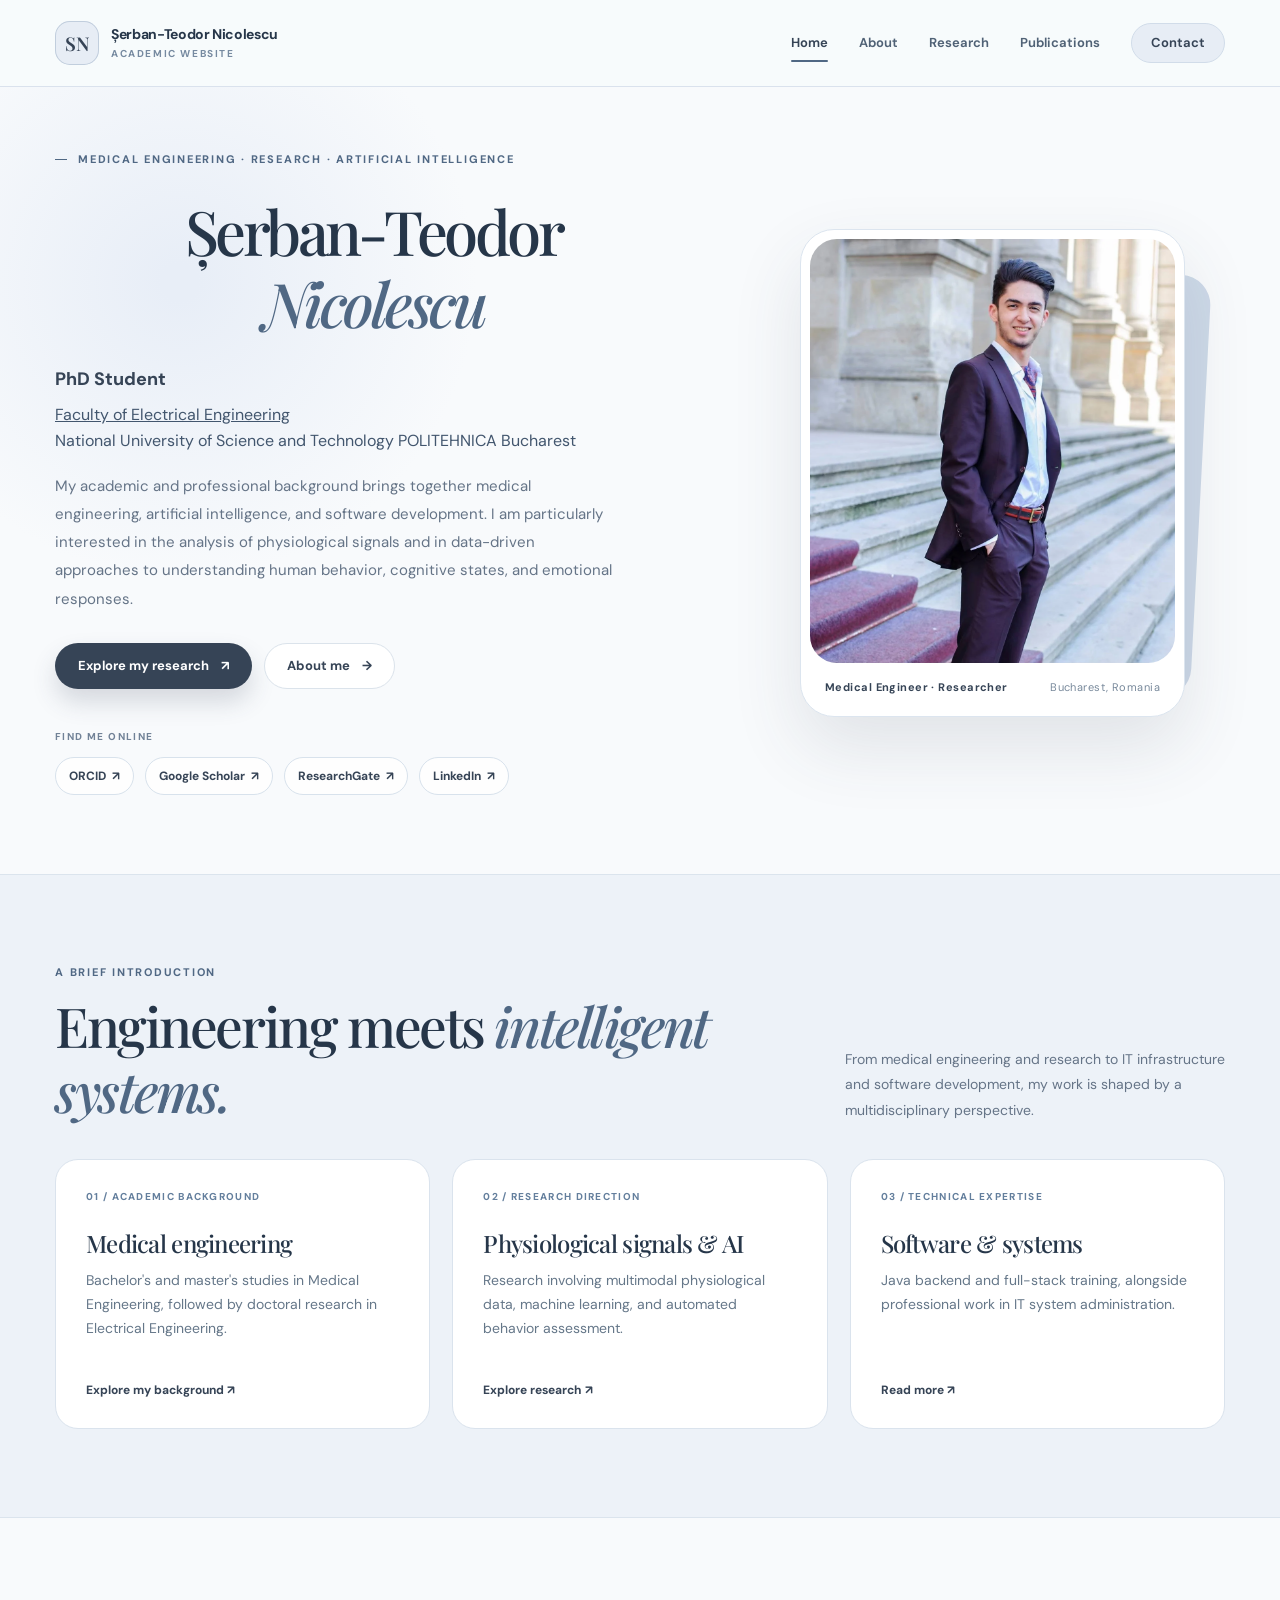
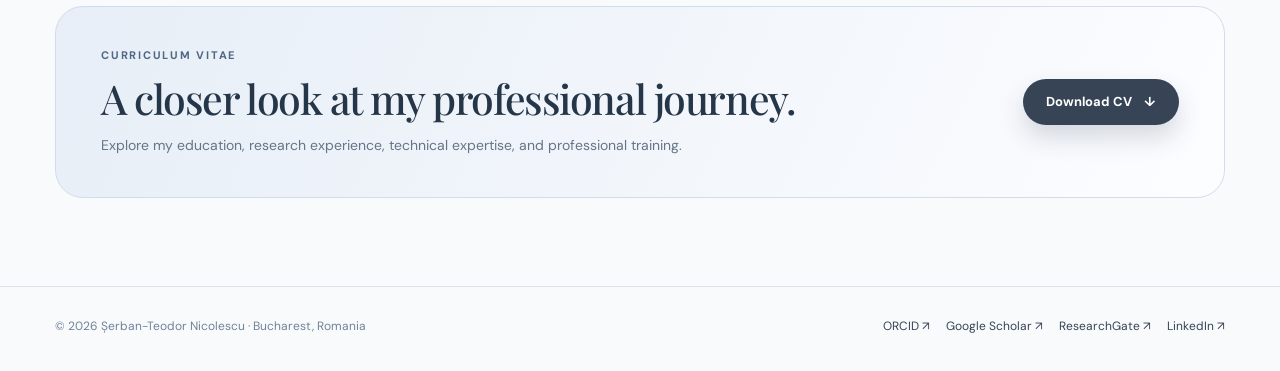
<file: index.html>
<!DOCTYPE html>
<html lang="en">
<head>
  <meta charset="utf-8">
  <meta name="viewport" content="width=device-width, initial-scale=1">
  <meta name="theme-color" content="#f8fafc">
  <meta name="description" content="Academic profile of Șerban-Teodor Nicolescu, medical engineer and PhD student at POLITEHNICA Bucharest.">
  <meta property="og:type" content="website">
  <meta property="og:title" content="Home | Șerban-Teodor Nicolescu">
  <meta property="og:description" content="Academic profile of Șerban-Teodor Nicolescu, medical engineer and PhD student at POLITEHNICA Bucharest.">
  <meta property="og:image" content="https://teodor-nicolescu.github.io/assets/serban-teodor-nicolescu-portrait.webp">
  <meta property="og:site_name" content="Șerban-Teodor Nicolescu | Academic Website">
  <title>Home | Șerban-Teodor Nicolescu</title>
  <link rel="icon" href="assets/favicon.svg" type="image/svg+xml">
  <link rel="preconnect" href="https://fonts.googleapis.com">
  <link rel="preconnect" href="https://fonts.gstatic.com" crossorigin>
  <link href="https://fonts.googleapis.com/css2?family=DM+Sans:wght@400;500;600;700;800&amp;family=Playfair+Display:ital,wght@0,400;0,500;0,600;1,400;1,500&amp;display=swap" rel="stylesheet">
  <link rel="stylesheet" href="styles.css">
  <script src="script.js" defer></script>
</head>
<body>
  <a href="#main" class="skip-link">Skip to content</a>
  <header class="topbar">
    <div class="container topbar-inner">
      <a class="brand" href="index.html" aria-label="Șerban-Teodor Nicolescu — Home">
        <span class="monogram" aria-hidden="true">SN</span>
        <span class="brand-name">Șerban-Teodor Nicolescu<span class="brand-sub">Academic website</span></span>
      </a>
      <button type="button" class="nav-toggle" aria-expanded="false" aria-controls="site-nav">Menu ☰</button>
      <nav class="nav-links" id="site-nav" aria-label="Main navigation"><a href="index.html" aria-current="page">Home</a><a href="about.html">About</a><a href="research.html">Research</a><a href="publications.html">Publications</a><a href="contact.html"  class="nav-contact">Contact</a></nav>
    </div>
  </header>
  <main id="main">

<section class="hero-home" aria-labelledby="home-title">
  <div class="container hero-grid">
    <div class="hero-copy">
      <div class="eyebrow">Medical engineering · Research · Artificial intelligence</div>
      <h1 class="hero-name" id="home-title"><span>Șerban-Teodor</span><span class="last-name">Nicolescu</span></h1>
      <p class="hero-role">PhD Student</p>
      <p class="hero-affiliation"><a href="https://upb.ro/en/faculties/the-faculty-of-electrical-engineering/" target="_blank" rel="noopener noreferrer">Faculty of Electrical Engineering</a><br>National University of Science and Technology POLITEHNICA Bucharest</p>
      <p class="hero-summary">My academic and professional background brings together medical engineering, artificial intelligence, and software development. I am particularly interested in the analysis of physiological signals and in data-driven approaches to understanding human behavior, cognitive states, and emotional responses.</p>
      <div class="hero-actions">
        <a class="btn btn-primary" href="research.html">Explore my research <span aria-hidden="true">↗</span></a>
        <a class="btn btn-soft" href="about.html">About me <span aria-hidden="true">→</span></a>
      </div>
      <div class="profile-line" aria-label="Academic and professional profiles"><span class="profile-label">Find me online</span><a class="profile-pill" href="https://orcid.org/0009-0004-1196-2069" target="_blank" rel="noopener noreferrer">ORCID <span aria-hidden="true">↗</span></a><a class="profile-pill" href="https://scholar.google.com/citations?user=M1yoOGwAAAAJ&amp;hl=en&amp;oi=ao" target="_blank" rel="noopener noreferrer">Google Scholar <span aria-hidden="true">↗</span></a><a class="profile-pill" href="https://www.researchgate.net/profile/Serban-Teodor-Nicolescu" target="_blank" rel="noopener noreferrer">ResearchGate <span aria-hidden="true">↗</span></a><a class="profile-pill" href="https://www.linkedin.com/in/serban-teodor-nicolescu/" target="_blank" rel="noopener noreferrer">LinkedIn <span aria-hidden="true">↗</span></a></div>
    </div>
    <figure class="portrait-wrap">
      <img src="assets/serban-teodor-nicolescu-portrait.webp" alt="Portrait of Șerban-Teodor Nicolescu outdoors, wearing a dark suit" width="1300" height="1300" fetchpriority="high" decoding="async">
      <figcaption class="portrait-caption"><strong>Medical Engineer · Researcher</strong><span>Bucharest, Romania</span></figcaption>
    </figure>
  </div>
</section>
<section class="section section-tinted">
  <div class="container">
    <div class="section-head"><div><div class="section-label">A brief introduction</div><h2>Engineering meets <span class="em">intelligent systems.</span></h2></div><p>From medical engineering and research to IT infrastructure and software development, my work is shaped by a multidisciplinary perspective.</p></div>
    <div class="feature-grid">
      <a class="feature-card" href="about.html#education"><span class="card-label">01 / Academic background</span><h3>Medical engineering</h3><p>Bachelor's and master's studies in Medical Engineering, followed by doctoral research in Electrical Engineering.</p><span class="card-cta">Explore my background ↗</span></a>
      <a class="feature-card" href="research.html"><span class="card-label">02 / Research direction</span><h3>Physiological signals &amp; AI</h3><p>Research involving multimodal physiological data, machine learning, and automated behavior assessment.</p><span class="card-cta">Explore research ↗</span></a>
      <a class="feature-card" href="about.html#software"><span class="card-label">03 / Technical expertise</span><h3>Software &amp; systems</h3><p>Java backend and full-stack training, alongside professional work in IT system administration.</p><span class="card-cta">Read more ↗</span></a>
    </div>
  </div>
</section>
<section class="section">
  <div class="container home-band">
    <div><div class="section-label">Curriculum vitae</div><h2>A closer look at my professional journey.</h2><p>Explore my education, research experience, technical expertise, and professional training.</p></div>
    <a class="btn btn-primary" href="assets/Serban-Teodor_Nicolescu_CV.pdf" download="Serban-Teodor_Nicolescu_CV.pdf">Download CV <span aria-hidden="true">↓</span></a>
  </div>
</section>


  </main>
  <footer class="footer">
    <div class="container footer-inner">
      <span>© <span data-year>2026</span> Șerban-Teodor Nicolescu · Bucharest, Romania</span>
      <div class="footer-links"><a class="footer-profile" href="https://orcid.org/0009-0004-1196-2069" target="_blank" rel="noopener noreferrer">ORCID <span aria-hidden="true">↗</span></a><a class="footer-profile" href="https://scholar.google.com/citations?user=M1yoOGwAAAAJ&amp;hl=en&amp;oi=ao" target="_blank" rel="noopener noreferrer">Google Scholar <span aria-hidden="true">↗</span></a><a class="footer-profile" href="https://www.researchgate.net/profile/Serban-Teodor-Nicolescu" target="_blank" rel="noopener noreferrer">ResearchGate <span aria-hidden="true">↗</span></a><a class="footer-profile" href="https://www.linkedin.com/in/serban-teodor-nicolescu/" target="_blank" rel="noopener noreferrer">LinkedIn <span aria-hidden="true">↗</span></a></div>
    </div>
  </footer>
</body>
</html>
</file>
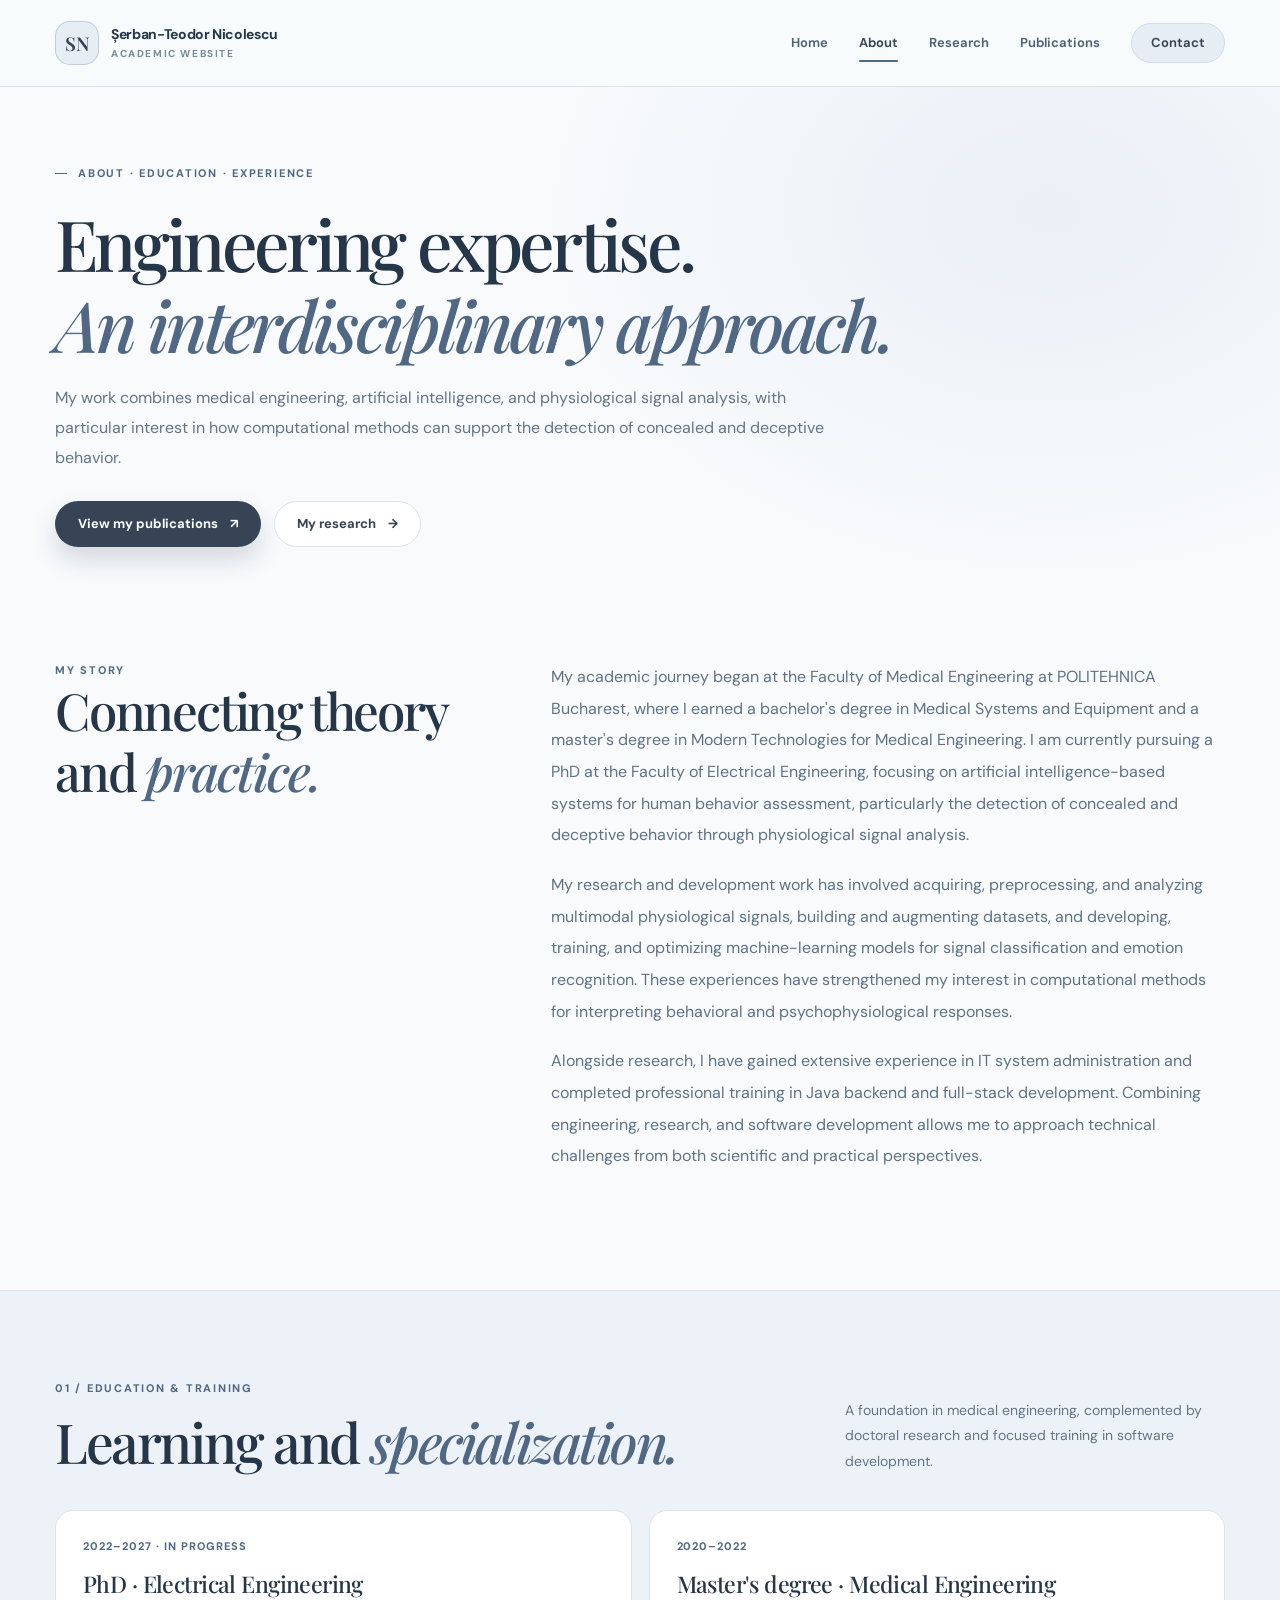
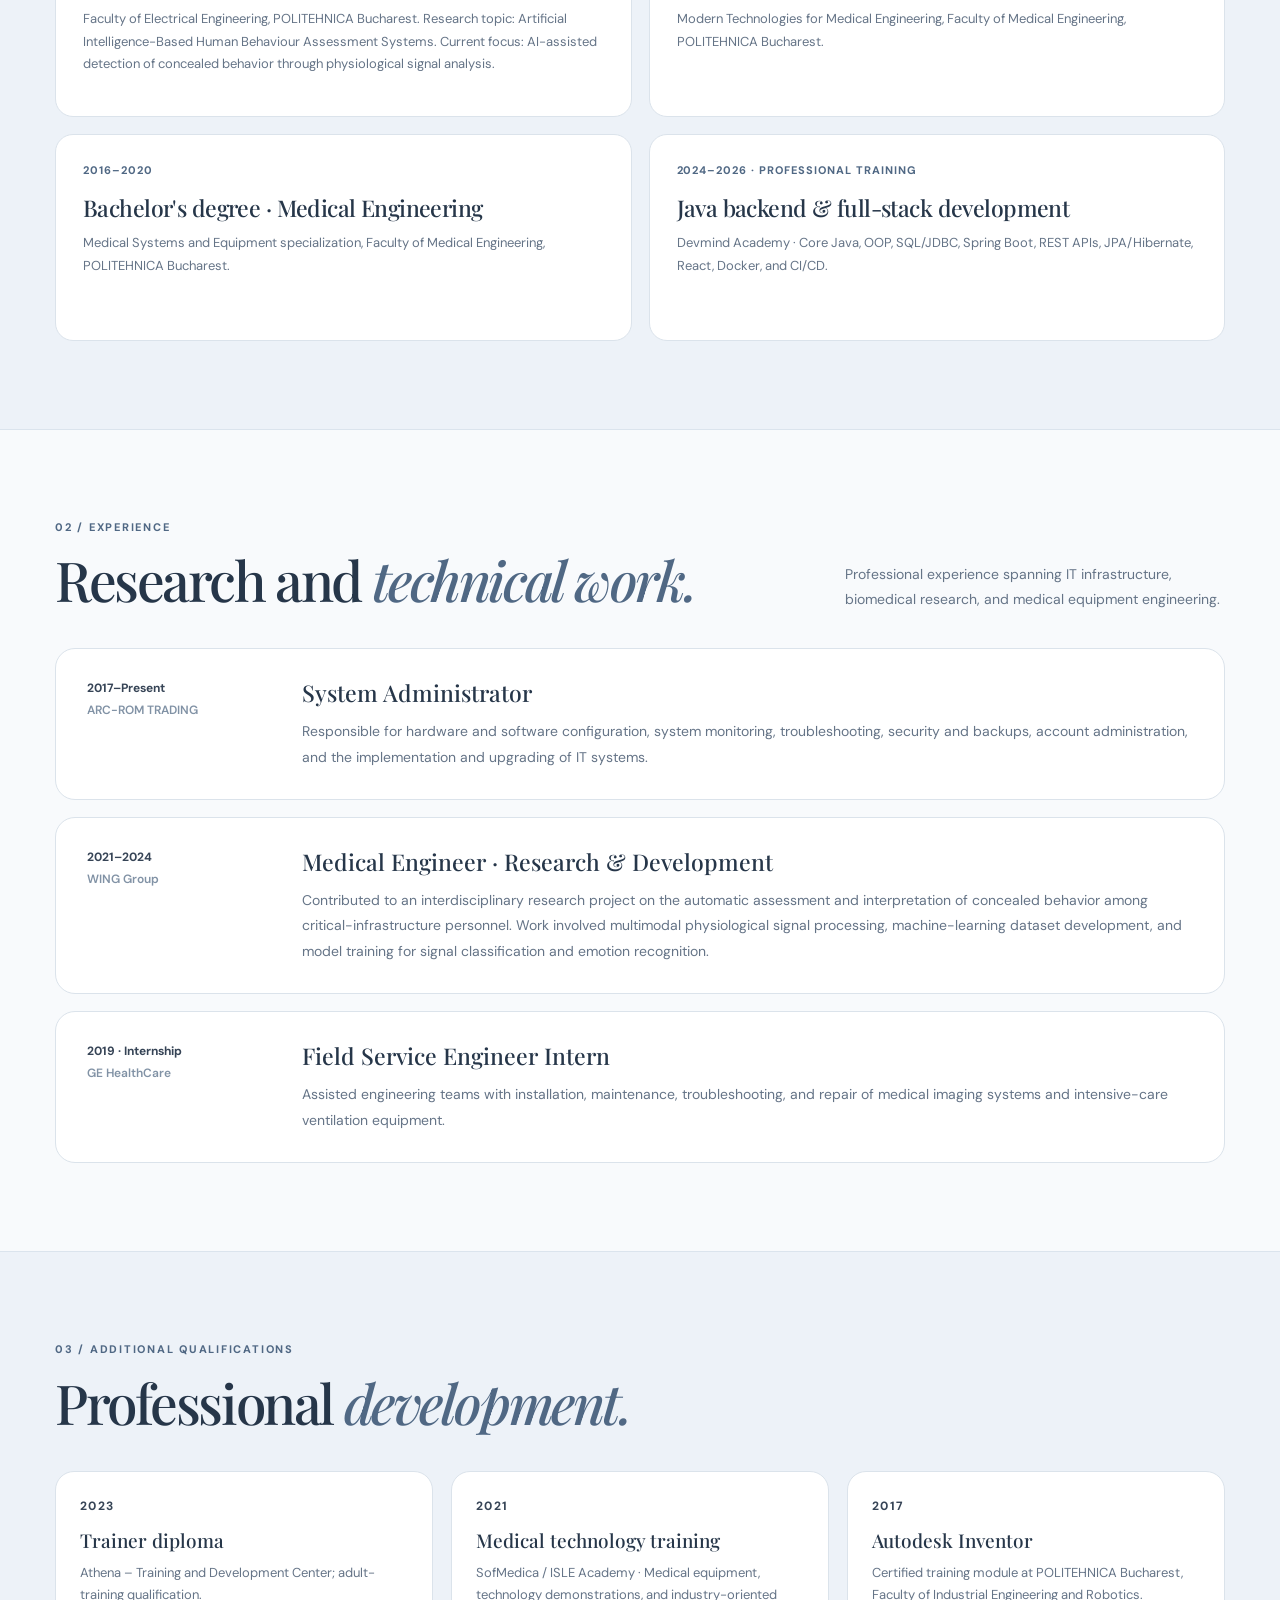
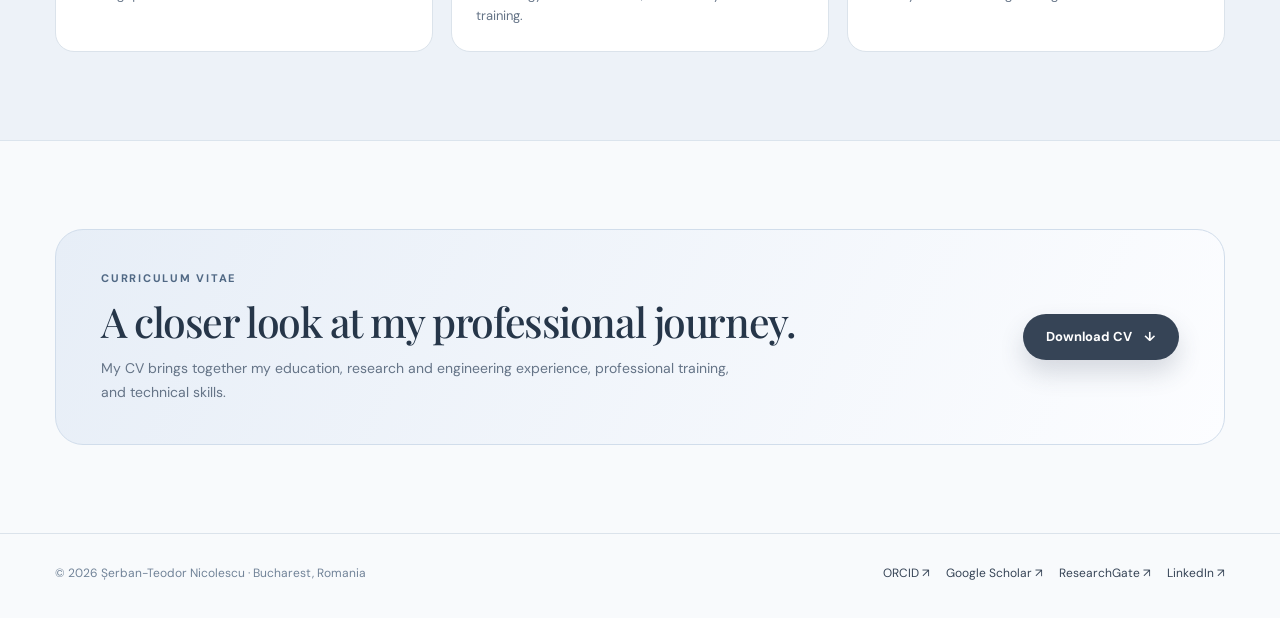
<file: about.html>
<!DOCTYPE html>
<html lang="en">
<head>
  <meta charset="utf-8">
  <meta name="viewport" content="width=device-width, initial-scale=1">
  <meta name="theme-color" content="#f8fafc">
  <meta name="description" content="Education and professional experience of Șerban-Teodor Nicolescu, medical engineer and PhD student.">
  <meta property="og:type" content="website">
  <meta property="og:title" content="About | Șerban-Teodor Nicolescu">
  <meta property="og:description" content="Education and professional experience of Șerban-Teodor Nicolescu, medical engineer and PhD student.">
  <meta property="og:image" content="https://teodor-nicolescu.github.io/assets/serban-teodor-nicolescu-portrait.webp">
  <meta property="og:site_name" content="Șerban-Teodor Nicolescu | Academic Website">
  <title>About | Șerban-Teodor Nicolescu</title>
  <link rel="icon" href="assets/favicon.svg" type="image/svg+xml">
  <link rel="preconnect" href="https://fonts.googleapis.com">
  <link rel="preconnect" href="https://fonts.gstatic.com" crossorigin>
  <link href="https://fonts.googleapis.com/css2?family=DM+Sans:wght@400;500;600;700;800&amp;family=Playfair+Display:ital,wght@0,400;0,500;0,600;1,400;1,500&amp;display=swap" rel="stylesheet">
  <link rel="stylesheet" href="styles.css">
  <script src="script.js" defer></script>
</head>
<body>
  <a href="#main" class="skip-link">Skip to content</a>
  <header class="topbar">
    <div class="container topbar-inner">
      <a class="brand" href="index.html" aria-label="Șerban-Teodor Nicolescu — Home">
        <span class="monogram" aria-hidden="true">SN</span>
        <span class="brand-name">Șerban-Teodor Nicolescu<span class="brand-sub">Academic website</span></span>
      </a>
      <button type="button" class="nav-toggle" aria-expanded="false" aria-controls="site-nav">Menu ☰</button>
      <nav class="nav-links" id="site-nav" aria-label="Main navigation"><a href="index.html">Home</a><a href="about.html" aria-current="page">About</a><a href="research.html">Research</a><a href="publications.html">Publications</a><a href="contact.html"  class="nav-contact">Contact</a></nav>
    </div>
  </header>
  <main id="main">

<section class="page-intro" aria-labelledby="page-title"><div class="container"><div class="eyebrow">About · Education · Experience</div><h1 id="page-title">Engineering expertise.<br><span class="em">An interdisciplinary approach.</span></h1><p>My work combines medical engineering, artificial intelligence, and physiological signal analysis, with particular interest in how computational methods can support the detection of concealed and deceptive behavior.</p><div class="intro-actions"><a class="btn btn-primary" href="publications.html">View my publications <span aria-hidden="true">↗</span></a><a class="btn btn-soft" href="research.html">My research <span aria-hidden="true">→</span></a></div></div></section>
<section class="section" style="padding-top:34px"><div class="container about-lead">
  <div><div class="section-label">My story</div><h2>Connecting theory and <span class="em">practice.</span></h2></div>
  <div><p>My academic journey began at the Faculty of Medical Engineering at POLITEHNICA Bucharest, where I earned a bachelor's degree in Medical Systems and Equipment and a master's degree in Modern Technologies for Medical Engineering. I am currently pursuing a PhD at the Faculty of Electrical Engineering, focusing on artificial intelligence-based systems for human behavior assessment, particularly the detection of concealed and deceptive behavior through physiological signal analysis.</p>
  <p>My research and development work has involved acquiring, preprocessing, and analyzing multimodal physiological signals, building and augmenting datasets, and developing, training, and optimizing machine-learning models for signal classification and emotion recognition. These experiences have strengthened my interest in computational methods for interpreting behavioral and psychophysiological responses.</p>
  <p>Alongside research, I have gained extensive experience in IT system administration and completed professional training in Java backend and full-stack development. Combining engineering, research, and software development allows me to approach technical challenges from both scientific and practical perspectives.</p></div>
</div></section>
<section class="section section-tinted" id="education"><div class="container">
  <div class="section-head"><div><div class="section-label">01 / Education &amp; training</div><h2>Learning and <span class="em">specialization.</span></h2></div><p>A foundation in medical engineering, complemented by doctoral research and focused training in software development.</p></div>
  <div class="timeline">
    <article class="timeline-card"><div class="card-dates">2022–2027 · In progress</div><h3>PhD · Electrical Engineering</h3><p>Faculty of Electrical Engineering, POLITEHNICA Bucharest. Research topic: Artificial Intelligence-Based Human Behaviour Assessment Systems. Current focus: AI-assisted detection of concealed behavior through physiological signal analysis.</p></article>
    <article class="timeline-card"><div class="card-dates">2020–2022</div><h3>Master's degree · Medical Engineering</h3><p>Modern Technologies for Medical Engineering, Faculty of Medical Engineering, POLITEHNICA Bucharest.</p></article>
    <article class="timeline-card"><div class="card-dates">2016–2020</div><h3>Bachelor's degree · Medical Engineering</h3><p>Medical Systems and Equipment specialization, Faculty of Medical Engineering, POLITEHNICA Bucharest.</p></article>
    <article class="timeline-card" id="software"><div class="card-dates">2024–2026 · Professional training</div><h3>Java backend &amp; full-stack development</h3><p>Devmind Academy · Core Java, OOP, SQL/JDBC, Spring Boot, REST APIs, JPA/Hibernate, React, Docker, and CI/CD.</p></article>
  </div>
</div></section>
<section class="section" id="experience"><div class="container">
  <div class="section-head"><div><div class="section-label">02 / Experience</div><h2>Research and <span class="em">technical work.</span></h2></div><p>Professional experience spanning IT infrastructure, biomedical research, and medical equipment engineering.</p></div>
  <div class="experience-list">
    <article class="experience-item"><div class="exp-meta">2017–Present<span>ARC-ROM TRADING</span></div><div><h3>System Administrator</h3><p>Responsible for hardware and software configuration, system monitoring, troubleshooting, security and backups, account administration, and the implementation and upgrading of IT systems.</p></div></article>
    <article class="experience-item"><div class="exp-meta">2021–2024<span>WING Group</span></div><div><h3>Medical Engineer · Research &amp; Development</h3><p>Contributed to an interdisciplinary research project on the automatic assessment and interpretation of concealed behavior among critical-infrastructure personnel. Work involved multimodal physiological signal processing, machine-learning dataset development, and model training for signal classification and emotion recognition.</p></div></article>
    <article class="experience-item"><div class="exp-meta">2019 · Internship<span>GE HealthCare</span></div><div><h3>Field Service Engineer Intern</h3><p>Assisted engineering teams with installation, maintenance, troubleshooting, and repair of medical imaging systems and intensive-care ventilation equipment.</p></div></article>
  </div>
</div></section>
<section class="section section-tinted"><div class="container">
  <div class="section-head"><div><div class="section-label">03 / Additional qualifications</div><h2>Professional <span class="em">development.</span></h2></div></div>
  <div class="honors-grid">
    <article class="honor"><div class="year">2023</div><h3>Trainer diploma</h3><p>Athena – Training and Development Center; adult-training qualification.</p></article>
    <article class="honor"><div class="year">2021</div><h3>Medical technology training</h3><p>SofMedica / ISLE Academy · Medical equipment, technology demonstrations, and industry-oriented training.</p></article>
    <article class="honor"><div class="year">2017</div><h3>Autodesk Inventor</h3><p>Certified training module at POLITEHNICA Bucharest, Faculty of Industrial Engineering and Robotics.</p></article>
  </div>
</div></section>
<section class="section"><div class="container home-band"><div><div class="section-label">Curriculum vitae</div><h2>A closer look at my professional journey.</h2><p>My CV brings together my education, research and engineering experience, professional training, and technical skills.</p></div><a class="btn btn-primary" href="assets/Serban-Teodor_Nicolescu_CV.pdf" download="Serban-Teodor_Nicolescu_CV.pdf">Download CV <span aria-hidden="true">↓</span></a></div></section>


  </main>
  <footer class="footer">
    <div class="container footer-inner">
      <span>© <span data-year>2026</span> Șerban-Teodor Nicolescu · Bucharest, Romania</span>
      <div class="footer-links"><a class="footer-profile" href="https://orcid.org/0009-0004-1196-2069" target="_blank" rel="noopener noreferrer">ORCID <span aria-hidden="true">↗</span></a><a class="footer-profile" href="https://scholar.google.com/citations?user=M1yoOGwAAAAJ&amp;hl=en&amp;oi=ao" target="_blank" rel="noopener noreferrer">Google Scholar <span aria-hidden="true">↗</span></a><a class="footer-profile" href="https://www.researchgate.net/profile/Serban-Teodor-Nicolescu" target="_blank" rel="noopener noreferrer">ResearchGate <span aria-hidden="true">↗</span></a><a class="footer-profile" href="https://www.linkedin.com/in/serban-teodor-nicolescu/" target="_blank" rel="noopener noreferrer">LinkedIn <span aria-hidden="true">↗</span></a></div>
    </div>
  </footer>
</body>
</html>
</file>
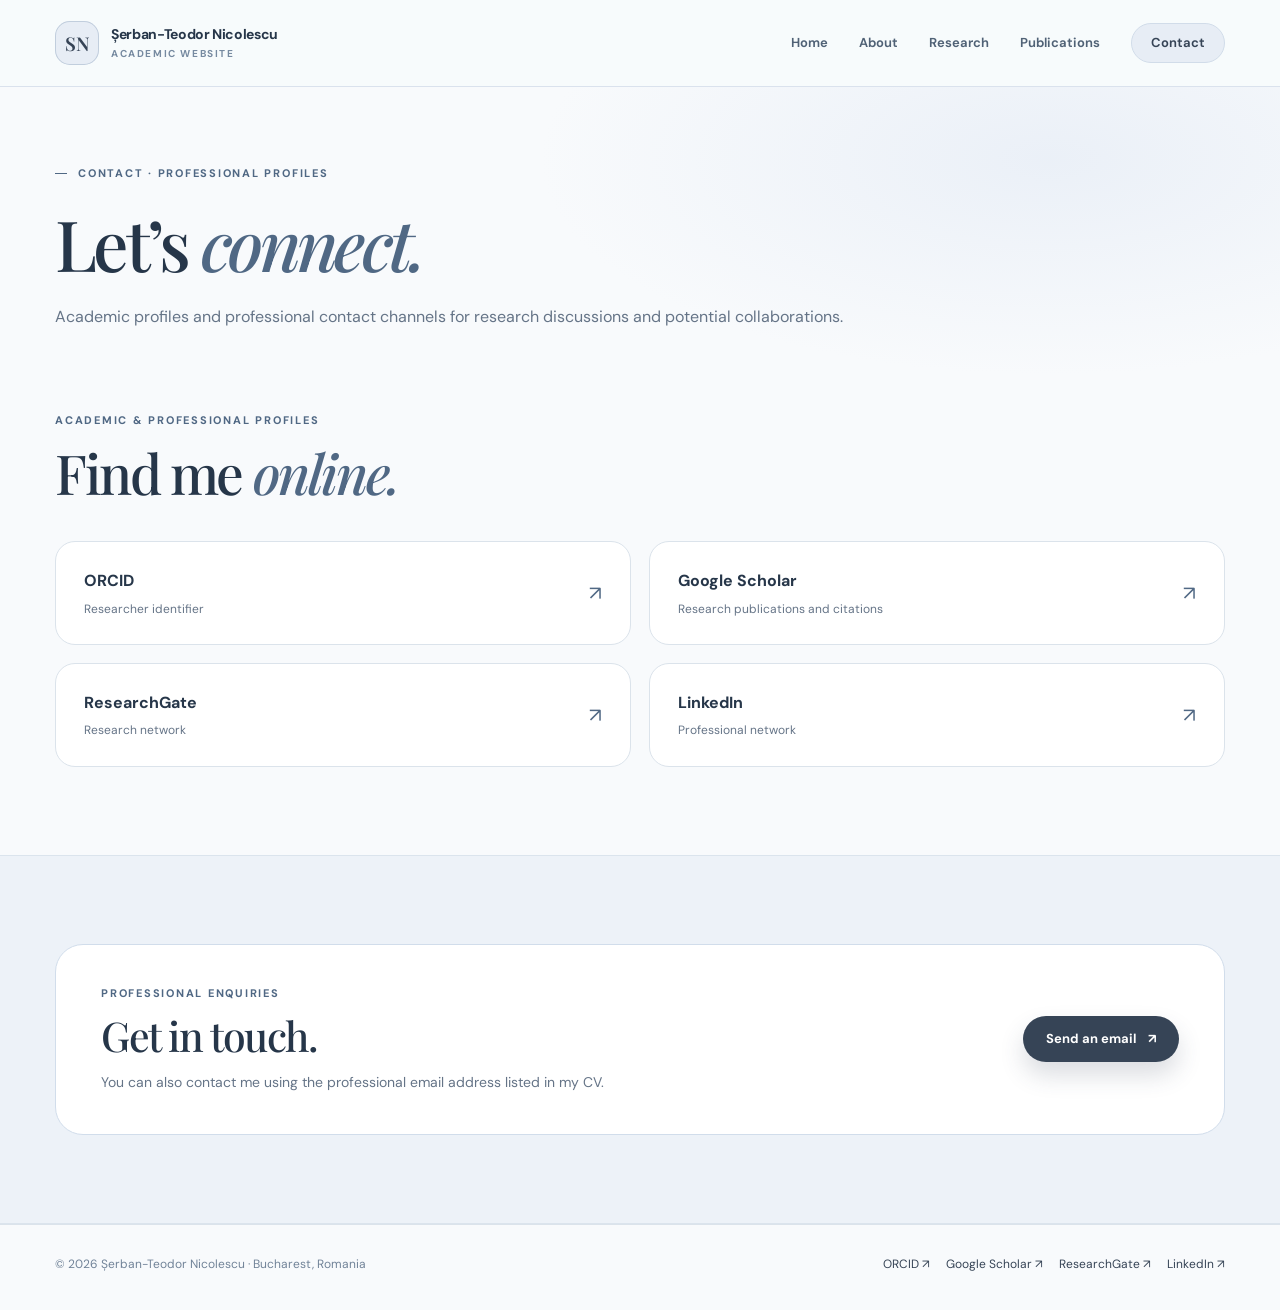
<file: contact.html>
<!DOCTYPE html>
<html lang="en">
<head>
  <meta charset="utf-8">
  <meta name="viewport" content="width=device-width, initial-scale=1">
  <meta name="theme-color" content="#f8fafc">
  <meta name="description" content="ORCID, Google Scholar, ResearchGate, LinkedIn, and email contact for Șerban-Teodor Nicolescu.">
  <meta property="og:type" content="website">
  <meta property="og:title" content="Contact | Șerban-Teodor Nicolescu">
  <meta property="og:description" content="ORCID, Google Scholar, ResearchGate, LinkedIn, and email contact for Șerban-Teodor Nicolescu.">
  <meta property="og:image" content="https://teodor-nicolescu.github.io/assets/serban-teodor-nicolescu-portrait.webp">
  <meta property="og:site_name" content="Șerban-Teodor Nicolescu | Academic Website">
  <title>Contact | Șerban-Teodor Nicolescu</title>
  <link rel="icon" href="assets/favicon.svg" type="image/svg+xml">
  <link rel="preconnect" href="https://fonts.googleapis.com">
  <link rel="preconnect" href="https://fonts.gstatic.com" crossorigin>
  <link href="https://fonts.googleapis.com/css2?family=DM+Sans:wght@400;500;600;700;800&amp;family=Playfair+Display:ital,wght@0,400;0,500;0,600;1,400;1,500&amp;display=swap" rel="stylesheet">
  <link rel="stylesheet" href="styles.css">
  <script src="script.js" defer></script>
</head>
<body>
  <a href="#main" class="skip-link">Skip to content</a>
  <header class="topbar">
    <div class="container topbar-inner">
      <a class="brand" href="index.html" aria-label="Șerban-Teodor Nicolescu — Home">
        <span class="monogram" aria-hidden="true">SN</span>
        <span class="brand-name">Șerban-Teodor Nicolescu<span class="brand-sub">Academic website</span></span>
      </a>
      <button type="button" class="nav-toggle" aria-expanded="false" aria-controls="site-nav">Menu ☰</button>
      <nav class="nav-links" id="site-nav" aria-label="Main navigation"><a href="index.html">Home</a><a href="about.html">About</a><a href="research.html">Research</a><a href="publications.html">Publications</a><a href="contact.html" aria-current="page" class="nav-contact">Contact</a></nav>
    </div>
  </header>
  <main id="main">

<section class="page-intro" aria-labelledby="page-title"><div class="container"><div class="eyebrow">Contact · Professional profiles</div><h1 id="page-title">Let’s <span class="em">connect.</span></h1><p>Academic profiles and professional contact channels for research discussions and potential collaborations.</p></div></section>
<section class="section" style="padding-top:24px"><div class="container"><div class="section-head"><div><div class="section-label">Academic &amp; professional profiles</div><h2>Find me <span class="em">online.</span></h2></div></div><div class="profile-grid"><a class="profile-card" href="https://orcid.org/0009-0004-1196-2069" target="_blank" rel="noopener noreferrer"><span><strong>ORCID</strong><small>Researcher identifier</small></span><span class="arrow" aria-hidden="true">↗</span></a><a class="profile-card" href="https://scholar.google.com/citations?user=M1yoOGwAAAAJ&amp;hl=en&amp;oi=ao" target="_blank" rel="noopener noreferrer"><span><strong>Google Scholar</strong><small>Research publications and citations</small></span><span class="arrow" aria-hidden="true">↗</span></a><a class="profile-card" href="https://www.researchgate.net/profile/Serban-Teodor-Nicolescu" target="_blank" rel="noopener noreferrer"><span><strong>ResearchGate</strong><small>Research network</small></span><span class="arrow" aria-hidden="true">↗</span></a><a class="profile-card" href="https://www.linkedin.com/in/serban-teodor-nicolescu/" target="_blank" rel="noopener noreferrer"><span><strong>LinkedIn</strong><small>Professional network</small></span><span class="arrow" aria-hidden="true">↗</span></a></div></div></section>
<section class="section section-tinted"><div class="container home-band" style="background:#fff"><div><div class="section-label">Professional enquiries</div><h2>Get in touch.</h2><p>You can also contact me using the professional email address listed in my CV.</p></div><a class="btn btn-primary" href="mailto:nicolescu.teodor7@yahoo.com">Send an email <span aria-hidden="true">↗</span></a></div></section>


  </main>
  <footer class="footer">
    <div class="container footer-inner">
      <span>© <span data-year>2026</span> Șerban-Teodor Nicolescu · Bucharest, Romania</span>
      <div class="footer-links"><a class="footer-profile" href="https://orcid.org/0009-0004-1196-2069" target="_blank" rel="noopener noreferrer">ORCID <span aria-hidden="true">↗</span></a><a class="footer-profile" href="https://scholar.google.com/citations?user=M1yoOGwAAAAJ&amp;hl=en&amp;oi=ao" target="_blank" rel="noopener noreferrer">Google Scholar <span aria-hidden="true">↗</span></a><a class="footer-profile" href="https://www.researchgate.net/profile/Serban-Teodor-Nicolescu" target="_blank" rel="noopener noreferrer">ResearchGate <span aria-hidden="true">↗</span></a><a class="footer-profile" href="https://www.linkedin.com/in/serban-teodor-nicolescu/" target="_blank" rel="noopener noreferrer">LinkedIn <span aria-hidden="true">↗</span></a></div>
    </div>
  </footer>
</body>
</html>
</file>
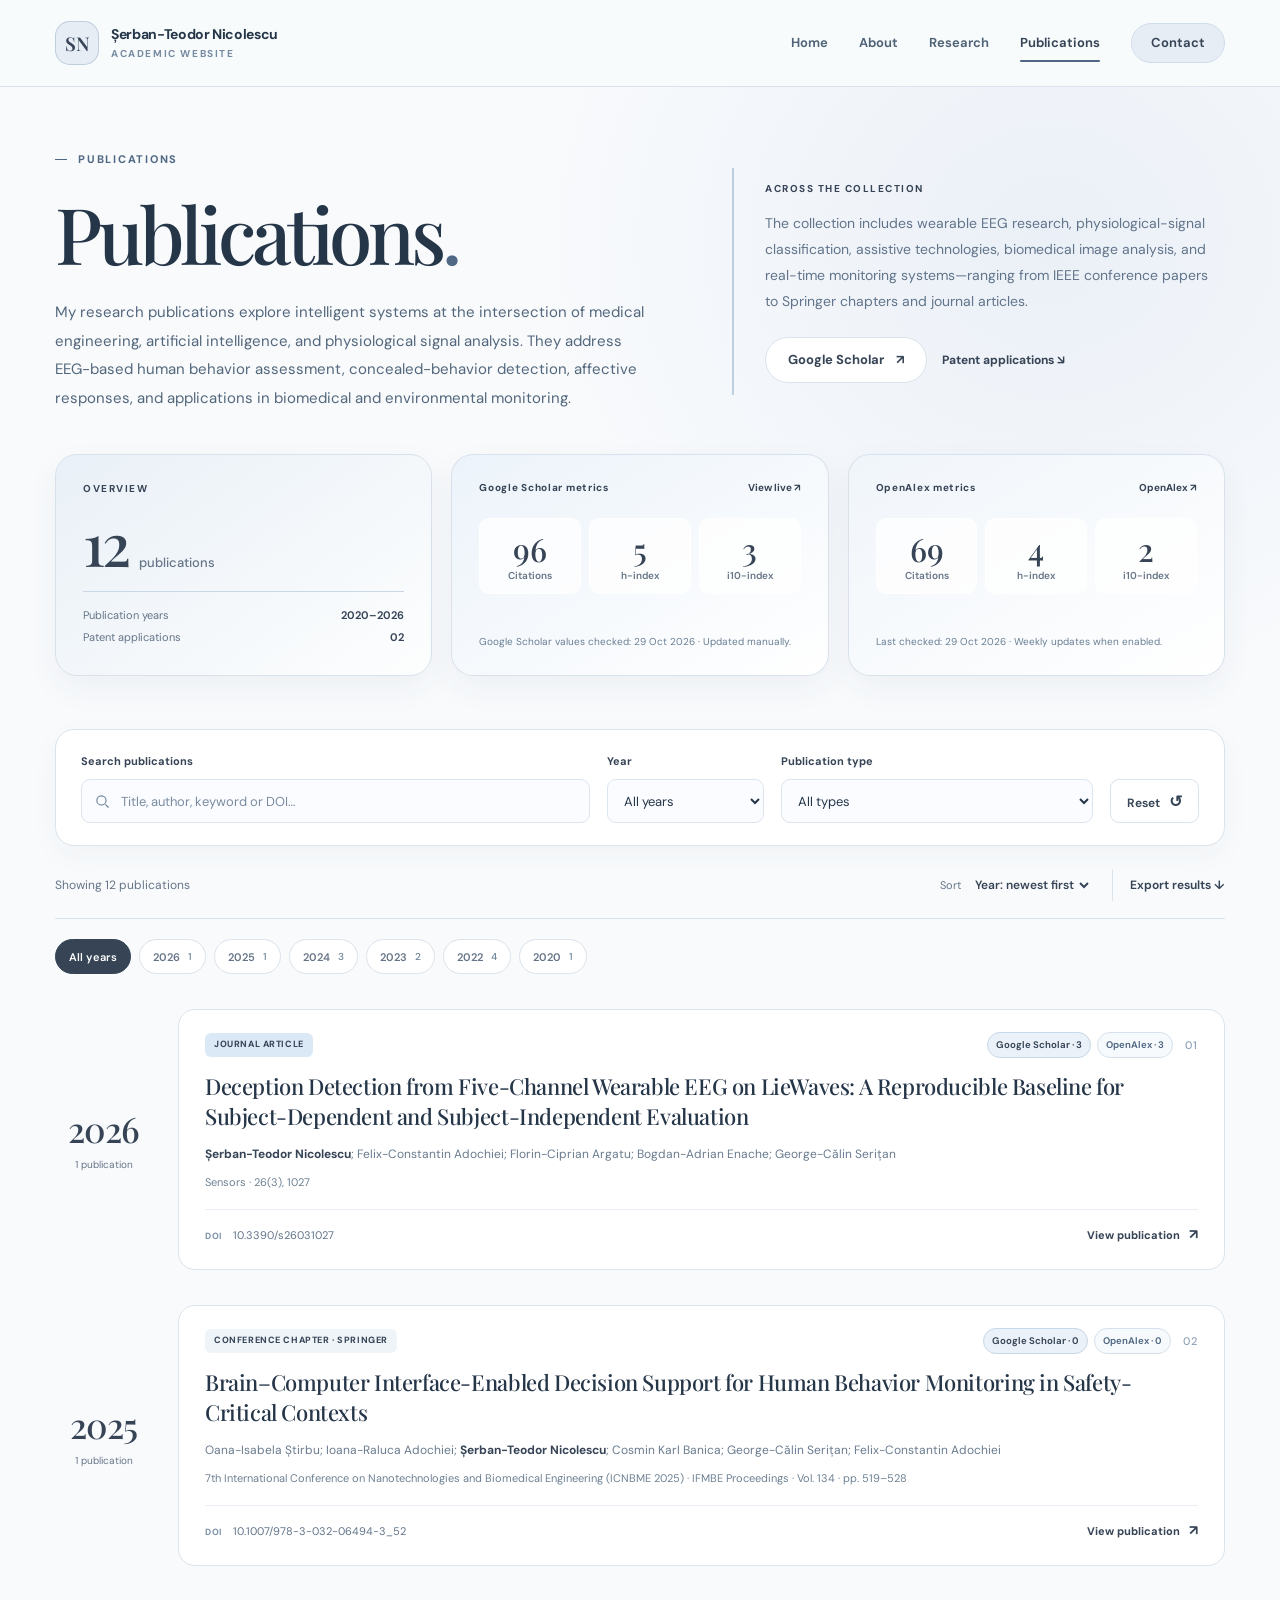
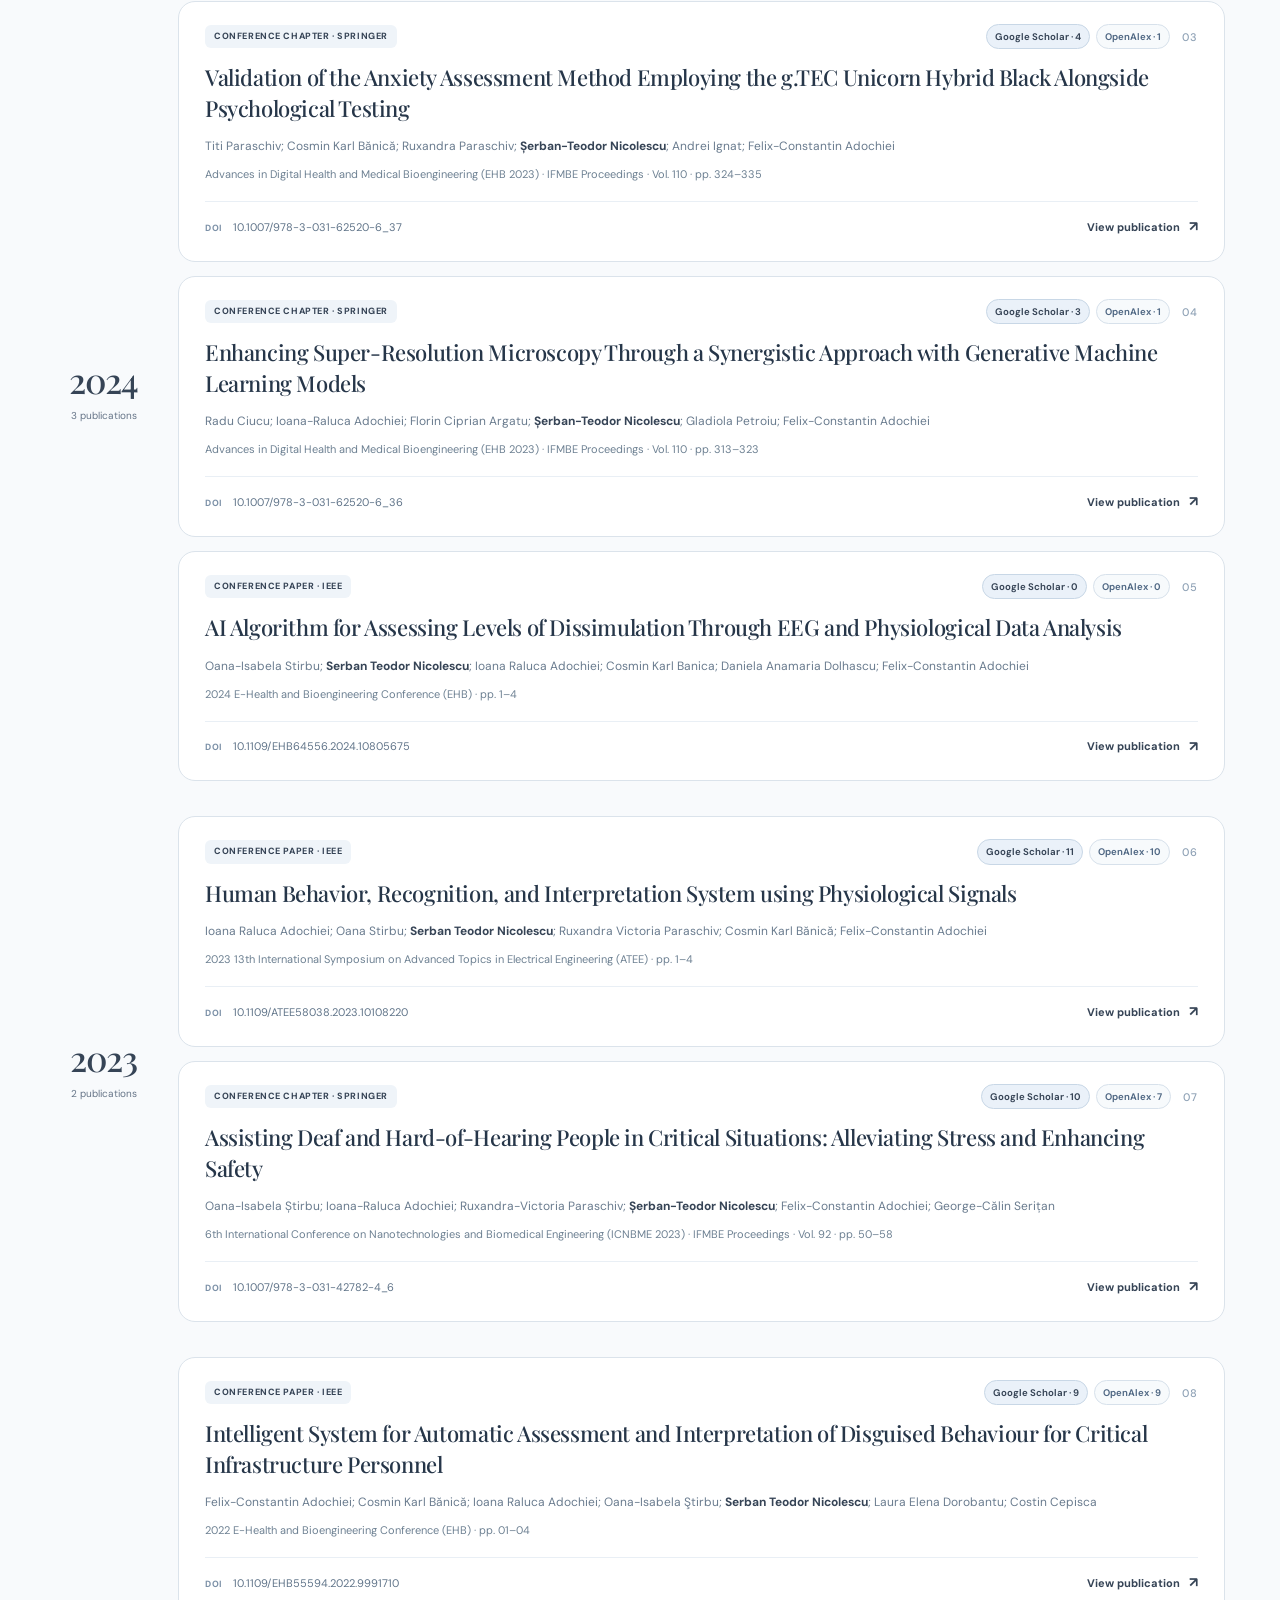
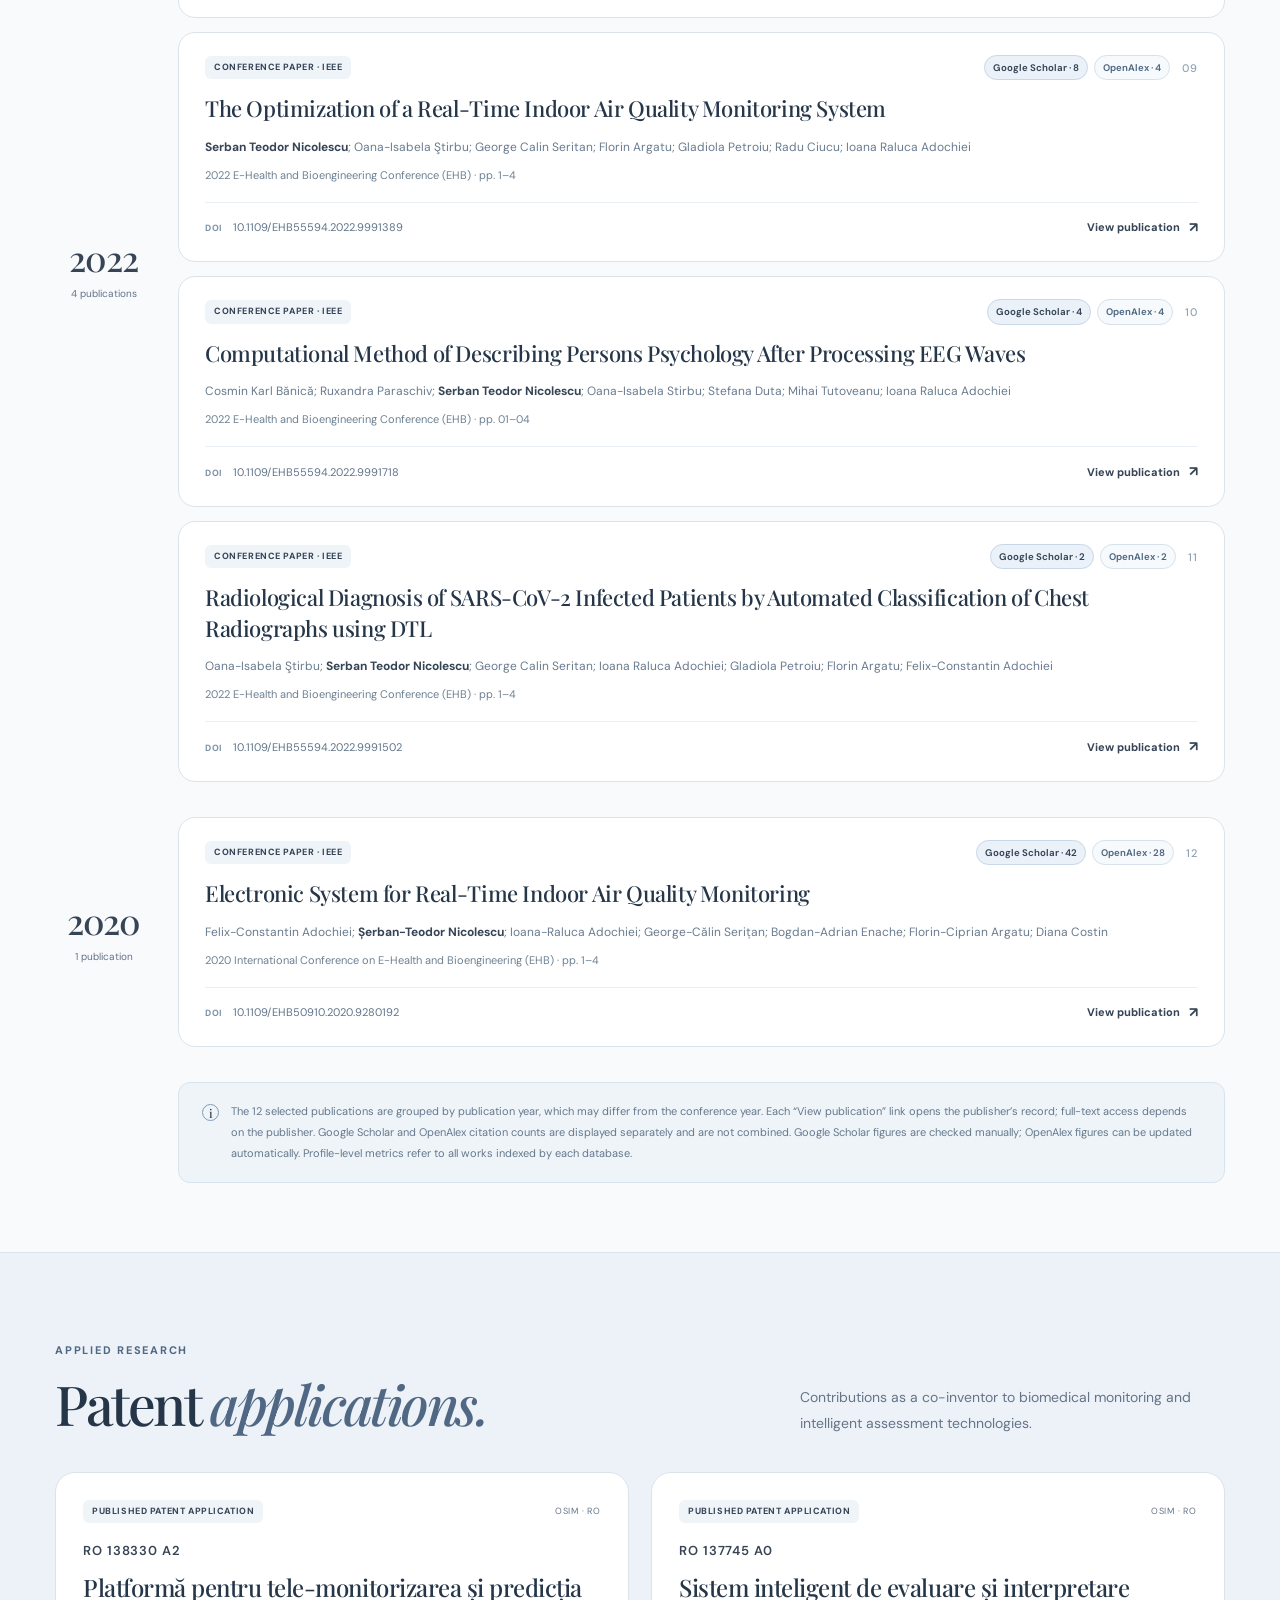
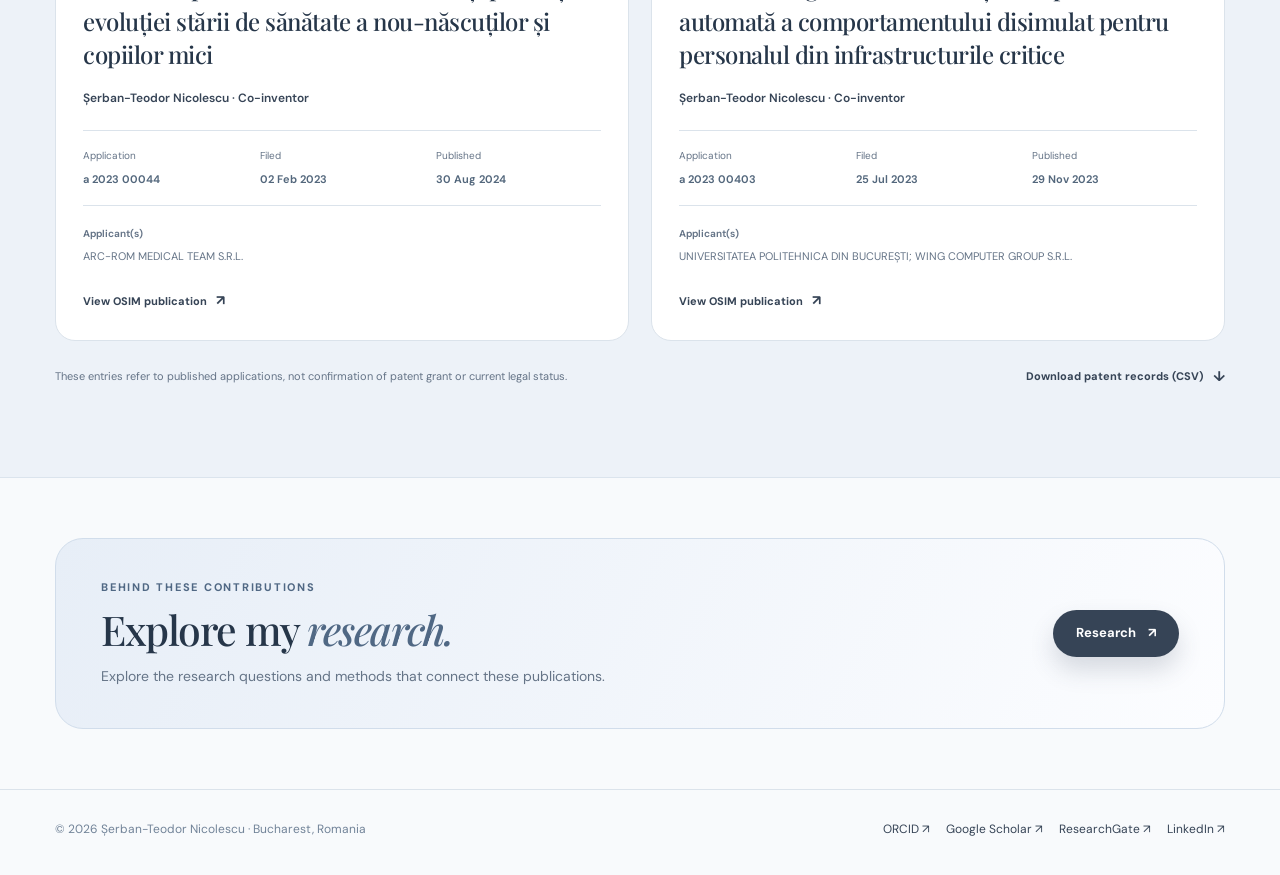
<file: publications.html>
<!DOCTYPE html>

<html lang="en">
<head>
<meta charset="utf-8"/>
<meta content="width=device-width, initial-scale=1" name="viewport"/>
<meta content="#f8fafc" name="theme-color"/>
<meta content="Research publications of Șerban-Teodor Nicolescu: browse by year and publication type, view publisher records, compare citation counts, and export CSV." name="description"/>
<meta content="website" property="og:type"/>
<meta content="Publications | Șerban-Teodor Nicolescu" property="og:title"/>
<meta content="Research publications of Șerban-Teodor Nicolescu: browse by year and publication type, view publisher records, compare citation counts, and export CSV." property="og:description"/>
<meta content="https://teodor-nicolescu.github.io/assets/serban-teodor-nicolescu-portrait.webp" property="og:image"/>
<meta content="Șerban-Teodor Nicolescu | Academic Website" property="og:site_name"/>
<title>Publications | Șerban-Teodor Nicolescu</title>
<link href="assets/favicon.svg" rel="icon" type="image/svg+xml"/>
<link href="https://fonts.googleapis.com" rel="preconnect"/>
<link crossorigin="" href="https://fonts.gstatic.com" rel="preconnect"/>
<link href="https://fonts.googleapis.com/css2?family=DM+Sans:wght@400;500;600;700;800&amp;family=Playfair+Display:ital,wght@0,400;0,500;0,600;1,400;1,500&amp;display=swap" rel="stylesheet"/>
<link href="styles.css" rel="stylesheet"/>
<script defer="" src="script.js"></script>
<link href="publications.css" rel="stylesheet"/><script defer="" src="publications.js"></script><script defer="" src="citations.js"></script><script defer="" src="google-scholar.js"></script></head>
<body class="publications-page">
<a class="skip-link" href="#main">Skip to content</a>
<header class="topbar">
<div class="container topbar-inner">
<a aria-label="Șerban-Teodor Nicolescu — Home" class="brand" href="index.html">
<span aria-hidden="true" class="monogram">SN</span>
<span class="brand-name">Șerban-Teodor Nicolescu<span class="brand-sub">Academic website</span></span>
</a>
<button aria-controls="site-nav" aria-expanded="false" class="nav-toggle" type="button">Menu ☰</button>
<nav aria-label="Main navigation" class="nav-links" id="site-nav"><a href="index.html">Home</a><a href="about.html">About</a><a href="research.html">Research</a><a aria-current="page" href="publications.html">Publications</a><a class="nav-contact" href="contact.html">Contact</a></nav>
</div>
</header>
<main id="main">
<section aria-labelledby="page-title" class="page-intro publications-intro">
<div class="container pub-intro-grid">
<div class="pub-intro-top">
<div class="pub-intro-primary">
<div class="eyebrow">Publications</div>
<h1 id="page-title">Publications<span class="pub-title-dot">.</span></h1>
<p>My research publications explore intelligent systems at the intersection of medical engineering, artificial intelligence, and physiological signal analysis. They address EEG-based human behavior assessment, concealed-behavior detection, affective responses, and applications in biomedical and environmental monitoring.</p>
</div>
<div class="pub-intro-focus">
<div class="pub-focus-label">Across the collection</div>
<p>The collection includes wearable EEG research, physiological-signal classification, assistive technologies, biomedical image analysis, and real-time monitoring systems—ranging from IEEE conference papers to Springer chapters and journal articles.</p>
<div class="intro-actions">
<a class="btn btn-soft" href="https://scholar.google.com/citations?user=M1yoOGwAAAAJ&amp;hl=en" rel="noopener noreferrer" target="_blank">Google Scholar <span aria-hidden="true">↗</span></a><a class="pub-jump" href="#patent-applications">Patent applications <span aria-hidden="true">↘</span></a></div>
</div>
</div>
<div aria-label="Publication and citation overview" class="pub-stats-grid">
<aside aria-label="Publication overview" class="pub-stats-card pub-overview">
<div class="pub-overview-label">Overview</div>
<div class="pub-overview-number">12 <span>publications</span></div>
<div class="pub-overview-rule"></div>
<div class="pub-overview-details">
<div class="pub-overview-detail"><span>Publication years</span><strong>2020–2026</strong></div><div class="pub-overview-detail"><span>Patent applications</span><strong>02</strong></div></div>
</aside>
<aside aria-label="Google Scholar citation metrics" class="pub-stats-card pub-citation-summary pub-scholar-summary">
<div class="pub-cite-heading"><span>Google Scholar metrics</span><a href="https://scholar.google.com/citations?user=M1yoOGwAAAAJ&amp;hl=en" rel="noopener noreferrer" target="_blank">View live ↗</a></div>
<div class="pub-scholar-unverified" hidden="" id="gs-pending">For current citations, h-index and i10-index, see the live Google Scholar profile.</div>
<div class="pub-metrics-grid" id="gs-metrics-grid">
<div class="pub-metric"><strong id="gs-profile-citations">96</strong><span>Citations</span></div>
<div class="pub-metric"><strong id="gs-h-index">5</strong><span>h-index</span></div>
<div class="pub-metric"><strong id="gs-i10-index">3</strong><span>i10-index</span></div>
</div>
<p class="pub-metrics-caption" id="gs-metrics-caption">Google Scholar values checked: <time datetime="2026-10-29" id="gs-updated">29 Oct 2026</time> · Updated manually.</p>
</aside>
<aside aria-label="OpenAlex citation metrics, updated periodically" class="pub-stats-card pub-citation-summary pub-openalex-summary">
<div class="pub-cite-heading"><span>OpenAlex metrics</span><a href="https://openalex.org/authors/A5020131961" rel="noopener noreferrer" target="_blank">OpenAlex ↗</a></div>
<div class="pub-metrics-grid">
<div class="pub-metric"><strong id="oa-profile-citations">69</strong><span>Citations</span></div>
<div class="pub-metric"><strong id="oa-h-index">4</strong><span>h-index</span></div>
<div class="pub-metric"><strong id="oa-i10-index">2</strong><span>i10-index</span></div>
</div>
<p class="pub-metrics-caption">Last checked: <time datetime="2026-10-29" id="oa-updated">29 Oct 2026</time> · Weekly updates when enabled.</p>
<span hidden="" id="oa-work-count">16</span></aside>
</div>
</div>
</section>
<section aria-label="Publication list" class="pub-catalogue">
<div class="container">
<form aria-label="Search publications" class="pub-filter-panel" hidden="" id="pub-filters" role="search">
<div class="pub-filter-grid"><div class="pub-field pub-search"><label for="pub-search">Search publications</label><div class="pub-search-box"><svg aria-hidden="true" viewbox="0 0 24 24"><circle cx="10.5" cy="10.5" r="6.5"></circle><path d="m16 16 4.5 4.5"></path></svg><input autocomplete="off" id="pub-search" placeholder="Title, author, keyword or DOI…" type="search"/></div></div>
<div class="pub-field"><label for="pub-year">Year</label><select id="pub-year"><option value="all">All years</option><option value="2026">2026</option><option value="2025">2025</option><option value="2024">2024</option><option value="2023">2023</option><option value="2022">2022</option><option value="2020">2020</option></select></div>
<div class="pub-field"><label for="pub-type">Publication type</label><select id="pub-type"><option value="all">All types</option><option value="journal">Journal articles</option><option value="ieee">IEEE conference papers</option><option value="springer">Springer conference chapters</option></select></div>
<button class="pub-reset" type="reset">Reset <span aria-hidden="true">↺</span></button></div>
</form>
<noscript><p class="pub-static-note">All publications are listed below. Search, filters, and sorting require JavaScript. Export results downloads the complete list when JavaScript is disabled.</p></noscript>
<div class="pub-results-bar"><p aria-atomic="true" aria-live="polite" id="pub-results-count" role="status">Showing 12 publications</p><div class="pub-sort-wrap" hidden="" id="pub-sort-wrap"><label for="pub-sort">Sort</label><select id="pub-sort"><option value="desc">Year: newest first</option><option value="asc">Year: oldest first</option></select></div><button class="pub-filtered-export" hidden="" id="pub-export-filtered" type="button">Export results <span aria-hidden="true">↓</span></button><noscript><a aria-label="Download all 12 publications as CSV" class="pub-filtered-export" download="Serban-Teodor_Nicolescu_Publications.csv" href="assets/Serban-Teodor_Nicolescu_Publications.csv">Export results <span aria-hidden="true">↓</span></a></noscript></div>
<div aria-label="Filter by publication year" class="pub-year-chips" hidden="" id="pub-year-chips"><button aria-pressed="true" data-year-filter="all" type="button">All years</button><button aria-pressed="false" data-year-filter="2026" type="button">2026<span>1</span></button><button aria-pressed="false" data-year-filter="2025" type="button">2025<span>1</span></button><button aria-pressed="false" data-year-filter="2024" type="button">2024<span>3</span></button><button aria-pressed="false" data-year-filter="2023" type="button">2023<span>2</span></button><button aria-pressed="false" data-year-filter="2022" type="button">2022<span>4</span></button><button aria-pressed="false" data-year-filter="2020" type="button">2020<span>1</span></button></div>
<div class="pub-no-results" hidden="" id="pub-no-results"><h2>No matching publications</h2><p>Try a different term or clear your filters.</p><button class="btn btn-soft" id="pub-clear-empty" type="button">Clear filters</button></div>
<div id="pub-groups"><section aria-labelledby="heading-2026" class="pub-year-group" data-year-group="2026" id="year-2026"><div class="pub-year-heading"><h2 id="heading-2026">2026</h2><span class="year-count">1 publication</span></div><div class="pub-year-items"><article aria-labelledby="title-pub-2026-deception" class="pub-card" data-id="pub-2026-deception" data-openalex-doi="10.3390/s26031027" id="pub-2026-deception"><div class="pub-card-top"><span class="pub-kind kind-journal">Journal article</span><div class="pub-card-badges"><a aria-label="3 Google Scholar citations for Deception Detection from Five-Channel Wearable EEG on LieWaves: A Reproducible Baseline for Subject-Dependent and Subject-Independent Evaluation; manually checked 29 Oct 2026." class="pub-citation-badge pub-citation-scholar" data-gs-checked="2026-10-29" data-gs-cites="3" data-gs-doi="10.3390/s26031027" href="https://scholar.google.com/citations?user=M1yoOGwAAAAJ&amp;hl=en" rel="noopener noreferrer" target="_blank" title="Google Scholar: snapshot provided by the researcher, checked 29 Oct 2026. Updated manually.">Google Scholar · 3</a><a aria-label="3 OpenAlex citations for Deception Detection from Five-Channel Wearable EEG on LieWaves: A Reproducible Baseline for Subject-Dependent and Subject-Independent Evaluation; checked 2026-10-29." class="pub-citation-badge pub-citation-openalex" data-cites="3" data-doi="10.3390/s26031027" href="https://openalex.org/works/W7127570473" rel="noopener noreferrer" target="_blank" title="OpenAlex: 3 citations, checked 29 Oct 2026. Updated periodically when the GitHub workflow is enabled.">OpenAlex · 3</a><span aria-hidden="true" class="pub-number">01</span></div></div><h3 id="title-pub-2026-deception"><a href="https://www.mdpi.com/1424-8220/26/3/1027" rel="noopener noreferrer" target="_blank">Deception Detection from Five-Channel Wearable EEG on LieWaves: A Reproducible Baseline for Subject-Dependent and Subject-Independent Evaluation</a></h3><p class="pub-authors"><strong>Șerban-Teodor Nicolescu</strong>; Felix-Constantin Adochiei; Florin-Ciprian Argatu; Bogdan-Adrian Enache; George-Călin Serițan</p><p class="pub-venue">Sensors · 26(3), 1027</p><div class="pub-bottom"><a class="pub-doi" href="https://doi.org/10.3390/s26031027" rel="noopener noreferrer" target="_blank"><span>DOI</span> 10.3390/s26031027</a><a aria-label="View publication: Deception Detection from Five-Channel Wearable EEG on LieWaves: A Reproducible Baseline for Subject-Dependent and Subject-Independent Evaluation" class="pub-open" href="https://www.mdpi.com/1424-8220/26/3/1027" rel="noopener noreferrer" target="_blank">View publication <span aria-hidden="true">↗</span></a></div></article></div></section><section aria-labelledby="heading-2025" class="pub-year-group" data-year-group="2025" id="year-2025"><div class="pub-year-heading"><h2 id="heading-2025">2025</h2><span class="year-count">1 publication</span></div><div class="pub-year-items"><article aria-labelledby="title-pub-2025-bci" class="pub-card" data-id="pub-2025-bci" data-openalex-doi="10.1007/978-3-032-06494-3_52" id="pub-2025-bci"><div class="pub-card-top"><span class="pub-kind kind-springer">Conference chapter · Springer</span><div class="pub-card-badges"><a aria-label="0 Google Scholar citations for Brain–Computer Interface-Enabled Decision Support for Human Behavior Monitoring in Safety-Critical Contexts; manually checked 29 Oct 2026." class="pub-citation-badge pub-citation-scholar" data-gs-checked="2026-10-29" data-gs-cites="0" data-gs-doi="10.1007/978-3-032-06494-3_52" href="https://scholar.google.com/citations?user=M1yoOGwAAAAJ&amp;hl=en" rel="noopener noreferrer" target="_blank" title="Google Scholar: snapshot provided by the researcher, checked 29 Oct 2026. Updated manually.">Google Scholar · 0</a><a aria-label="0 OpenAlex citations for Brain–Computer Interface-Enabled Decision Support for Human Behavior Monitoring in Safety-Critical Contexts; checked 2026-10-29." class="pub-citation-badge pub-citation-openalex" data-cites="0" data-doi="10.1007/978-3-032-06494-3_52" href="https://openalex.org/works/W4414673977" rel="noopener noreferrer" target="_blank" title="OpenAlex: 0 citations, checked 29 Oct 2026. Updated periodically when the GitHub workflow is enabled.">OpenAlex · 0</a><span aria-hidden="true" class="pub-number">02</span></div></div><h3 id="title-pub-2025-bci"><a href="https://link.springer.com/chapter/10.1007/978-3-032-06494-3_52" rel="noopener noreferrer" target="_blank">Brain–Computer Interface-Enabled Decision Support for Human Behavior Monitoring in Safety-Critical Contexts</a></h3><p class="pub-authors">Oana-Isabela Știrbu; Ioana-Raluca Adochiei; <strong>Șerban-Teodor Nicolescu</strong>; Cosmin Karl Banica; George-Călin Serițan; Felix-Constantin Adochiei</p><p class="pub-venue">7th International Conference on Nanotechnologies and Biomedical Engineering (ICNBME 2025) · IFMBE Proceedings · Vol. 134 · pp. 519–528</p><div class="pub-bottom"><a class="pub-doi" href="https://doi.org/10.1007/978-3-032-06494-3_52" rel="noopener noreferrer" target="_blank"><span>DOI</span> 10.1007/978-3-032-06494-3_52</a><a aria-label="View publication: Brain–Computer Interface-Enabled Decision Support for Human Behavior Monitoring in Safety-Critical Contexts" class="pub-open" href="https://link.springer.com/chapter/10.1007/978-3-032-06494-3_52" rel="noopener noreferrer" target="_blank">View publication <span aria-hidden="true">↗</span></a></div></article></div></section><section aria-labelledby="heading-2024" class="pub-year-group" data-year-group="2024" id="year-2024"><div class="pub-year-heading"><h2 id="heading-2024">2024</h2><span class="year-count">3 publications</span></div><div class="pub-year-items"><article aria-labelledby="title-pub-2024-anxiety" class="pub-card" data-id="pub-2024-anxiety" data-openalex-doi="10.1007/978-3-031-62520-6_37" id="pub-2024-anxiety"><div class="pub-card-top"><span class="pub-kind kind-springer">Conference chapter · Springer</span><div class="pub-card-badges"><a aria-label="4 Google Scholar citations for Validation of the Anxiety Assessment Method Employing the g.TEC Unicorn Hybrid Black Alongside Psychological Testing; manually checked 29 Oct 2026." class="pub-citation-badge pub-citation-scholar" data-gs-checked="2026-10-29" data-gs-cites="4" data-gs-doi="10.1007/978-3-031-62520-6_37" href="https://scholar.google.com/citations?user=M1yoOGwAAAAJ&amp;hl=en" rel="noopener noreferrer" target="_blank" title="Google Scholar: snapshot provided by the researcher, checked 29 Oct 2026. Updated manually.">Google Scholar · 4</a><a aria-label="1 OpenAlex citations for Validation of the Anxiety Assessment Method Employing the g.TEC Unicorn Hybrid Black Alongside Psychological Testing; checked 2026-10-29." class="pub-citation-badge pub-citation-openalex" data-cites="1" data-doi="10.1007/978-3-031-62520-6_37" href="https://openalex.org/authors/A5020131961" rel="noopener noreferrer" target="_blank" title="OpenAlex: 1 citations, checked 29 Oct 2026. Updated periodically when the GitHub workflow is enabled. Opens the author profile until the exact work link is resolved by the OpenAlex API.">OpenAlex · 1</a><span aria-hidden="true" class="pub-number">03</span></div></div><h3 id="title-pub-2024-anxiety"><a href="https://link.springer.com/chapter/10.1007/978-3-031-62520-6_37" rel="noopener noreferrer" target="_blank">Validation of the Anxiety Assessment Method Employing the g.TEC Unicorn Hybrid Black Alongside Psychological Testing</a></h3><p class="pub-authors">Titi Paraschiv; Cosmin Karl Bănică; Ruxandra Paraschiv; <strong>Șerban-Teodor Nicolescu</strong>; Andrei Ignat; Felix-Constantin Adochiei</p><p class="pub-venue">Advances in Digital Health and Medical Bioengineering (EHB 2023) · IFMBE Proceedings · Vol. 110 · pp. 324–335</p><div class="pub-bottom"><a class="pub-doi" href="https://doi.org/10.1007/978-3-031-62520-6_37" rel="noopener noreferrer" target="_blank"><span>DOI</span> 10.1007/978-3-031-62520-6_37</a><a aria-label="View publication: Validation of the Anxiety Assessment Method Employing the g.TEC Unicorn Hybrid Black Alongside Psychological Testing" class="pub-open" href="https://link.springer.com/chapter/10.1007/978-3-031-62520-6_37" rel="noopener noreferrer" target="_blank">View publication <span aria-hidden="true">↗</span></a></div></article><article aria-labelledby="title-pub-2024-microscopy" class="pub-card" data-id="pub-2024-microscopy" data-openalex-doi="10.1007/978-3-031-62520-6_36" id="pub-2024-microscopy"><div class="pub-card-top"><span class="pub-kind kind-springer">Conference chapter · Springer</span><div class="pub-card-badges"><a aria-label="3 Google Scholar citations for Enhancing Super-Resolution Microscopy Through a Synergistic Approach with Generative Machine Learning Models; manually checked 29 Oct 2026." class="pub-citation-badge pub-citation-scholar" data-gs-checked="2026-10-29" data-gs-cites="3" data-gs-doi="10.1007/978-3-031-62520-6_36" href="https://scholar.google.com/citations?user=M1yoOGwAAAAJ&amp;hl=en" rel="noopener noreferrer" target="_blank" title="Google Scholar: snapshot provided by the researcher, checked 29 Oct 2026. Updated manually.">Google Scholar · 3</a><a aria-label="1 OpenAlex citations for Enhancing Super-Resolution Microscopy Through a Synergistic Approach with Generative Machine Learning Models; checked 2026-10-29." class="pub-citation-badge pub-citation-openalex" data-cites="1" data-doi="10.1007/978-3-031-62520-6_36" href="https://openalex.org/authors/A5020131961" rel="noopener noreferrer" target="_blank" title="OpenAlex: 1 citations, checked 29 Oct 2026. Updated periodically when the GitHub workflow is enabled. Opens the author profile until the exact work link is resolved by the OpenAlex API.">OpenAlex · 1</a><span aria-hidden="true" class="pub-number">04</span></div></div><h3 id="title-pub-2024-microscopy"><a href="https://link.springer.com/chapter/10.1007/978-3-031-62520-6_36" rel="noopener noreferrer" target="_blank">Enhancing Super-Resolution Microscopy Through a Synergistic Approach with Generative Machine Learning Models</a></h3><p class="pub-authors">Radu Ciucu; Ioana-Raluca Adochiei; Florin Ciprian Argatu; <strong>Șerban-Teodor Nicolescu</strong>; Gladiola Petroiu; Felix-Constantin Adochiei</p><p class="pub-venue">Advances in Digital Health and Medical Bioengineering (EHB 2023) · IFMBE Proceedings · Vol. 110 · pp. 313–323</p><div class="pub-bottom"><a class="pub-doi" href="https://doi.org/10.1007/978-3-031-62520-6_36" rel="noopener noreferrer" target="_blank"><span>DOI</span> 10.1007/978-3-031-62520-6_36</a><a aria-label="View publication: Enhancing Super-Resolution Microscopy Through a Synergistic Approach with Generative Machine Learning Models" class="pub-open" href="https://link.springer.com/chapter/10.1007/978-3-031-62520-6_36" rel="noopener noreferrer" target="_blank">View publication <span aria-hidden="true">↗</span></a></div></article><article aria-labelledby="title-pub-2024-dissimulation" class="pub-card" data-id="pub-2024-dissimulation" data-openalex-doi="10.1109/ehb64556.2024.10805675" id="pub-2024-dissimulation"><div class="pub-card-top"><span class="pub-kind kind-ieee">Conference paper · IEEE</span><div class="pub-card-badges"><a aria-label="0 Google Scholar citations for AI Algorithm for Assessing Levels of Dissimulation Through EEG and Physiological Data Analysis; manually checked 29 Oct 2026." class="pub-citation-badge pub-citation-scholar" data-gs-checked="2026-10-29" data-gs-cites="0" data-gs-doi="10.1109/ehb64556.2024.10805675" href="https://scholar.google.com/citations?user=M1yoOGwAAAAJ&amp;hl=en" rel="noopener noreferrer" target="_blank" title="Google Scholar: snapshot provided by the researcher, checked 29 Oct 2026. Updated manually.">Google Scholar · 0</a><a aria-label="0 OpenAlex citations for AI Algorithm for Assessing Levels of Dissimulation Through EEG and Physiological Data Analysis; checked 2026-10-29." class="pub-citation-badge pub-citation-openalex" data-cites="0" data-doi="10.1109/ehb64556.2024.10805675" href="https://openalex.org/works/W4405804224" rel="noopener noreferrer" target="_blank" title="OpenAlex: 0 citations, checked 29 Oct 2026. Updated periodically when the GitHub workflow is enabled.">OpenAlex · 0</a><span aria-hidden="true" class="pub-number">05</span></div></div><h3 id="title-pub-2024-dissimulation"><a href="https://doi.org/10.1109/EHB64556.2024.10805675" rel="noopener noreferrer" target="_blank">AI Algorithm for Assessing Levels of Dissimulation Through EEG and Physiological Data Analysis</a></h3><p class="pub-authors">Oana-Isabela Stirbu; <strong>Serban Teodor Nicolescu</strong>; Ioana Raluca Adochiei; Cosmin Karl Banica; Daniela Anamaria Dolhascu; Felix-Constantin Adochiei</p><p class="pub-venue">2024 E-Health and Bioengineering Conference (EHB) · pp. 1–4</p><div class="pub-bottom"><a class="pub-doi" href="https://doi.org/10.1109/EHB64556.2024.10805675" rel="noopener noreferrer" target="_blank"><span>DOI</span> 10.1109/EHB64556.2024.10805675</a><a aria-label="View publication: AI Algorithm for Assessing Levels of Dissimulation Through EEG and Physiological Data Analysis" class="pub-open" href="https://doi.org/10.1109/EHB64556.2024.10805675" rel="noopener noreferrer" target="_blank">View publication <span aria-hidden="true">↗</span></a></div></article></div></section><section aria-labelledby="heading-2023" class="pub-year-group" data-year-group="2023" id="year-2023"><div class="pub-year-heading"><h2 id="heading-2023">2023</h2><span class="year-count">2 publications</span></div><div class="pub-year-items"><article aria-labelledby="title-pub-2023-behavior" class="pub-card" data-id="pub-2023-behavior" data-openalex-doi="10.1109/atee58038.2023.10108220" id="pub-2023-behavior"><div class="pub-card-top"><span class="pub-kind kind-ieee">Conference paper · IEEE</span><div class="pub-card-badges"><a aria-label="11 Google Scholar citations for Human Behavior, Recognition, and Interpretation System using Physiological Signals; manually checked 29 Oct 2026." class="pub-citation-badge pub-citation-scholar" data-gs-checked="2026-10-29" data-gs-cites="11" data-gs-doi="10.1109/atee58038.2023.10108220" href="https://scholar.google.com/citations?user=M1yoOGwAAAAJ&amp;hl=en" rel="noopener noreferrer" target="_blank" title="Google Scholar: snapshot provided by the researcher, checked 29 Oct 2026. Updated manually.">Google Scholar · 11</a><a aria-label="10 OpenAlex citations for Human Behavior, Recognition, and Interpretation System using Physiological Signals; checked 2026-10-29." class="pub-citation-badge pub-citation-openalex" data-cites="10" data-doi="10.1109/atee58038.2023.10108220" href="https://openalex.org/works/W4367308679" rel="noopener noreferrer" target="_blank" title="OpenAlex: 10 citations, checked 29 Oct 2026. Updated periodically when the GitHub workflow is enabled.">OpenAlex · 10</a><span aria-hidden="true" class="pub-number">06</span></div></div><h3 id="title-pub-2023-behavior"><a href="https://doi.org/10.1109/ATEE58038.2023.10108220" rel="noopener noreferrer" target="_blank">Human Behavior, Recognition, and Interpretation System using Physiological Signals</a></h3><p class="pub-authors">Ioana Raluca Adochiei; Oana Stirbu; <strong>Serban Teodor Nicolescu</strong>; Ruxandra Victoria Paraschiv; Cosmin Karl Bănică; Felix-Constantin Adochiei</p><p class="pub-venue">2023 13th International Symposium on Advanced Topics in Electrical Engineering (ATEE) · pp. 1–4</p><div class="pub-bottom"><a class="pub-doi" href="https://doi.org/10.1109/ATEE58038.2023.10108220" rel="noopener noreferrer" target="_blank"><span>DOI</span> 10.1109/ATEE58038.2023.10108220</a><a aria-label="View publication: Human Behavior, Recognition, and Interpretation System using Physiological Signals" class="pub-open" href="https://doi.org/10.1109/ATEE58038.2023.10108220" rel="noopener noreferrer" target="_blank">View publication <span aria-hidden="true">↗</span></a></div></article><article aria-labelledby="title-pub-2023-hearing" class="pub-card" data-id="pub-2023-hearing" data-openalex-doi="10.1007/978-3-031-42782-4_6" id="pub-2023-hearing"><div class="pub-card-top"><span class="pub-kind kind-springer">Conference chapter · Springer</span><div class="pub-card-badges"><a aria-label="10 Google Scholar citations for Assisting Deaf and Hard-of-Hearing People in Critical Situations: Alleviating Stress and Enhancing Safety; manually checked 29 Oct 2026." class="pub-citation-badge pub-citation-scholar" data-gs-checked="2026-10-29" data-gs-cites="10" data-gs-doi="10.1007/978-3-031-42782-4_6" href="https://scholar.google.com/citations?user=M1yoOGwAAAAJ&amp;hl=en" rel="noopener noreferrer" target="_blank" title="Google Scholar: snapshot provided by the researcher, checked 29 Oct 2026. Updated manually.">Google Scholar · 10</a><a aria-label="7 OpenAlex citations for Assisting Deaf and Hard-of-Hearing People in Critical Situations: Alleviating Stress and Enhancing Safety; checked 2026-10-29." class="pub-citation-badge pub-citation-openalex" data-cites="7" data-doi="10.1007/978-3-031-42782-4_6" href="https://openalex.org/works/W4386699649" rel="noopener noreferrer" target="_blank" title="OpenAlex: 7 citations, checked 29 Oct 2026. Updated periodically when the GitHub workflow is enabled.">OpenAlex · 7</a><span aria-hidden="true" class="pub-number">07</span></div></div><h3 id="title-pub-2023-hearing"><a href="https://link.springer.com/chapter/10.1007/978-3-031-42782-4_6" rel="noopener noreferrer" target="_blank">Assisting Deaf and Hard-of-Hearing People in Critical Situations: Alleviating Stress and Enhancing Safety</a></h3><p class="pub-authors">Oana-Isabela Știrbu; Ioana-Raluca Adochiei; Ruxandra-Victoria Paraschiv; <strong>Șerban-Teodor Nicolescu</strong>; Felix-Constantin Adochiei; George-Călin Serițan</p><p class="pub-venue">6th International Conference on Nanotechnologies and Biomedical Engineering (ICNBME 2023) · IFMBE Proceedings · Vol. 92 · pp. 50–58</p><div class="pub-bottom"><a class="pub-doi" href="https://doi.org/10.1007/978-3-031-42782-4_6" rel="noopener noreferrer" target="_blank"><span>DOI</span> 10.1007/978-3-031-42782-4_6</a><a aria-label="View publication: Assisting Deaf and Hard-of-Hearing People in Critical Situations: Alleviating Stress and Enhancing Safety" class="pub-open" href="https://link.springer.com/chapter/10.1007/978-3-031-42782-4_6" rel="noopener noreferrer" target="_blank">View publication <span aria-hidden="true">↗</span></a></div></article></div></section><section aria-labelledby="heading-2022" class="pub-year-group" data-year-group="2022" id="year-2022"><div class="pub-year-heading"><h2 id="heading-2022">2022</h2><span class="year-count">4 publications</span></div><div class="pub-year-items"><article aria-labelledby="title-pub-2022-disguised" class="pub-card" data-id="pub-2022-disguised" data-openalex-doi="10.1109/ehb55594.2022.9991710" id="pub-2022-disguised"><div class="pub-card-top"><span class="pub-kind kind-ieee">Conference paper · IEEE</span><div class="pub-card-badges"><a aria-label="9 Google Scholar citations for Intelligent System for Automatic Assessment and Interpretation of Disguised Behaviour for Critical Infrastructure Personnel; manually checked 29 Oct 2026." class="pub-citation-badge pub-citation-scholar" data-gs-checked="2026-10-29" data-gs-cites="9" data-gs-doi="10.1109/ehb55594.2022.9991710" href="https://scholar.google.com/citations?user=M1yoOGwAAAAJ&amp;hl=en" rel="noopener noreferrer" target="_blank" title="Google Scholar: snapshot provided by the researcher, checked 29 Oct 2026. Updated manually.">Google Scholar · 9</a><a aria-label="9 OpenAlex citations for Intelligent System for Automatic Assessment and Interpretation of Disguised Behaviour for Critical Infrastructure Personnel; checked 2026-10-29." class="pub-citation-badge pub-citation-openalex" data-cites="9" data-doi="10.1109/ehb55594.2022.9991710" href="https://openalex.org/works/W4313525360" rel="noopener noreferrer" target="_blank" title="OpenAlex: 9 citations, checked 29 Oct 2026. Updated periodically when the GitHub workflow is enabled.">OpenAlex · 9</a><span aria-hidden="true" class="pub-number">08</span></div></div><h3 id="title-pub-2022-disguised"><a href="https://ieeexplore.ieee.org/document/9991710/" rel="noopener noreferrer" target="_blank">Intelligent System for Automatic Assessment and Interpretation of Disguised Behaviour for Critical Infrastructure Personnel</a></h3><p class="pub-authors">Felix-Constantin Adochiei; Cosmin Karl Bănică; Ioana Raluca Adochiei; Oana-Isabela Ştirbu; <strong>Serban Teodor Nicolescu</strong>; Laura Elena Dorobantu; Costin Cepisca</p><p class="pub-venue">2022 E-Health and Bioengineering Conference (EHB) · pp. 01–04</p><div class="pub-bottom"><a class="pub-doi" href="https://doi.org/10.1109/EHB55594.2022.9991710" rel="noopener noreferrer" target="_blank"><span>DOI</span> 10.1109/EHB55594.2022.9991710</a><a aria-label="View publication: Intelligent System for Automatic Assessment and Interpretation of Disguised Behaviour for Critical Infrastructure Personnel" class="pub-open" href="https://ieeexplore.ieee.org/document/9991710/" rel="noopener noreferrer" target="_blank">View publication <span aria-hidden="true">↗</span></a></div></article><article aria-labelledby="title-pub-2022-air" class="pub-card" data-id="pub-2022-air" data-openalex-doi="10.1109/ehb55594.2022.9991389" id="pub-2022-air"><div class="pub-card-top"><span class="pub-kind kind-ieee">Conference paper · IEEE</span><div class="pub-card-badges"><a aria-label="8 Google Scholar citations for The Optimization of a Real-Time Indoor Air Quality Monitoring System; manually checked 29 Oct 2026." class="pub-citation-badge pub-citation-scholar" data-gs-checked="2026-10-29" data-gs-cites="8" data-gs-doi="10.1109/ehb55594.2022.9991389" href="https://scholar.google.com/citations?user=M1yoOGwAAAAJ&amp;hl=en" rel="noopener noreferrer" target="_blank" title="Google Scholar: snapshot provided by the researcher, checked 29 Oct 2026. Updated manually.">Google Scholar · 8</a><a aria-label="4 OpenAlex citations for The Optimization of a Real-Time Indoor Air Quality Monitoring System; checked 2026-10-29." class="pub-citation-badge pub-citation-openalex" data-cites="4" data-doi="10.1109/ehb55594.2022.9991389" href="https://openalex.org/works/W4313525425" rel="noopener noreferrer" target="_blank" title="OpenAlex: 4 citations, checked 29 Oct 2026. Updated periodically when the GitHub workflow is enabled.">OpenAlex · 4</a><span aria-hidden="true" class="pub-number">09</span></div></div><h3 id="title-pub-2022-air"><a href="https://doi.org/10.1109/EHB55594.2022.9991389" rel="noopener noreferrer" target="_blank">The Optimization of a Real-Time Indoor Air Quality Monitoring System</a></h3><p class="pub-authors"><strong>Serban Teodor Nicolescu</strong>; Oana-Isabela Ştirbu; George Calin Seritan; Florin Argatu; Gladiola Petroiu; Radu Ciucu; Ioana Raluca Adochiei</p><p class="pub-venue">2022 E-Health and Bioengineering Conference (EHB) · pp. 1–4</p><div class="pub-bottom"><a class="pub-doi" href="https://doi.org/10.1109/EHB55594.2022.9991389" rel="noopener noreferrer" target="_blank"><span>DOI</span> 10.1109/EHB55594.2022.9991389</a><a aria-label="View publication: The Optimization of a Real-Time Indoor Air Quality Monitoring System" class="pub-open" href="https://doi.org/10.1109/EHB55594.2022.9991389" rel="noopener noreferrer" target="_blank">View publication <span aria-hidden="true">↗</span></a></div></article><article aria-labelledby="title-pub-2022-psychology" class="pub-card" data-id="pub-2022-psychology" data-openalex-doi="10.1109/ehb55594.2022.9991718" id="pub-2022-psychology"><div class="pub-card-top"><span class="pub-kind kind-ieee">Conference paper · IEEE</span><div class="pub-card-badges"><a aria-label="4 Google Scholar citations for Computational Method of Describing Persons Psychology After Processing EEG Waves; manually checked 29 Oct 2026." class="pub-citation-badge pub-citation-scholar" data-gs-checked="2026-10-29" data-gs-cites="4" data-gs-doi="10.1109/ehb55594.2022.9991718" href="https://scholar.google.com/citations?user=M1yoOGwAAAAJ&amp;hl=en" rel="noopener noreferrer" target="_blank" title="Google Scholar: snapshot provided by the researcher, checked 29 Oct 2026. Updated manually.">Google Scholar · 4</a><a aria-label="4 OpenAlex citations for Computational Method of Describing Persons Psychology After Processing EEG Waves; checked 2026-10-29." class="pub-citation-badge pub-citation-openalex" data-cites="4" data-doi="10.1109/ehb55594.2022.9991718" href="https://openalex.org/works/W4313525277" rel="noopener noreferrer" target="_blank" title="OpenAlex: 4 citations, checked 29 Oct 2026. Updated periodically when the GitHub workflow is enabled.">OpenAlex · 4</a><span aria-hidden="true" class="pub-number">10</span></div></div><h3 id="title-pub-2022-psychology"><a href="https://ieeexplore.ieee.org/document/9991718/" rel="noopener noreferrer" target="_blank">Computational Method of Describing Persons Psychology After Processing EEG Waves</a></h3><p class="pub-authors">Cosmin Karl Bănică; Ruxandra Paraschiv; <strong>Serban Teodor Nicolescu</strong>; Oana-Isabela Stirbu; Stefana Duta; Mihai Tutoveanu; Ioana Raluca Adochiei</p><p class="pub-venue">2022 E-Health and Bioengineering Conference (EHB) · pp. 01–04</p><div class="pub-bottom"><a class="pub-doi" href="https://doi.org/10.1109/EHB55594.2022.9991718" rel="noopener noreferrer" target="_blank"><span>DOI</span> 10.1109/EHB55594.2022.9991718</a><a aria-label="View publication: Computational Method of Describing Persons Psychology After Processing EEG Waves" class="pub-open" href="https://ieeexplore.ieee.org/document/9991718/" rel="noopener noreferrer" target="_blank">View publication <span aria-hidden="true">↗</span></a></div></article><article aria-labelledby="title-pub-2022-radiographs" class="pub-card" data-id="pub-2022-radiographs" data-openalex-doi="10.1109/ehb55594.2022.9991502" id="pub-2022-radiographs"><div class="pub-card-top"><span class="pub-kind kind-ieee">Conference paper · IEEE</span><div class="pub-card-badges"><a aria-label="2 Google Scholar citations for Radiological Diagnosis of SARS-CoV-2 Infected Patients by Automated Classification of Chest Radiographs using DTL; manually checked 29 Oct 2026." class="pub-citation-badge pub-citation-scholar" data-gs-checked="2026-10-29" data-gs-cites="2" data-gs-doi="10.1109/ehb55594.2022.9991502" href="https://scholar.google.com/citations?user=M1yoOGwAAAAJ&amp;hl=en" rel="noopener noreferrer" target="_blank" title="Google Scholar: snapshot provided by the researcher, checked 29 Oct 2026. Updated manually.">Google Scholar · 2</a><a aria-label="2 OpenAlex citations for Radiological Diagnosis of SARS-CoV-2 Infected Patients by Automated Classification of Chest Radiographs using DTL; checked 2026-10-29." class="pub-citation-badge pub-citation-openalex" data-cites="2" data-doi="10.1109/ehb55594.2022.9991502" href="https://openalex.org/works/W4313526347" rel="noopener noreferrer" target="_blank" title="OpenAlex: 2 citations, checked 29 Oct 2026. Updated periodically when the GitHub workflow is enabled.">OpenAlex · 2</a><span aria-hidden="true" class="pub-number">11</span></div></div><h3 id="title-pub-2022-radiographs"><a href="https://doi.org/10.1109/EHB55594.2022.9991502" rel="noopener noreferrer" target="_blank">Radiological Diagnosis of SARS-CoV-2 Infected Patients by Automated Classification of Chest Radiographs using DTL</a></h3><p class="pub-authors">Oana-Isabela Ştirbu; <strong>Serban Teodor Nicolescu</strong>; George Calin Seritan; Ioana Raluca Adochiei; Gladiola Petroiu; Florin Argatu; Felix-Constantin Adochiei</p><p class="pub-venue">2022 E-Health and Bioengineering Conference (EHB) · pp. 1–4</p><div class="pub-bottom"><a class="pub-doi" href="https://doi.org/10.1109/EHB55594.2022.9991502" rel="noopener noreferrer" target="_blank"><span>DOI</span> 10.1109/EHB55594.2022.9991502</a><a aria-label="View publication: Radiological Diagnosis of SARS-CoV-2 Infected Patients by Automated Classification of Chest Radiographs using DTL" class="pub-open" href="https://doi.org/10.1109/EHB55594.2022.9991502" rel="noopener noreferrer" target="_blank">View publication <span aria-hidden="true">↗</span></a></div></article></div></section><section aria-labelledby="heading-2020" class="pub-year-group" data-year-group="2020" id="year-2020"><div class="pub-year-heading"><h2 id="heading-2020">2020</h2><span class="year-count">1 publication</span></div><div class="pub-year-items"><article aria-labelledby="title-pub-2020-air" class="pub-card" data-id="pub-2020-air" data-openalex-doi="10.1109/ehb50910.2020.9280192" id="pub-2020-air"><div class="pub-card-top"><span class="pub-kind kind-ieee">Conference paper · IEEE</span><div class="pub-card-badges"><a aria-label="42 Google Scholar citations for Electronic System for Real-Time Indoor Air Quality Monitoring; manually checked 29 Oct 2026." class="pub-citation-badge pub-citation-scholar" data-gs-checked="2026-10-29" data-gs-cites="42" data-gs-doi="10.1109/ehb50910.2020.9280192" href="https://scholar.google.com/citations?user=M1yoOGwAAAAJ&amp;hl=en" rel="noopener noreferrer" target="_blank" title="Google Scholar: snapshot provided by the researcher, checked 29 Oct 2026. Updated manually.">Google Scholar · 42</a><a aria-label="28 OpenAlex citations for Electronic System for Real-Time Indoor Air Quality Monitoring; checked 2026-10-29." class="pub-citation-badge pub-citation-openalex" data-cites="28" data-doi="10.1109/ehb50910.2020.9280192" href="https://openalex.org/authors/A5020131961" rel="noopener noreferrer" target="_blank" title="OpenAlex: 28 citations, checked 29 Oct 2026. Updated periodically when the GitHub workflow is enabled. Opens the author profile until the exact work link is resolved by the OpenAlex API.">OpenAlex · 28</a><span aria-hidden="true" class="pub-number">12</span></div></div><h3 id="title-pub-2020-air"><a href="https://doi.org/10.1109/EHB50910.2020.9280192" rel="noopener noreferrer" target="_blank">Electronic System for Real-Time Indoor Air Quality Monitoring</a></h3><p class="pub-authors">Felix-Constantin Adochiei; <strong>Șerban-Teodor Nicolescu</strong>; Ioana-Raluca Adochiei; George-Călin Serițan; Bogdan-Adrian Enache; Florin-Ciprian Argatu; Diana Costin</p><p class="pub-venue">2020 International Conference on E-Health and Bioengineering (EHB) · pp. 1–4</p><div class="pub-bottom"><a class="pub-doi" href="https://doi.org/10.1109/EHB50910.2020.9280192" rel="noopener noreferrer" target="_blank"><span>DOI</span> 10.1109/EHB50910.2020.9280192</a><a aria-label="View publication: Electronic System for Real-Time Indoor Air Quality Monitoring" class="pub-open" href="https://doi.org/10.1109/EHB50910.2020.9280192" rel="noopener noreferrer" target="_blank">View publication <span aria-hidden="true">↗</span></a></div></article></div></section></div>
<div class="pub-catalogue-note"><span aria-hidden="true" class="pub-note-mark">i</span><p>The 12 selected publications are grouped by publication year, which may differ from the conference year. Each “View publication” link opens the publisher’s record; full-text access depends on the publisher. Google Scholar and OpenAlex citation counts are displayed separately and are not combined. Google Scholar figures are checked manually; OpenAlex figures can be updated automatically. Profile-level metrics refer to all works indexed by each database.</p></div>
</div></section>
<section aria-labelledby="patents-title" class="section section-tinted patent-section" id="patent-applications"><div class="container">
<div class="section-head"><div><div class="section-label">Applied research</div><h2 id="patents-title">Patent <span class="em">applications.</span></h2></div><p>Contributions as a co-inventor to biomedical monitoring and intelligent assessment technologies.</p></div>
<div class="patent-grid"><article class="patent-card" id="pat-138330">
<div class="pub-card-top"><span class="pub-kind">Published patent application</span><span class="patent-office">OSIM · RO</span></div>
<p class="patent-id">RO 138330 A2</p>
<h3 lang="ro">Platformă pentru tele-monitorizarea și predicția evoluției stării de sănătate a nou-născuților și copiilor mici</h3>
<p class="patent-role">Șerban-Teodor Nicolescu · Co-inventor</p>
<dl class="patent-facts"><div><dt>Application</dt><dd>a 2023 00044</dd></div><div><dt>Filed</dt><dd><time datetime="2023-02-02">02 Feb 2023</time></dd></div><div><dt>Published</dt><dd><time datetime="2024-08-30">30 Aug 2024</time></dd></div></dl>
<p class="patent-applicant"><span>Applicant(s)</span>ARC-ROM MEDICAL TEAM S.R.L.</p>
<a class="pub-open" href="https://www.osim.ro/images/Publicatii/Inventii/2024/bopi_inv_08_2024.pdf#page=15" rel="noopener noreferrer" target="_blank">View OSIM publication <span aria-hidden="true">↗</span></a>
</article><article class="patent-card" id="pat-137745">
<div class="pub-card-top"><span class="pub-kind">Published patent application</span><span class="patent-office">OSIM · RO</span></div>
<p class="patent-id">RO 137745 A0</p>
<h3 lang="ro">Sistem inteligent de evaluare și interpretare automată a comportamentului disimulat pentru personalul din infrastructurile critice</h3>
<p class="patent-role">Șerban-Teodor Nicolescu · Co-inventor</p>
<dl class="patent-facts"><div><dt>Application</dt><dd>a 2023 00403</dd></div><div><dt>Filed</dt><dd><time datetime="2023-07-25">25 Jul 2023</time></dd></div><div><dt>Published</dt><dd><time datetime="2023-11-29">29 Nov 2023</time></dd></div></dl>
<p class="patent-applicant"><span>Applicant(s)</span>UNIVERSITATEA POLITEHNICA DIN BUCUREȘTI; WING COMPUTER GROUP S.R.L.</p>
<a class="pub-open" href="https://www.osim.ro/images/Publicatii/Inventii/2023/inv_11_2023.pdf#page=21" rel="noopener noreferrer" target="_blank">View OSIM publication <span aria-hidden="true">↗</span></a>
</article></div>
<div class="patent-section-bottom"><p>These entries refer to published applications, not confirmation of patent grant or current legal status.</p><a class="pub-open" download="Serban-Teodor_Nicolescu_Patent_Applications.csv" href="assets/Serban-Teodor_Nicolescu_Patent_Applications.csv">Download patent records (CSV) <span aria-hidden="true">↓</span></a></div>
</div></section>
<section class="section pub-closing"><div class="container home-band"><div><div class="section-label">Behind these contributions</div><h2>Explore my <span class="em">research.</span></h2><p>Explore the research questions and methods that connect these publications.</p></div><a class="btn btn-primary" href="research.html">Research <span aria-hidden="true">↗</span></a></div></section>
<script id="publication-data" type="application/json">[
  {
    "id": "pub-2026-deception",
    "year": 2026,
    "title": "Deception Detection from Five-Channel Wearable EEG on LieWaves: A Reproducible Baseline for Subject-Dependent and Subject-Independent Evaluation",
    "authors": [
      "Șerban-Teodor Nicolescu",
      "Felix-Constantin Adochiei",
      "Florin-Ciprian Argatu",
      "Bogdan-Adrian Enache",
      "George-Călin Serițan"
    ],
    "venue": "Sensors",
    "publisher": "MDPI",
    "type": "journal",
    "pages": "1027",
    "volume": "26",
    "issue": "3",
    "publication_date": "2026-02-04",
    "event_year": 2026,
    "url": "https://www.mdpi.com/1424-8220/26/3/1027",
    "doi": "10.3390/s26031027",
    "source": "MDPI Sensors original article / OpenAlex work W7127570473",
    "verification": "Publisher-verified DOI and author list",
    "note": "",
    "index": 1,
    "doi_url": "https://doi.org/10.3390/s26031027",
    "type_label": "Journal article"
  },
  {
    "id": "pub-2025-bci",
    "year": 2025,
    "title": "Brain–Computer Interface-Enabled Decision Support for Human Behavior Monitoring in Safety-Critical Contexts",
    "authors": [
      "Oana-Isabela Știrbu",
      "Ioana-Raluca Adochiei",
      "Șerban-Teodor Nicolescu",
      "Cosmin Karl Banica",
      "George-Călin Serițan",
      "Felix-Constantin Adochiei"
    ],
    "venue": "7th International Conference on Nanotechnologies and Biomedical Engineering (ICNBME 2025) · IFMBE Proceedings",
    "doi": "10.1007/978-3-032-06494-3_52",
    "type": "springer",
    "publisher": "Springer",
    "pages": "519–528",
    "volume": "134",
    "issue": "",
    "publication_date": "2025-10-01",
    "url": "https://link.springer.com/chapter/10.1007/978-3-032-06494-3_52",
    "source": "Springer Nature chapter record; author ResearchGate profile",
    "note": "",
    "event_year": 2025,
    "type_label": "Conference chapter · Springer",
    "doi_url": "https://doi.org/10.1007/978-3-032-06494-3_52",
    "verification": "Publisher metadata checked",
    "index": 2
  },
  {
    "id": "pub-2024-anxiety",
    "year": 2024,
    "title": "Validation of the Anxiety Assessment Method Employing the g.TEC Unicorn Hybrid Black Alongside Psychological Testing",
    "authors": [
      "Titi Paraschiv",
      "Cosmin Karl Bănică",
      "Ruxandra Paraschiv",
      "Șerban-Teodor Nicolescu",
      "Andrei Ignat",
      "Felix-Constantin Adochiei"
    ],
    "venue": "Advances in Digital Health and Medical Bioengineering (EHB 2023) · IFMBE Proceedings",
    "publisher": "Springer",
    "type": "springer",
    "pages": "324–335",
    "volume": "110",
    "issue": "",
    "publication_date": "2024-08-31",
    "event_year": 2023,
    "url": "https://link.springer.com/chapter/10.1007/978-3-031-62520-6_37",
    "doi": "10.1007/978-3-031-62520-6_37",
    "source": "Springer IFMBE Proceedings vol 110",
    "verification": "Publisher-verified DOI and authors",
    "note": "Presented at EHB 2023; chapter published in 2024. Google Scholar appears to show both an EHB 2023 listing (4 citations) and a Springer 2024 listing (0); represented once here under the publisher DOI, with 4 citations from the conference-version listing.",
    "index": 3,
    "doi_url": "https://doi.org/10.1007/978-3-031-62520-6_37",
    "type_label": "Conference chapter · Springer"
  },
  {
    "id": "pub-2024-microscopy",
    "year": 2024,
    "title": "Enhancing Super-Resolution Microscopy Through a Synergistic Approach with Generative Machine Learning Models",
    "authors": [
      "Radu Ciucu",
      "Ioana-Raluca Adochiei",
      "Florin Ciprian Argatu",
      "Șerban-Teodor Nicolescu",
      "Gladiola Petroiu",
      "Felix-Constantin Adochiei"
    ],
    "venue": "Advances in Digital Health and Medical Bioengineering (EHB 2023) · IFMBE Proceedings",
    "publisher": "Springer",
    "type": "springer",
    "pages": "313–323",
    "volume": "110",
    "issue": "",
    "publication_date": "2024-08-31",
    "event_year": 2023,
    "url": "https://link.springer.com/chapter/10.1007/978-3-031-62520-6_36",
    "doi": "10.1007/978-3-031-62520-6_36",
    "source": "Springer IFMBE Proceedings vol 110",
    "verification": "Publisher-verified DOI and author list",
    "note": "Presented at EHB 2023; publisher record dated 2024.",
    "index": 4,
    "doi_url": "https://doi.org/10.1007/978-3-031-62520-6_36",
    "type_label": "Conference chapter · Springer"
  },
  {
    "id": "pub-2024-dissimulation",
    "year": 2024,
    "title": "AI Algorithm for Assessing Levels of Dissimulation Through EEG and Physiological Data Analysis",
    "authors": [
      "Oana-Isabela Stirbu",
      "Serban Teodor Nicolescu",
      "Ioana Raluca Adochiei",
      "Cosmin Karl Banica",
      "Daniela Anamaria Dolhascu",
      "Felix-Constantin Adochiei"
    ],
    "venue": "2024 E-Health and Bioengineering Conference (EHB)",
    "doi": "10.1109/EHB64556.2024.10805675",
    "type": "ieee",
    "publisher": "IEEE",
    "pages": "1–4",
    "volume": "",
    "issue": "",
    "publication_date": "",
    "url": "https://doi.org/10.1109/EHB64556.2024.10805675",
    "source": "Author-supplied Europass CV, Annex 1 (PDF pages 7–9)",
    "note": "",
    "event_year": 2024,
    "cv_item": 13,
    "type_label": "Conference paper · IEEE",
    "doi_url": "https://doi.org/10.1109/EHB64556.2024.10805675",
    "verification": "Bibliographic details transcribed from the author-supplied CV; full IEEE metadata not independently retrieved",
    "index": 5
  },
  {
    "id": "pub-2023-behavior",
    "year": 2023,
    "title": "Human Behavior, Recognition, and Interpretation System using Physiological Signals",
    "authors": [
      "Ioana Raluca Adochiei",
      "Oana Stirbu",
      "Serban Teodor Nicolescu",
      "Ruxandra Victoria Paraschiv",
      "Cosmin Karl Bănică",
      "Felix-Constantin Adochiei"
    ],
    "venue": "2023 13th International Symposium on Advanced Topics in Electrical Engineering (ATEE)",
    "doi": "10.1109/ATEE58038.2023.10108220",
    "type": "ieee",
    "publisher": "IEEE",
    "pages": "1–4",
    "volume": "",
    "issue": "",
    "publication_date": "",
    "url": "https://doi.org/10.1109/ATEE58038.2023.10108220",
    "source": "Author-supplied Europass CV, Annex 1 (PDF pages 7–9)",
    "note": "",
    "event_year": 2023,
    "cv_item": 7,
    "type_label": "Conference paper · IEEE",
    "doi_url": "https://doi.org/10.1109/ATEE58038.2023.10108220",
    "verification": "Bibliographic details transcribed from the author-supplied CV; full IEEE metadata not independently retrieved",
    "index": 6
  },
  {
    "id": "pub-2023-hearing",
    "year": 2023,
    "title": "Assisting Deaf and Hard-of-Hearing People in Critical Situations: Alleviating Stress and Enhancing Safety",
    "authors": [
      "Oana-Isabela Știrbu",
      "Ioana-Raluca Adochiei",
      "Ruxandra-Victoria Paraschiv",
      "Șerban-Teodor Nicolescu",
      "Felix-Constantin Adochiei",
      "George-Călin Serițan"
    ],
    "venue": "6th International Conference on Nanotechnologies and Biomedical Engineering (ICNBME 2023) · IFMBE Proceedings",
    "doi": "10.1007/978-3-031-42782-4_6",
    "type": "springer",
    "publisher": "Springer",
    "pages": "50–58",
    "volume": "92",
    "issue": "",
    "publication_date": "2023-09-14",
    "url": "https://link.springer.com/chapter/10.1007/978-3-031-42782-4_6",
    "source": "Europass CV, Annex 1, item 8; Springer Nature chapter record",
    "note": "",
    "event_year": 2023,
    "cv_item": 8,
    "type_label": "Conference chapter · Springer",
    "doi_url": "https://doi.org/10.1007/978-3-031-42782-4_6",
    "verification": "Publisher metadata checked",
    "index": 7
  },
  {
    "id": "pub-2022-disguised",
    "year": 2022,
    "title": "Intelligent System for Automatic Assessment and Interpretation of Disguised Behaviour for Critical Infrastructure Personnel",
    "authors": [
      "Felix-Constantin Adochiei",
      "Cosmin Karl Bănică",
      "Ioana Raluca Adochiei",
      "Oana-Isabela Ştirbu",
      "Serban Teodor Nicolescu",
      "Laura Elena Dorobantu",
      "Costin Cepisca"
    ],
    "venue": "2022 E-Health and Bioengineering Conference (EHB)",
    "doi": "10.1109/EHB55594.2022.9991710",
    "type": "ieee",
    "publisher": "IEEE",
    "pages": "01–04",
    "volume": "",
    "issue": "",
    "publication_date": "",
    "url": "https://ieeexplore.ieee.org/document/9991710/",
    "source": "Author-supplied Europass CV, Annex 1 (PDF pages 7–9)",
    "note": "",
    "event_year": 2022,
    "cv_item": 4,
    "type_label": "Conference paper · IEEE",
    "doi_url": "https://doi.org/10.1109/EHB55594.2022.9991710",
    "verification": "Bibliographic details transcribed from the author-supplied CV; full IEEE metadata not independently retrieved",
    "index": 8
  },
  {
    "id": "pub-2022-air",
    "year": 2022,
    "title": "The Optimization of a Real-Time Indoor Air Quality Monitoring System",
    "authors": [
      "Serban Teodor Nicolescu",
      "Oana-Isabela Ştirbu",
      "George Calin Seritan",
      "Florin Argatu",
      "Gladiola Petroiu",
      "Radu Ciucu",
      "Ioana Raluca Adochiei"
    ],
    "venue": "2022 E-Health and Bioengineering Conference (EHB)",
    "doi": "10.1109/EHB55594.2022.9991389",
    "type": "ieee",
    "publisher": "IEEE",
    "pages": "1–4",
    "volume": "",
    "issue": "",
    "publication_date": "",
    "url": "https://doi.org/10.1109/EHB55594.2022.9991389",
    "source": "Author-supplied Europass CV, Annex 1 (PDF pages 7–9)",
    "note": "",
    "event_year": 2022,
    "cv_item": 3,
    "type_label": "Conference paper · IEEE",
    "doi_url": "https://doi.org/10.1109/EHB55594.2022.9991389",
    "verification": "Bibliographic details transcribed from the author-supplied CV; full IEEE metadata not independently retrieved",
    "index": 9
  },
  {
    "id": "pub-2022-psychology",
    "year": 2022,
    "title": "Computational Method of Describing Persons Psychology After Processing EEG Waves",
    "authors": [
      "Cosmin Karl Bănică",
      "Ruxandra Paraschiv",
      "Serban Teodor Nicolescu",
      "Oana-Isabela Stirbu",
      "Stefana Duta",
      "Mihai Tutoveanu",
      "Ioana Raluca Adochiei"
    ],
    "venue": "2022 E-Health and Bioengineering Conference (EHB)",
    "doi": "10.1109/EHB55594.2022.9991718",
    "type": "ieee",
    "publisher": "IEEE",
    "pages": "01–04",
    "volume": "",
    "issue": "",
    "publication_date": "",
    "url": "https://ieeexplore.ieee.org/document/9991718/",
    "source": "Author-supplied Europass CV, Annex 1 (PDF pages 7–9)",
    "note": "",
    "event_year": 2022,
    "cv_item": 2,
    "type_label": "Conference paper · IEEE",
    "doi_url": "https://doi.org/10.1109/EHB55594.2022.9991718",
    "verification": "Bibliographic details transcribed from the author-supplied CV; full IEEE metadata not independently retrieved",
    "index": 10
  },
  {
    "id": "pub-2022-radiographs",
    "year": 2022,
    "title": "Radiological Diagnosis of SARS-CoV-2 Infected Patients by Automated Classification of Chest Radiographs using DTL",
    "authors": [
      "Oana-Isabela Ştirbu",
      "Serban Teodor Nicolescu",
      "George Calin Seritan",
      "Ioana Raluca Adochiei",
      "Gladiola Petroiu",
      "Florin Argatu",
      "Felix-Constantin Adochiei"
    ],
    "venue": "2022 E-Health and Bioengineering Conference (EHB)",
    "doi": "10.1109/EHB55594.2022.9991502",
    "type": "ieee",
    "publisher": "IEEE",
    "pages": "1–4",
    "volume": "",
    "issue": "",
    "publication_date": "",
    "url": "https://doi.org/10.1109/EHB55594.2022.9991502",
    "source": "Author-supplied Europass CV, Annex 1 (PDF pages 7–9)",
    "note": "",
    "event_year": 2022,
    "cv_item": 5,
    "type_label": "Conference paper · IEEE",
    "doi_url": "https://doi.org/10.1109/EHB55594.2022.9991502",
    "verification": "Bibliographic details transcribed from the author-supplied CV; full IEEE metadata not independently retrieved",
    "index": 11
  },
  {
    "id": "pub-2020-air",
    "year": 2020,
    "title": "Electronic System for Real-Time Indoor Air Quality Monitoring",
    "authors": [
      "Felix-Constantin Adochiei",
      "Șerban-Teodor Nicolescu",
      "Ioana-Raluca Adochiei",
      "George-Călin Serițan",
      "Bogdan-Adrian Enache",
      "Florin-Ciprian Argatu",
      "Diana Costin"
    ],
    "venue": "2020 International Conference on E-Health and Bioengineering (EHB)",
    "publisher": "IEEE",
    "type": "ieee",
    "pages": "1–4",
    "volume": "",
    "issue": "",
    "publication_date": "2020-10-29",
    "event_year": 2020,
    "url": "https://doi.org/10.1109/EHB50910.2020.9280192",
    "doi": "10.1109/EHB50910.2020.9280192",
    "source": "IEEE DOI; cited in 2022 EHB follow-up paper and verified institutional publication list",
    "verification": "DOI and author list independently verified",
    "note": "",
    "index": 12,
    "doi_url": "https://doi.org/10.1109/EHB50910.2020.9280192",
    "type_label": "Conference paper · IEEE"
  }
]</script>
</main>
<footer class="footer">
<div class="container footer-inner">
<span>© <span data-year="">2026</span> Șerban-Teodor Nicolescu · Bucharest, Romania</span>
<div class="footer-links"><a class="footer-profile" href="https://orcid.org/0009-0004-1196-2069" rel="noopener noreferrer" target="_blank">ORCID <span aria-hidden="true">↗</span></a><a class="footer-profile" href="https://scholar.google.com/citations?user=M1yoOGwAAAAJ&amp;hl=en&amp;oi=ao" rel="noopener noreferrer" target="_blank">Google Scholar <span aria-hidden="true">↗</span></a><a class="footer-profile" href="https://www.researchgate.net/profile/Serban-Teodor-Nicolescu" rel="noopener noreferrer" target="_blank">ResearchGate <span aria-hidden="true">↗</span></a><a class="footer-profile" href="https://www.linkedin.com/in/serban-teodor-nicolescu/" rel="noopener noreferrer" target="_blank">LinkedIn <span aria-hidden="true">↗</span></a></div>
</div>
</footer>
</body>
</html>
</file>
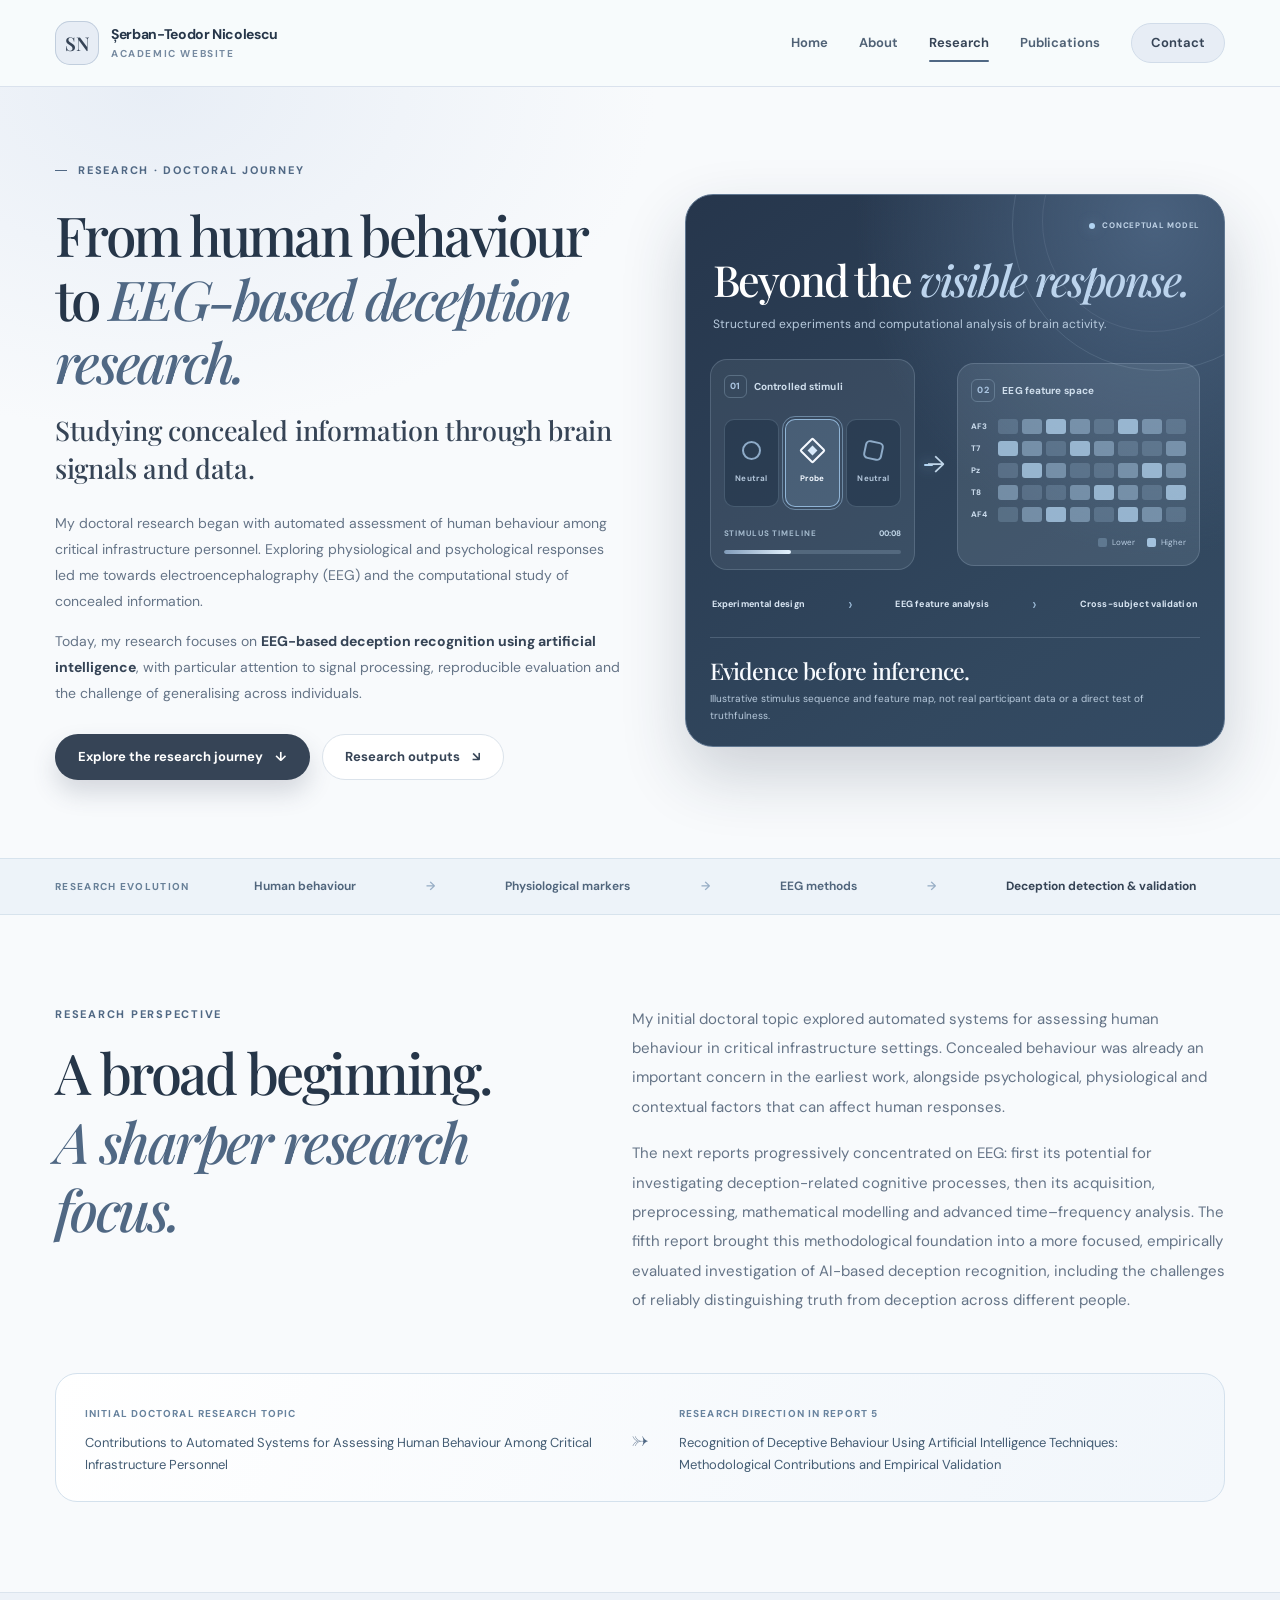
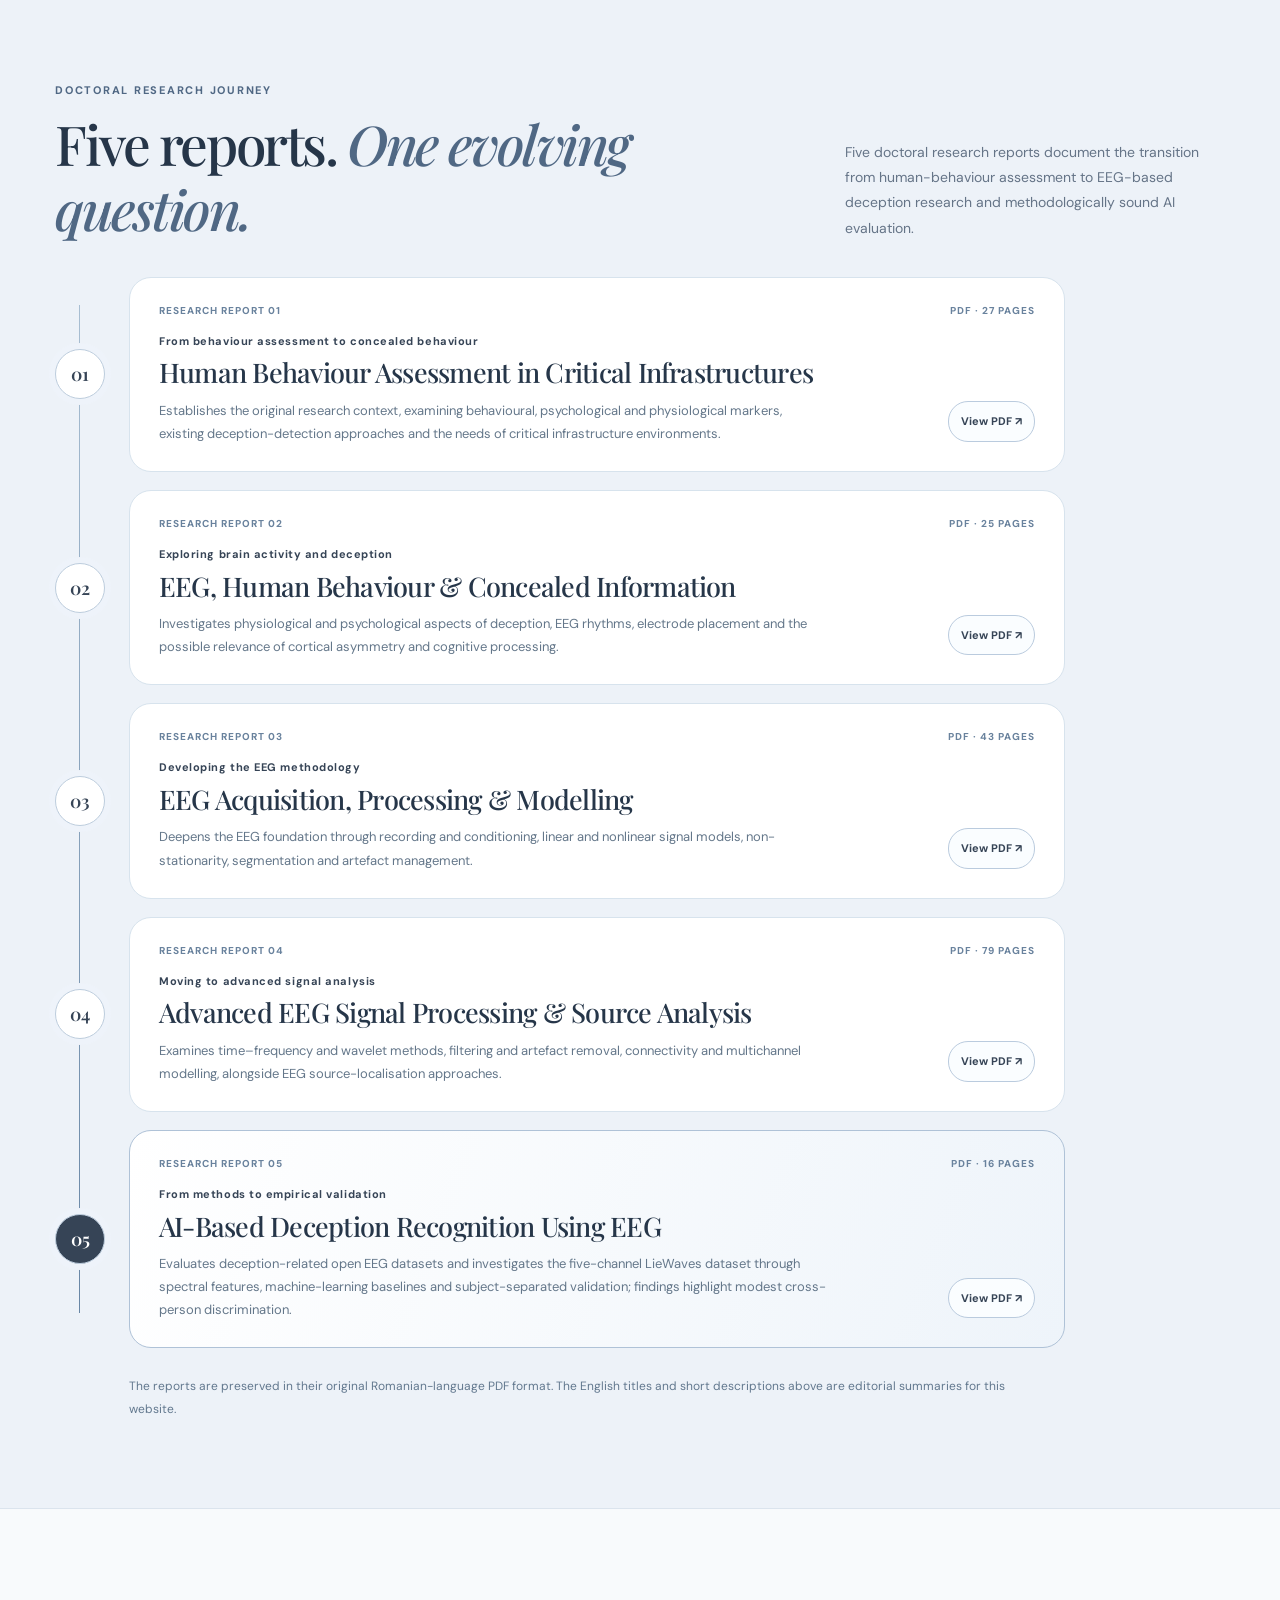
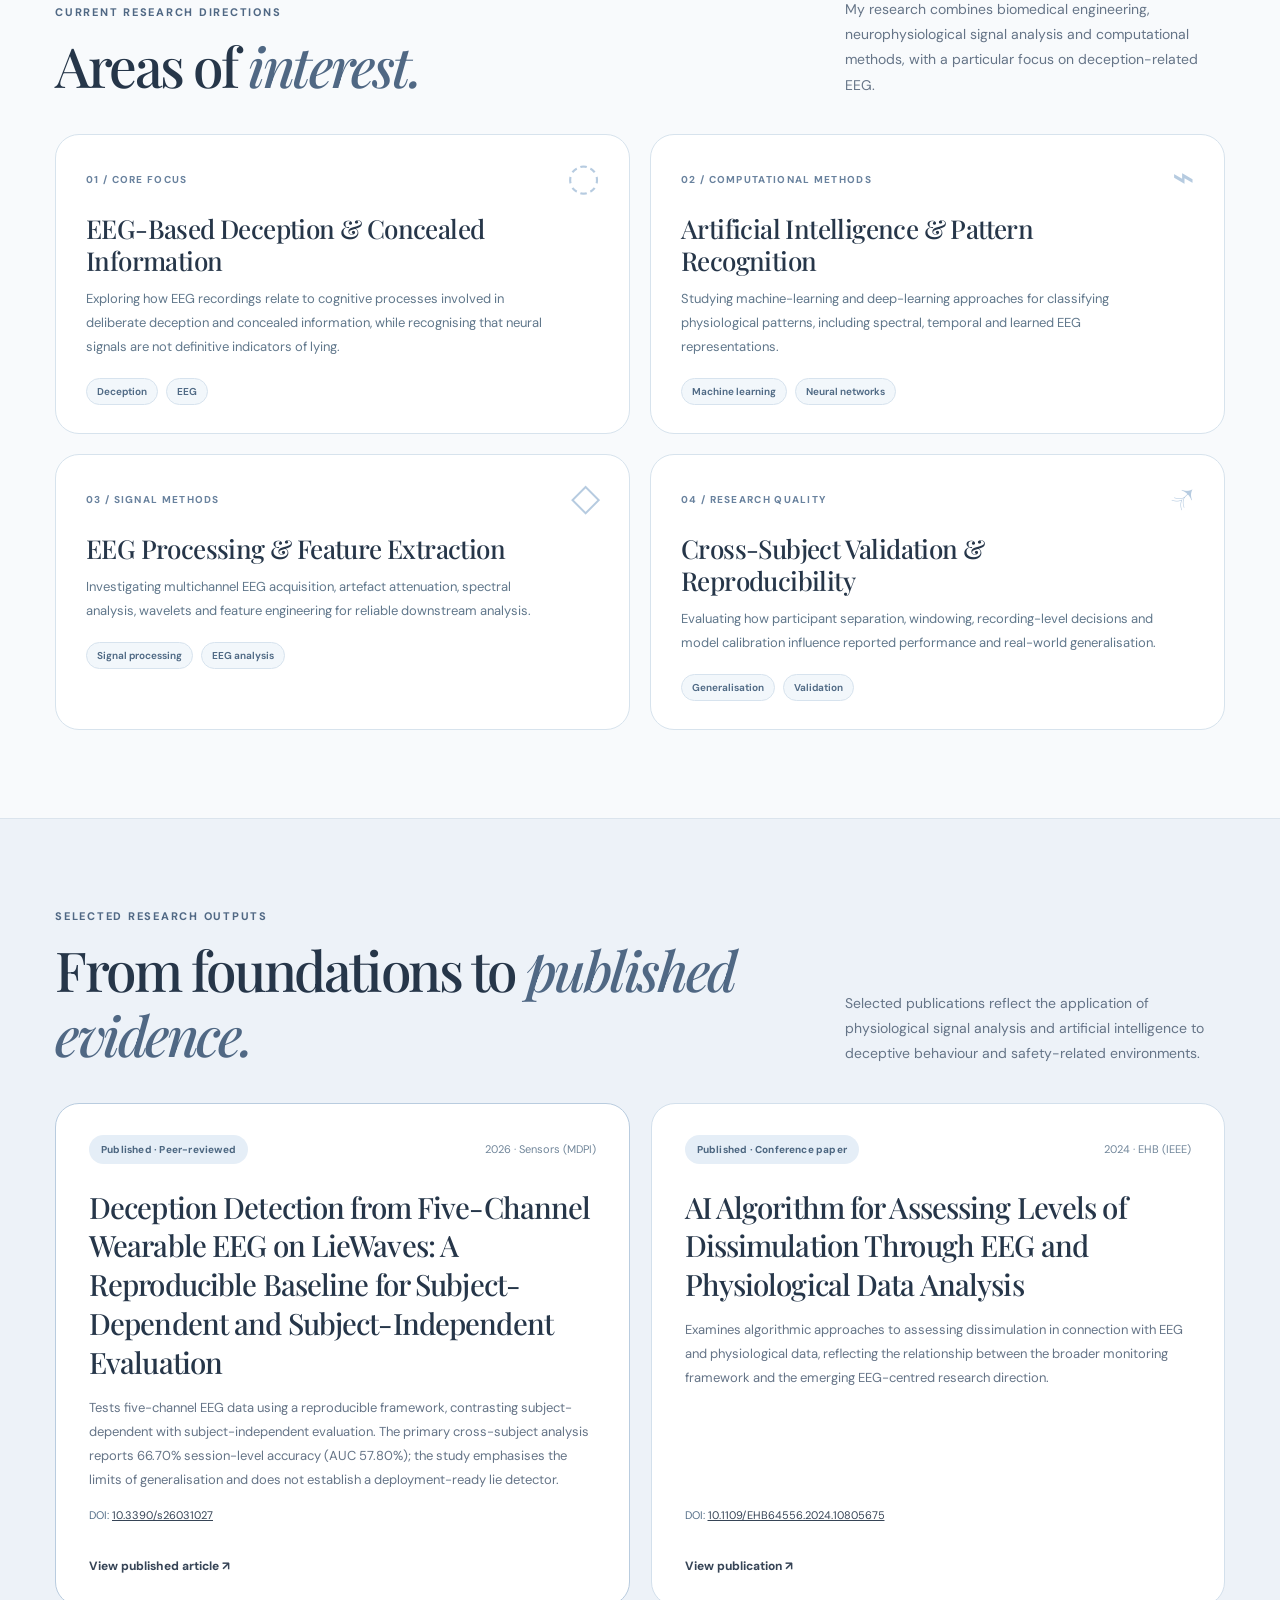
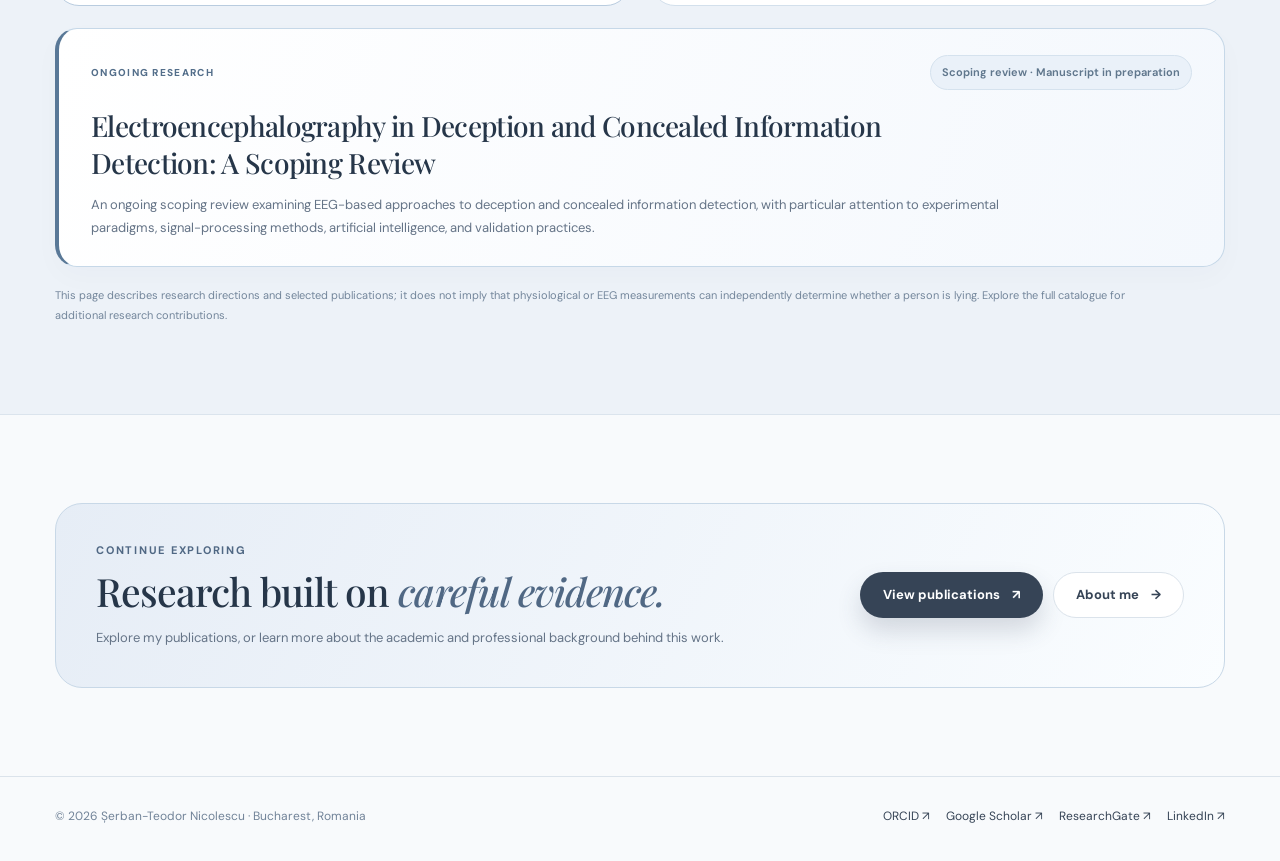
<file: research.html>
<!DOCTYPE html>
<html lang="en">
<head>
  <meta charset="utf-8">
  <meta name="viewport" content="width=device-width, initial-scale=1">
  <meta name="theme-color" content="#f8fafc">
  <meta name="description" content="Research journey of Șerban-Teodor Nicolescu: critical infrastructure personnel, EEG-based deception recognition, physiological signal processing and AI-based validation.">
  <meta property="og:type" content="website">
  <meta property="og:title" content="Research | Șerban-Teodor Nicolescu">
  <meta property="og:description" content="Research journey of Șerban-Teodor Nicolescu: critical infrastructure personnel, EEG-based deception recognition, physiological signal processing and AI-based validation.">
  <meta property="og:image" content="https://teodor-nicolescu.github.io/assets/serban-teodor-nicolescu-portrait.webp">
  <meta property="og:site_name" content="Șerban-Teodor Nicolescu | Academic Website">
  <title>Research | Șerban-Teodor Nicolescu</title>
  <link rel="icon" href="assets/favicon.svg" type="image/svg+xml">
  <link rel="preconnect" href="https://fonts.googleapis.com">
  <link rel="preconnect" href="https://fonts.gstatic.com" crossorigin>
  <link href="https://fonts.googleapis.com/css2?family=DM+Sans:wght@400;500;600;700;800&amp;family=Playfair+Display:ital,wght@0,400;0,500;0,600;1,400;1,500&amp;display=swap" rel="stylesheet">
  <link rel="stylesheet" href="styles.css">
  <link rel="stylesheet" href="research.css">
  <script src="script.js" defer></script>
</head>
<body class="research-page">
  <a href="#main" class="skip-link">Skip to content</a>
  <header class="topbar">
    <div class="container topbar-inner">
      <a class="brand" href="index.html" aria-label="Șerban-Teodor Nicolescu — Home">
        <span class="monogram" aria-hidden="true">SN</span>
        <span class="brand-name">Șerban-Teodor Nicolescu<span class="brand-sub">Academic website</span></span>
      </a>
      <button type="button" class="nav-toggle" aria-expanded="false" aria-controls="site-nav">Menu ☰</button>
      <nav class="nav-links" id="site-nav" aria-label="Main navigation"><a href="index.html">Home</a><a href="about.html">About</a><a href="research.html" aria-current="page">Research</a><a href="publications.html">Publications</a><a href="contact.html"  class="nav-contact">Contact</a></nav>
    </div>
  </header>
  <main id="main">
<section class="r-hero" aria-labelledby="page-title">
 <div class="container r-hero-grid">
 <div class="r-hero-copy">
  <div class="eyebrow">Research · Doctoral journey</div>
  <h1 id="page-title">From human behaviour to <span class="em">EEG-based deception research.</span></h1>
  <p class="r-hero-lead">Studying concealed information through brain signals and data.</p>
  <p>My doctoral research began with automated assessment of human behaviour among critical infrastructure personnel. Exploring physiological and psychological responses led me towards electroencephalography (EEG) and the computational study of concealed information.</p>
  <p>Today, my research focuses on <strong>EEG-based deception recognition using artificial intelligence</strong>, with particular attention to signal processing, reproducible evaluation and the challenge of generalising across individuals.</p>
  <div class="r-hero-actions"><a class="btn btn-primary" href="#journey">Explore the research journey <span aria-hidden="true">↓</span></a><a class="btn btn-soft" href="#outputs">Research outputs <span aria-hidden="true">↘</span></a></div>
 </div>
 <div class="r-ci-card" role="group" aria-label="Animated conceptual illustration of an EEG concealed-information research workflow: controlled neutral and probe stimuli, followed by an abstract feature matrix and cross-subject evaluation. This is not participant data or a lie-detection result.">
  <div class="r-ci-top r-ci-top-minimal">
    <span class="r-ci-status"><i aria-hidden="true"></i> Conceptual model</span>
  </div>
  <div class="r-ci-titlebox">
    <h2>Beyond the <em>visible response.</em></h2>
    <p>Structured experiments and computational analysis of brain activity.</p>
  </div>
  <div class="r-ci-board">
    <div class="r-ci-pane r-ci-stimulus-pane">
      <div class="r-ci-panel-title"><span class="r-ci-index">01</span> Controlled stimuli</div>
      <div class="r-ci-stimuli" aria-hidden="true">
        <div class="r-ci-stimulus"><span class="r-ci-symbol r-ci-ring"></span><small>Neutral</small></div>
        <div class="r-ci-stimulus r-ci-probe"><span class="r-ci-symbol r-ci-diamond"><span></span></span><small>Probe</small></div>
        <div class="r-ci-stimulus"><span class="r-ci-symbol r-ci-square"></span><small>Neutral</small></div>
      </div>
      <div class="r-ci-trial"><div><span>STIMULUS TIMELINE</span><span class="r-ci-timecode">00:08</span></div><div class="r-ci-trial-track" aria-hidden="true"><span></span></div></div>
    </div>
    <div class="r-ci-connector" aria-hidden="true"><span class="r-ci-link"></span><b>→</b></div>
    <div class="r-ci-pane r-ci-map-pane">
      <div class="r-ci-panel-title"><span class="r-ci-index">02</span> EEG feature space</div>
      <div class="r-ci-feature-matrix" aria-hidden="true"><div class="r-ci-heatrow"><span class="r-ci-channel">AF3</span><span class="r-ci-cell r-ci-level-1" style="--ci-delay:-0.0s" aria-hidden="true"></span><span class="r-ci-cell r-ci-level-2" style="--ci-delay:-0.84s" aria-hidden="true"></span><span class="r-ci-cell r-ci-level-3" style="--ci-delay:-1.68s" aria-hidden="true"></span><span class="r-ci-cell r-ci-level-2" style="--ci-delay:-2.52s" aria-hidden="true"></span><span class="r-ci-cell r-ci-level-1" style="--ci-delay:-3.36s" aria-hidden="true"></span><span class="r-ci-cell r-ci-level-3" style="--ci-delay:-4.2s" aria-hidden="true"></span><span class="r-ci-cell r-ci-level-2" style="--ci-delay:-0.28s" aria-hidden="true"></span><span class="r-ci-cell r-ci-level-1" style="--ci-delay:-1.12s" aria-hidden="true"></span></div>
<div class="r-ci-heatrow"><span class="r-ci-channel">T7</span><span class="r-ci-cell r-ci-level-3" style="--ci-delay:-1.4s" aria-hidden="true"></span><span class="r-ci-cell r-ci-level-2" style="--ci-delay:-2.24s" aria-hidden="true"></span><span class="r-ci-cell r-ci-level-1" style="--ci-delay:-3.08s" aria-hidden="true"></span><span class="r-ci-cell r-ci-level-3" style="--ci-delay:-3.92s" aria-hidden="true"></span><span class="r-ci-cell r-ci-level-2" style="--ci-delay:-0.0s" aria-hidden="true"></span><span class="r-ci-cell r-ci-level-1" style="--ci-delay:-0.84s" aria-hidden="true"></span><span class="r-ci-cell r-ci-level-1" style="--ci-delay:-1.68s" aria-hidden="true"></span><span class="r-ci-cell r-ci-level-2" style="--ci-delay:-2.52s" aria-hidden="true"></span></div>
<div class="r-ci-heatrow"><span class="r-ci-channel">Pz</span><span class="r-ci-cell r-ci-level-1" style="--ci-delay:-2.8s" aria-hidden="true"></span><span class="r-ci-cell r-ci-level-3" style="--ci-delay:-3.64s" aria-hidden="true"></span><span class="r-ci-cell r-ci-level-2" style="--ci-delay:-4.48s" aria-hidden="true"></span><span class="r-ci-cell r-ci-level-1" style="--ci-delay:-0.56s" aria-hidden="true"></span><span class="r-ci-cell r-ci-level-1" style="--ci-delay:-1.4s" aria-hidden="true"></span><span class="r-ci-cell r-ci-level-2" style="--ci-delay:-2.24s" aria-hidden="true"></span><span class="r-ci-cell r-ci-level-3" style="--ci-delay:-3.08s" aria-hidden="true"></span><span class="r-ci-cell r-ci-level-2" style="--ci-delay:-3.92s" aria-hidden="true"></span></div>
<div class="r-ci-heatrow"><span class="r-ci-channel">T8</span><span class="r-ci-cell r-ci-level-2" style="--ci-delay:-4.2s" aria-hidden="true"></span><span class="r-ci-cell r-ci-level-1" style="--ci-delay:-0.28s" aria-hidden="true"></span><span class="r-ci-cell r-ci-level-1" style="--ci-delay:-1.12s" aria-hidden="true"></span><span class="r-ci-cell r-ci-level-2" style="--ci-delay:-1.96s" aria-hidden="true"></span><span class="r-ci-cell r-ci-level-3" style="--ci-delay:-2.8s" aria-hidden="true"></span><span class="r-ci-cell r-ci-level-2" style="--ci-delay:-3.64s" aria-hidden="true"></span><span class="r-ci-cell r-ci-level-1" style="--ci-delay:-4.48s" aria-hidden="true"></span><span class="r-ci-cell r-ci-level-3" style="--ci-delay:-0.56s" aria-hidden="true"></span></div>
<div class="r-ci-heatrow"><span class="r-ci-channel">AF4</span><span class="r-ci-cell r-ci-level-1" style="--ci-delay:-0.84s" aria-hidden="true"></span><span class="r-ci-cell r-ci-level-2" style="--ci-delay:-1.68s" aria-hidden="true"></span><span class="r-ci-cell r-ci-level-3" style="--ci-delay:-2.52s" aria-hidden="true"></span><span class="r-ci-cell r-ci-level-2" style="--ci-delay:-3.36s" aria-hidden="true"></span><span class="r-ci-cell r-ci-level-1" style="--ci-delay:-4.2s" aria-hidden="true"></span><span class="r-ci-cell r-ci-level-3" style="--ci-delay:-0.28s" aria-hidden="true"></span><span class="r-ci-cell r-ci-level-2" style="--ci-delay:-1.12s" aria-hidden="true"></span><span class="r-ci-cell r-ci-level-1" style="--ci-delay:-1.96s" aria-hidden="true"></span></div></div>
      <div class="r-ci-map-legend"><span><i class="r-ci-legend-low"></i> Lower</span><span><i class="r-ci-legend-high"></i> Higher</span></div>
    </div>
  </div>
  <div class="r-ci-process" aria-label="Research workflow: experimental design, EEG feature analysis, participant-separated validation">
    <span>Experimental design</span><b aria-hidden="true">›</b><span>EEG feature analysis</span><b aria-hidden="true">›</b><span>Cross-subject validation</span>
  </div>
  <div class="r-ci-caption">
    <strong>Evidence before inference.</strong>
    <p>Illustrative stimulus sequence and feature map, not real participant data or a direct test of truthfulness.</p>
  </div>
</div>
 </div>
</section><div class="r-arc-band" aria-label="Doctoral research progression"><div class="container r-arc-inner"><span>Research evolution</span><div class="r-arc-path">Human behaviour <b>→</b> Physiological markers <b>→</b> EEG methods <b>→</b> <strong>Deception detection &amp; validation</strong></div></div></div><section class="section r-perspective" aria-labelledby="perspective-title"><div class="container"><div class="r-perspective-grid">
<div><div class="section-label">Research perspective</div><h2 id="perspective-title">A broad beginning.<br><span class="em">A sharper research focus.</span></h2></div>
<div class="r-prose"><p>My initial doctoral topic explored automated systems for assessing human behaviour in critical infrastructure settings. Concealed behaviour was already an important concern in the earliest work, alongside psychological, physiological and contextual factors that can affect human responses.</p>
<p>The next reports progressively concentrated on EEG: first its potential for investigating deception-related cognitive processes, then its acquisition, preprocessing, mathematical modelling and advanced time–frequency analysis. The fifth report brought this methodological foundation into a more focused, empirically evaluated investigation of AI-based deception recognition, including the challenges of reliably distinguishing truth from deception across different people.</p></div>
</div><div class="r-topic-evolution" aria-label="Development of the doctoral research topic"><div><span>Initial doctoral research topic</span><p>Contributions to Automated Systems for Assessing Human Behaviour Among Critical Infrastructure Personnel</p></div><span class="r-topic-arrow" aria-hidden="true">→</span><div><span>Research direction in Report 5</span><p>Recognition of Deceptive Behaviour Using Artificial Intelligence Techniques: Methodological Contributions and Empirical Validation</p></div></div></div></section><section class="section section-tinted r-journey" id="journey" aria-labelledby="journey-title"><div class="container"><div class="section-head"><div><div class="section-label">Doctoral research journey</div><h2 id="journey-title">Five reports. <span class="em">One evolving question.</span></h2></div><p>Five doctoral research reports document the transition from human-behaviour assessment to EEG-based deception research and methodologically sound AI evaluation.</p></div><div class="r-journey-timeline"><article class="r-stage" aria-labelledby="report-title-1"><span class="r-stage-number" aria-hidden="true">01</span><div class="r-stage-card"><div class="r-stage-meta"><span>Research report 01</span><span>PDF · 27 pages</span></div><div class="r-stage-content"><div><p class="r-stage-kicker">From behaviour assessment to concealed behaviour</p><h3 id="report-title-1">Human Behaviour Assessment in Critical Infrastructures</h3><p>Establishes the original research context, examining behavioural, psychological and physiological markers, existing deception-detection approaches and the needs of critical infrastructure environments.</p></div><div class="r-stage-actions"><a class="r-report-view" href="assets/doctoral-reports/Doctoral_Research_Report_1_Nicolescu_Serban-Teodor.pdf" target="_blank" rel="noopener">View PDF <span aria-hidden="true">↗</span></a></div></div></div></article><article class="r-stage" aria-labelledby="report-title-2"><span class="r-stage-number" aria-hidden="true">02</span><div class="r-stage-card"><div class="r-stage-meta"><span>Research report 02</span><span>PDF · 25 pages</span></div><div class="r-stage-content"><div><p class="r-stage-kicker">Exploring brain activity and deception</p><h3 id="report-title-2">EEG, Human Behaviour &amp; Concealed Information</h3><p>Investigates physiological and psychological aspects of deception, EEG rhythms, electrode placement and the possible relevance of cortical asymmetry and cognitive processing.</p></div><div class="r-stage-actions"><a class="r-report-view" href="assets/doctoral-reports/Doctoral_Research_Report_2_Nicolescu_Serban-Teodor.pdf" target="_blank" rel="noopener">View PDF <span aria-hidden="true">↗</span></a></div></div></div></article><article class="r-stage" aria-labelledby="report-title-3"><span class="r-stage-number" aria-hidden="true">03</span><div class="r-stage-card"><div class="r-stage-meta"><span>Research report 03</span><span>PDF · 43 pages</span></div><div class="r-stage-content"><div><p class="r-stage-kicker">Developing the EEG methodology</p><h3 id="report-title-3">EEG Acquisition, Processing &amp; Modelling</h3><p>Deepens the EEG foundation through recording and conditioning, linear and nonlinear signal models, non-stationarity, segmentation and artefact management.</p></div><div class="r-stage-actions"><a class="r-report-view" href="assets/doctoral-reports/Doctoral_Research_Report_3_Nicolescu_Serban-Teodor.pdf" target="_blank" rel="noopener">View PDF <span aria-hidden="true">↗</span></a></div></div></div></article><article class="r-stage" aria-labelledby="report-title-4"><span class="r-stage-number" aria-hidden="true">04</span><div class="r-stage-card"><div class="r-stage-meta"><span>Research report 04</span><span>PDF · 79 pages</span></div><div class="r-stage-content"><div><p class="r-stage-kicker">Moving to advanced signal analysis</p><h3 id="report-title-4">Advanced EEG Signal Processing &amp; Source Analysis</h3><p>Examines time–frequency and wavelet methods, filtering and artefact removal, connectivity and multichannel modelling, alongside EEG source-localisation approaches.</p></div><div class="r-stage-actions"><a class="r-report-view" href="assets/doctoral-reports/Doctoral_Research_Report_4_Nicolescu_Serban-Teodor.pdf" target="_blank" rel="noopener">View PDF <span aria-hidden="true">↗</span></a></div></div></div></article><article class="r-stage r-stage-current" aria-labelledby="report-title-5"><span class="r-stage-number" aria-hidden="true">05</span><div class="r-stage-card"><div class="r-stage-meta"><span>Research report 05</span><span>PDF · 16 pages</span></div><div class="r-stage-content"><div><p class="r-stage-kicker">From methods to empirical validation</p><h3 id="report-title-5">AI-Based Deception Recognition Using EEG</h3><p>Evaluates deception-related open EEG datasets and investigates the five-channel LieWaves dataset through spectral features, machine-learning baselines and subject-separated validation; findings highlight modest cross-person discrimination.</p></div><div class="r-stage-actions"><a class="r-report-view" href="assets/doctoral-reports/Doctoral_Research_Report_5_Nicolescu_Serban-Teodor.pdf" target="_blank" rel="noopener">View PDF <span aria-hidden="true">↗</span></a></div></div></div></article></div><p class="r-report-note">The reports are preserved in their original Romanian-language PDF format. The English titles and short descriptions above are editorial summaries for this website.</p></div></section><section class="section r-areas" aria-labelledby="areas-title"><div class="container"><div class="section-head"><div><div class="section-label">Current research directions</div><h2 id="areas-title">Areas of <span class="em">interest.</span></h2></div><p>My research combines biomedical engineering, neurophysiological signal analysis and computational methods, with a particular focus on deception-related EEG.</p></div><div class="r-interests-grid"><article class="r-interest"><span class="r-interest-index">01 / CORE FOCUS</span><span class="r-interest-mark" aria-hidden="true">◌</span><h3>EEG-Based Deception &amp; Concealed Information</h3><p>Exploring how EEG recordings relate to cognitive processes involved in deliberate deception and concealed information, while recognising that neural signals are not definitive indicators of lying.</p><div class="r-interest-tags"><span>Deception</span><span>EEG</span></div></article><article class="r-interest"><span class="r-interest-index">02 / COMPUTATIONAL METHODS</span><span class="r-interest-mark" aria-hidden="true">⌁</span><h3>Artificial Intelligence &amp; Pattern Recognition</h3><p>Studying machine-learning and deep-learning approaches for classifying physiological patterns, including spectral, temporal and learned EEG representations.</p><div class="r-interest-tags"><span>Machine learning</span><span>Neural networks</span></div></article><article class="r-interest"><span class="r-interest-index">03 / SIGNAL METHODS</span><span class="r-interest-mark" aria-hidden="true">◇</span><h3>EEG Processing &amp; Feature Extraction</h3><p>Investigating multichannel EEG acquisition, artefact attenuation, spectral analysis, wavelets and feature engineering for reliable downstream analysis.</p><div class="r-interest-tags"><span>Signal processing</span><span>EEG analysis</span></div></article><article class="r-interest"><span class="r-interest-index">04 / RESEARCH QUALITY</span><span class="r-interest-mark" aria-hidden="true">↗</span><h3>Cross-Subject Validation &amp; Reproducibility</h3><p>Evaluating how participant separation, windowing, recording-level decisions and model calibration influence reported performance and real-world generalisation.</p><div class="r-interest-tags"><span>Generalisation</span><span>Validation</span></div></article></div></div></section><section class="section section-tinted r-outputs" id="outputs" aria-labelledby="outputs-title"><div class="container"><div class="section-head"><div><div class="section-label">Selected research outputs</div><h2 id="outputs-title">From foundations to <span class="em">published evidence.</span></h2></div><p>Selected publications reflect the application of physiological signal analysis and artificial intelligence to deceptive behaviour and safety-related environments.</p></div>
<div class="r-outputs-grid">
<article class="r-output-card"><div class="r-output-top"><span class="r-output-badge">Published · Peer-reviewed</span><span>2026 · Sensors (MDPI)</span></div><h3>Deception Detection from Five-Channel Wearable EEG on LieWaves: A Reproducible Baseline for Subject-Dependent and Subject-Independent Evaluation</h3><p>Tests five-channel EEG data using a reproducible framework, contrasting subject-dependent with subject-independent evaluation. The primary cross-subject analysis reports 66.70% session-level accuracy (AUC 57.80%); the study emphasises the limits of generalisation and does not establish a deployment-ready lie detector.</p><p class="r-output-doi">DOI: <a href="https://doi.org/10.3390/s26031027" target="_blank" rel="noopener noreferrer">10.3390/s26031027</a></p><a class="r-output-link" href="https://www.mdpi.com/1424-8220/26/3/1027" target="_blank" rel="noopener noreferrer">View published article <span aria-hidden="true">↗</span></a></article>
<article class="r-output-card"><div class="r-output-top"><span class="r-output-badge">Published · Conference paper</span><span>2024 · EHB (IEEE)</span></div><h3>AI Algorithm for Assessing Levels of Dissimulation Through EEG and Physiological Data Analysis</h3><p>Examines algorithmic approaches to assessing dissimulation in connection with EEG and physiological data, reflecting the relationship between the broader monitoring framework and the emerging EEG-centred research direction.</p><p class="r-output-doi">DOI: <a href="https://doi.org/10.1109/EHB64556.2024.10805675" target="_blank" rel="noopener noreferrer">10.1109/EHB64556.2024.10805675</a></p><a class="r-output-link" href="https://doi.org/10.1109/EHB64556.2024.10805675" target="_blank" rel="noopener noreferrer">View publication <span aria-hidden="true">↗</span></a></article>
</div>
<!-- Ongoing scholarly work is presented separately from peer-reviewed publications. -->
<aside class="r-work-in-progress" aria-labelledby="r-scoping-review-title">
  <div class="r-wip-heading">
    <span class="r-wip-label">Ongoing research</span>
    <span class="r-wip-status">Scoping review · Manuscript in preparation</span>
  </div>
  <h3 id="r-scoping-review-title">Electroencephalography in Deception and Concealed Information Detection: A Scoping Review</h3>
  <p>An ongoing scoping review examining EEG-based approaches to deception and concealed information detection, with particular attention to experimental paradigms, signal-processing methods, artificial intelligence, and validation practices.</p>
</aside>
<p class="r-output-fineprint">This page describes research directions and selected publications; it does not imply that physiological or EEG measurements can independently determine whether a person is lying. Explore the full catalogue for additional research contributions.</p></div></section><section class="section r-end"><div class="container"><div class="r-end-panel"><div><div class="section-label">Continue exploring</div><h2>Research built on <span class="em">careful evidence.</span></h2><p>Explore my publications, or learn more about the academic and professional background behind this work.</p></div><div class="r-end-actions"><a class="btn btn-primary" href="publications.html">View publications <span aria-hidden="true">↗</span></a><a class="btn btn-soft" href="about.html">About me <span aria-hidden="true">→</span></a></div></div></div></section>
  </main>
  <footer class="footer">
    <div class="container footer-inner">
      <span>© <span data-year>2026</span> Șerban-Teodor Nicolescu · Bucharest, Romania</span>
      <div class="footer-links"><a class="footer-profile" href="https://orcid.org/0009-0004-1196-2069" target="_blank" rel="noopener noreferrer">ORCID <span aria-hidden="true">↗</span></a><a class="footer-profile" href="https://scholar.google.com/citations?user=M1yoOGwAAAAJ&amp;hl=en&amp;oi=ao" target="_blank" rel="noopener noreferrer">Google Scholar <span aria-hidden="true">↗</span></a><a class="footer-profile" href="https://www.researchgate.net/profile/Serban-Teodor-Nicolescu" target="_blank" rel="noopener noreferrer">ResearchGate <span aria-hidden="true">↗</span></a><a class="footer-profile" href="https://www.linkedin.com/in/serban-teodor-nicolescu/" target="_blank" rel="noopener noreferrer">LinkedIn <span aria-hidden="true">↗</span></a></div>
    </div>
  </footer>
</body>
</html>
</file>
<file: styles.css>
:root{
  --paper:#f8fafc; --paper-deep:#f1f5fa; --cream:#ffffff; --blue-50:#f3f6fa;
  --blue-100:#e7edf5; --blue-200:#cbd7e5; --blue-300:#a3b6cc;
  --blue-500:#506884; --blue-700:#364456; --blue-800:#263547;
  --ink:#263649; --muted:#657487; --line:#dbe3eb; --line-strong:#cbd7e2;
  --shadow:0 30px 70px rgba(54,68,86,.12); --serif:'Playfair Display',Georgia,serif;
  --sans:'DM Sans',-apple-system,BlinkMacSystemFont,'Segoe UI',sans-serif;
}
*{box-sizing:border-box}
html{scroll-behavior:smooth}
body{margin:0;color:var(--ink);background:var(--paper);font:400 16px/1.7 var(--sans);-webkit-font-smoothing:antialiased}
a{color:inherit} a:focus-visible,button:focus-visible{outline:3px solid var(--blue-500);outline-offset:4px}
::selection{background:var(--blue-200);color:var(--ink)}
img{max-width:100%} main{overflow:hidden}
.container{width:min(1170px,calc(100% - 70px));margin-inline:auto}
.skip-link{position:absolute;top:-70px;left:14px;z-index:100;padding:10px 16px;background:#fff;border:1px solid var(--line);border-radius:9px}
.skip-link:focus{top:12px}
.topbar{position:sticky;top:0;z-index:30;background:rgba(247,251,252,.94);backdrop-filter:blur(18px);border-bottom:1px solid rgba(216,225,236,.92)}
.topbar-inner{min-height:86px;display:flex;align-items:center;justify-content:space-between;gap:22px}
.brand{display:flex;align-items:center;gap:12px;text-decoration:none;min-width:0}
.monogram{display:grid;place-items:center;width:44px;height:44px;border-radius:15px;background:var(--blue-100);color:var(--blue-700);box-shadow:inset 0 0 0 1px #c1cedd;font:600 19px var(--serif)}
.brand-name{font-weight:700;font-size:14px;letter-spacing:-.025em;line-height:1.28;white-space:nowrap}
.brand-sub{display:block;margin-top:4px;font-size:10px;font-weight:700;letter-spacing:.16em;text-transform:uppercase;color:#768aa0}
.nav-links{display:flex;align-items:center;gap:31px}
.nav-links a{position:relative;font-size:13px;font-weight:650;line-height:1.5;color:#506276;text-decoration:none;transition:color .18s}
.nav-links a:hover,.nav-links a[aria-current=page]{color:var(--blue-700)}
.nav-links a[aria-current=page]::after{content:"";position:absolute;left:0;right:0;bottom:-9px;height:2px;border-radius:4px;background:var(--blue-500)}
.nav-links .nav-contact{background:var(--blue-100);color:var(--blue-700);border:1px solid #d9e3ee;padding:9px 19px;border-radius:24px}
.nav-links .nav-contact::after{display:none}
.nav-toggle{display:none;border:1px solid var(--line);background:#edf2f8;color:var(--blue-700);border-radius:12px;padding:9px 14px;font:600 13px var(--sans);cursor:pointer}
.eyebrow,.section-label{font-size:11px;font-weight:750;letter-spacing:.16em;text-transform:uppercase;color:var(--blue-500)}
.eyebrow{display:flex;align-items:center;gap:11px;margin-bottom:28px}
.eyebrow::before{content:"";width:12px;flex:0 0 12px;height:1px;background:var(--blue-500)}
.hero-home{padding:63px 0 79px;position:relative;isolation:isolate}
.hero-home::before{content:"";position:absolute;z-index:-1;left:-140px;top:-130px;width:640px;height:650px;background:radial-gradient(circle,#e0e8f2ad,transparent 65%);pointer-events:none}
.hero-grid{display:grid;grid-template-columns:minmax(0,1.15fr) minmax(0,.85fr);gap:62px;align-items:center}
.hero-copy{min-width:0}
.hero-name{margin:0 0 29px;font:500 clamp(52px,5.4vw,79px)/1.1 var(--serif);letter-spacing:-.06em;text-align:center}
.hero-name>span{display:block;white-space:nowrap}
.hero-name .last-name{color:var(--blue-500);font-style:italic;font-weight:500;margin-top:5px}
.hero-role{margin:0 0 10px;font-weight:750;color:var(--blue-700);font-size:18px;line-height:1.45}
.hero-affiliation{margin:0 0 18px;font-size:16px;line-height:1.62;color:#42566e}
.hero-summary{margin:0 0 30px;max-width:560px;font-size:15px;line-height:1.88;color:var(--muted)}
.hero-actions{display:flex;flex-wrap:wrap;align-items:center;gap:12px}
.btn{display:inline-flex;align-items:center;justify-content:center;gap:12px;padding:13px 22px;border:1px solid transparent;border-radius:28px;text-decoration:none;font:700 13px/1.4 var(--sans);white-space:nowrap;transition:transform .2s,box-shadow .2s,background .2s}
.btn:hover{transform:translateY(-2px)}
.btn-primary{background:var(--blue-700);color:white;box-shadow:0 13px 24px rgba(54,68,86,.18)}
.btn-primary:hover{background:var(--blue-800)}
.btn-soft{background:#fff;border-color:var(--line);color:var(--blue-700)}
.btn-soft:hover{box-shadow:0 10px 24px rgba(54,68,86,.08)}
.btn-text{padding-left:0;padding-right:0;color:var(--blue-700)}
.profile-line{display:flex;flex-wrap:wrap;gap:11px;margin-top:39px;align-items:center}
.profile-line .profile-label{width:100%;font-size:10px;color:#718297;text-transform:uppercase;font-weight:750;letter-spacing:.14em;margin-bottom:1px}
.profile-pill{display:inline-flex;align-items:center;gap:6px;padding:8px 13px;border:1px solid #d8e2ec;border-radius:25px;background:rgba(255,255,255,.83);text-decoration:none;font-size:12px;font-weight:700;color:var(--blue-700);transition:background .2s,border-color .2s,transform .2s}
.profile-pill:hover{background:var(--blue-100);border-color:var(--blue-300);transform:translateY(-1px)}
.portrait-wrap{position:relative;max-width:393px;margin-left:auto;width:100%;padding:9px;background:#fff;border:1px solid #dce4ee;border-radius:34px;box-shadow:var(--shadow)}
.portrait-wrap::before{content:"";position:absolute;z-index:-1;width:90%;height:87%;top:37px;right:-17px;border-radius:30px;background:#cbd7e7;transform:rotate(3deg)}
.portrait-wrap img{display:block;width:100%;height:auto;aspect-ratio:auto;object-fit:contain;border-radius:27px}
.portrait-caption{display:flex;justify-content:space-between;align-items:center;gap:16px;padding:15px 15px 10px;color:#78899b;font-size:11px;letter-spacing:.04em}
.portrait-caption strong{color:var(--blue-700);font-size:11px}
.section{padding:88px 0}
.section-tinted{background:#edf2f8;border-block:1px solid #dbe4ed}
.section-head{display:flex;justify-content:space-between;align-items:end;gap:30px;margin-bottom:36px}
.section-head h2,.headline{margin:11px 0 0;font:500 clamp(34px,4.3vw,57px)/1.18 var(--serif);letter-spacing:-.044em}
.section-head p{max-width:380px;margin:0;color:var(--muted);font-size:14px;line-height:1.8}
.em{font-style:italic;color:var(--blue-500)}
.feature-grid{display:grid;grid-template-columns:repeat(3,minmax(0,1fr));gap:22px}
.feature-card{border:1px solid #dae3ed;border-radius:23px;background:var(--cream);padding:28px 30px 27px;text-decoration:none;min-height:270px;display:flex;flex-direction:column;transition:transform .22s,box-shadow .22s}
.feature-card:hover{transform:translateY(-4px);box-shadow:var(--shadow)}
.feature-card .card-label{font-size:10px;font-weight:750;letter-spacing:.13em;color:#647f9d;text-transform:uppercase}
.feature-card h3{font:500 24px/1.3 var(--serif);letter-spacing:-.03em;margin:23px 0 10px}
.feature-card p{margin:0 0 15px;color:#657789;font-size:14px;line-height:1.7}
.feature-card .card-cta{margin-top:auto;color:var(--blue-700);font-size:12px;font-weight:750}
.home-band{display:flex;align-items:center;justify-content:space-between;gap:30px;border:1px solid #d1ddeb;border-radius:28px;padding:39px 45px;background:linear-gradient(115deg,#e7edf5,#f8fcfc)}
.home-band h2{font:500 clamp(27px,3.2vw,41px)/1.25 var(--serif);letter-spacing:-.035em;margin:8px 0 10px}
.home-band p{color:var(--muted);font-size:14px;max-width:650px;margin:0}
.page-intro{padding:77px 0 55px;position:relative}
.page-intro::after{content:"";position:absolute;z-index:-1;right:0;top:0;width:60%;height:100%;background:radial-gradient(ellipse at 70% 24%,#e4ebf5ab,transparent 67%)}
.page-intro .eyebrow{margin-bottom:20px}
.page-intro h1{font:500 clamp(46px,5.5vw,73px)/1.15 var(--serif);letter-spacing:-.052em;max-width:1000px;margin:0 0 18px}
.page-intro p{color:var(--muted);max-width:800px;font-size:16px;line-height:1.88;margin:0}
.page-intro .intro-actions{display:flex;gap:13px;flex-wrap:wrap;margin-top:28px}
.about-lead{display:grid;grid-template-columns:minmax(0,.62fr) minmax(0,1fr);gap:78px;padding:25px 0 30px}
.about-lead h2{margin:0;font:500 clamp(34px,4vw,53px)/1.19 var(--serif);letter-spacing:-.043em}
.about-lead p{font-size:16px;line-height:1.98;color:#607185;margin:0 0 18px}
.about-lead p:last-child{margin-bottom:0}
.timeline{display:grid;grid-template-columns:1fr 1fr;gap:17px}
.timeline-card{border:1px solid var(--line);background:#fff;border-radius:18px;padding:26px 27px;min-height:207px}
.timeline-card .card-dates{font-size:11px;letter-spacing:.09em;text-transform:uppercase;font-weight:750;color:var(--blue-500)}
.timeline-card h3{font:500 23px/1.3 var(--serif);letter-spacing:-.025em;margin:14px 0 9px}
.timeline-card p{font-size:13px;color:var(--muted);line-height:1.73;margin:0}
.experience-list{display:grid;gap:17px}
.experience-item{display:grid;grid-template-columns:185px 1fr;gap:30px;padding:29px 31px;background:#fff;border:1px solid var(--line);border-radius:20px}
.experience-item .exp-meta{font-size:12px;font-weight:700;color:var(--blue-700);line-height:1.8}
.experience-item .exp-meta span{display:block;color:#8192a5;font-weight:600}
.experience-item h3{margin:0 0 10px;font:500 23px/1.34 var(--serif)}
.experience-item p{margin:0;color:var(--muted);font-size:14px;line-height:1.82}
.honors-grid{display:grid;grid-template-columns:repeat(3,minmax(0,1fr));gap:18px}
.honor{background:#fff;border:1px solid var(--line);padding:24px;border-radius:19px}
.honor .year{color:var(--blue-700);font-weight:750;font-size:12px;letter-spacing:.12em}
.honor h3{margin:12px 0 8px;font:500 19px/1.35 var(--serif)}
.honor p{color:var(--muted);font-size:13px;line-height:1.68;margin:0}
.wave-layout{display:grid;grid-template-columns:1fr .94fr;gap:68px;align-items:center}
.wave-layout h2{margin:9px 0 18px;font:500 clamp(38px,4.5vw,59px)/1.16 var(--serif);letter-spacing:-.05em}
.wave-layout p{max-width:560px;color:var(--muted);font-size:15px;line-height:1.88}
.visual-card{position:relative;isolation:isolate;min-height:467px;padding:32px;border-radius:30px;background:linear-gradient(145deg,#e7edf5 0%,#d7e1ee 75%,#f0f4f9);box-shadow:var(--shadow);overflow:hidden;border:1px solid #dce5ef}
.visual-card::after{content:"";position:absolute;z-index:-1;right:-95px;bottom:-175px;width:380px;height:380px;border:1px solid rgba(88,113,144,.22);border-radius:50%;box-shadow:0 0 0 45px rgba(255,255,255,.12),0 0 0 90px rgba(255,255,255,.09)}
.visual-top{display:flex;align-items:center;justify-content:space-between;gap:12px;color:var(--blue-700);font-size:11px;font-weight:750;text-transform:uppercase;letter-spacing:.13em}
.visual-dots{display:flex;gap:6px}.visual-dots i{display:block;width:7px;height:7px;border-radius:50%;background:rgba(76,105,136,.45)}.visual-dots i:nth-child(2){opacity:.53}.visual-dots i:nth-child(3){opacity:.26}
.wave-window{margin-top:48px;border-radius:20px;overflow:hidden;background:rgba(255,255,255,.44);border:1px solid rgba(255,255,255,.74);box-shadow:0 20px 40px rgba(54,68,86,.08)}
.wave-window svg{display:block;width:100%;height:auto}
.wave-line{stroke-dasharray:1100;stroke-dashoffset:1100;animation:reveal 3s .2s ease forwards}
@keyframes reveal{to{stroke-dashoffset:0}}
.visual-copy{margin-top:41px}.visual-copy p{margin:0 0 10px;color:var(--blue-700);font-size:10px;font-weight:700;letter-spacing:.15em;text-transform:uppercase}
.visual-copy h3{margin:0;font:500 clamp(28px,3vw,41px)/1.18 var(--serif);letter-spacing:-.04em}
.visual-note{position:absolute;bottom:17px;right:24px;color:#72869d;font-size:9px;letter-spacing:.04em}
.research-areas{display:grid;grid-template-columns:repeat(2,1fr);gap:20px}
.research-areas .feature-card{min-height:215px}
.research-areas .feature-card h3{margin-top:17px}
.publication-panel{max-width:900px;border:1px solid var(--line);border-radius:28px;padding:40px;background:linear-gradient(130deg,#fff,#edf2f8)}
.publication-panel h2{font:500 32px/1.25 var(--serif);margin:0 0 16px}
.publication-panel p{color:var(--muted);font-size:15px;line-height:1.9;margin:0 0 24px}
.notice{border-left:3px solid var(--blue-300);background:#f0f4f9;padding:19px 22px;font-size:13px;color:#607489;line-height:1.77;border-radius:0 12px 12px 0}
.profile-grid{display:grid;grid-template-columns:repeat(2,minmax(0,1fr));gap:18px}
.profile-card{display:flex;align-items:center;justify-content:space-between;gap:12px;border:1px solid var(--line);padding:25px 28px;border-radius:20px;background:white;text-decoration:none;transition:transform .2s,box-shadow .2s}
.profile-card:hover{transform:translateY(-3px);box-shadow:var(--shadow)}
.profile-card strong{display:block;font-size:16px;color:var(--ink)}
.profile-card small{display:block;color:var(--muted);font-size:12px;margin-top:4px}
.profile-card .arrow{font-size:20px;color:var(--blue-500)}
.cv-band{display:flex;align-items:center;justify-content:space-between;gap:40px;background:#e5ecf5;border:1px solid #d4dfeb;border-radius:26px;padding:38px 43px}
.cv-band h2{margin:0 0 10px;font:500 32px/1.24 var(--serif)}
.cv-band p{margin:0;color:var(--muted);font-size:14px;line-height:1.75;max-width:660px}
.footer{border-top:1px solid var(--line);padding:29px 0 35px}
.footer-inner{display:flex;align-items:center;justify-content:space-between;gap:20px;font-size:12px;color:#718398}
.footer-inner a{text-decoration:none;color:var(--blue-700)}.footer-inner a:hover{text-decoration:underline}
.footer-links{display:flex;flex-wrap:wrap;gap:16px}
@media(max-width:1020px){.hero-grid{gap:39px}.hero-name{font-size:clamp(45px,5.3vw,67px)}.nav-links{gap:20px}.profile-line{gap:8px}.profile-pill{font-size:11px;padding:8px 11px}}
@media(max-width:770px){
  .container{width:min(100% - 38px,570px)}.topbar-inner{min-height:75px}.brand-name{font-size:12px}.brand-sub{font-size:9px}.nav-toggle{display:inline-flex}
  .nav-links{display:none;position:absolute;top:75px;left:0;right:0;padding:18px 22px 25px;background:var(--paper);flex-direction:column;align-items:stretch;gap:3px;box-shadow:0 18px 26px rgba(54,68,86,.10);border-bottom:1px solid var(--line)}
  .nav-links.open{display:flex}.nav-links a{padding:11px 8px}.nav-links a[aria-current=page]::after{display:none}.nav-links .nav-contact{margin-top:8px;text-align:center}
  .hero-home{padding:37px 0 62px}.hero-grid,.about-lead,.wave-layout{grid-template-columns:1fr}.hero-grid{gap:48px}.hero-name{font-size:clamp(47px,10.6vw,68px)}
  .hero-role{font-size:16px}.hero-affiliation{font-size:15px}.portrait-wrap{max-width:405px;margin-inline:auto}.portrait-wrap img{width:100%;height:auto;aspect-ratio:auto;object-fit:contain}
  .section{padding:65px 0}.section-head{display:block;margin-bottom:29px}.section-head p{margin-top:14px}.feature-grid,.honors-grid,.timeline,.research-areas,.profile-grid{grid-template-columns:1fr}
  .feature-card{min-height:209px}.feature-card h3{margin-top:15px}.home-band,.cv-band{display:block;padding:30px}
  .home-band .btn,.cv-band .btn{margin-top:23px}.page-intro{padding:57px 0 32px}.page-intro h1{font-size:clamp(42px,10vw,61px)}
  .about-lead{gap:22px}.experience-item{grid-template-columns:1fr;gap:14px;padding:25px}.experience-item .exp-meta span{display:inline}
  .visual-card{min-height:430px}.footer-inner{display:block}.footer-links{margin-top:12px}
}
@media(max-width:410px){.hero-name{font-size:clamp(43px,10.8vw,54px)}.hero-actions{gap:9px}.btn{font-size:12px;padding:12px 18px}.visual-card{padding:23px;min-height:416px}.wave-window{margin-top:43px}.hero-summary{font-size:14px}}
@media(prefers-reduced-motion:reduce){html{scroll-behavior:auto}*,*::before,*::after{animation-duration:.01ms!important;transition-duration:.01ms!important}.wave-line{stroke-dashoffset:0}}

@media(max-width:480px){
  .hero-home .eyebrow{gap:8px;letter-spacing:.11em;font-size:10px}
  .eyebrow::before{width:10px;flex-basis:10px}
  .portrait-caption{gap:8px;flex-wrap:wrap}
  .portrait-caption span{margin-left:auto}
}

/* Șerban-Teodor Nicolescu | slate blue design, matched to CV header #364456 */
:root { --blue-deep:#263547; --slate:#506884; --slate-light:#e7edf5; --steel-blue:#7893ad; }
body { background:#f8fafc; }
.hero-home::before { background:radial-gradient(circle, #e8eef7 4%, transparent 65%); }
.hero-name { font-size:clamp(43px,4.8vw,70px); letter-spacing:-.057em; }
.hero-name .last-name { color:#506884; }
.hero-grid { grid-template-columns:minmax(0,1.15fr) minmax(0,.85fr); }
.portrait-wrap { max-width:385px; background:#fff; border-color:#dce5ef; }
.portrait-wrap::before { background:#cdd9e8; }
.portrait-wrap img { height:auto; aspect-ratio: .86; object-fit:cover; object-position:center 43%; }
.nav-links .nav-contact { border-color:#d1dce9; }
.home-band { background:linear-gradient(115deg,#e7eef7,#fcfdff); }
.btn-primary { background:#364456; }
.btn-primary:hover { background:#263547; }
.profile-pill:hover { background:#e7edf5; }
.theme-kicker { display:inline-block; color:var(--blue-700); font-size:11px; letter-spacing:.15em; text-transform:uppercase; font-weight:750; }
.direction-list { display:grid;grid-template-columns:repeat(2,minmax(0,1fr));gap:20px; }
.direction-item { background:#fff;border:1px solid var(--line);border-radius:22px;padding:29px 30px; }
.direction-item span { display:block; color:var(--blue-700);font-size:11px;letter-spacing:.13em;text-transform:uppercase;font-weight:750; }
.direction-item h3 { font:500 25px/1.28 var(--serif);letter-spacing:-.03em;margin:17px 0 11px; }
.direction-item p { margin:0;line-height:1.8;font-size:14px;color:var(--muted); }
.research-visual { overflow:hidden;position:relative;background:linear-gradient(147deg,#dfe9f5,#eff4f9 60%,#d9e5f3);border:1px solid #d5e1ec;border-radius:29px;box-shadow:var(--shadow);min-height:440px;padding:26px; }
.research-visual svg { width:100%;height:auto;display:block; }
.research-visual small { display:block;letter-spacing:.12em;text-transform:uppercase;font-size:10px;font-weight:800;color:var(--blue-700); }
.research-visual .visual-title { margin:18px 0 0;font:500 25px/1.32 var(--serif);color:var(--ink); }
.research-visual .pulse { stroke-dasharray:140 30; animation:pulse-flow 11s linear infinite; }
.research-visual .pulse.slow { animation-duration:14s;animation-direction:reverse; }
@keyframes pulse-flow { from { stroke-dashoffset:0 } to { stroke-dashoffset:-340 } }
.research-lead {display:grid;grid-template-columns:1fr 1fr;gap:52px;align-items:center;margin-bottom:44px;}
.research-lead h2 {margin:9px 0 20px;font:500 clamp(34px,4.2vw,54px)/1.18 var(--serif);letter-spacing:-.044em;}
.research-lead p {margin:0 0 19px;line-height:1.91;color:var(--muted);font-size:15px;}
.research-story {display:grid;grid-template-columns:repeat(2,1fr);gap:20px;}
.research-story article {padding:31px;border:1px solid var(--line);border-radius:23px;background:white;}
.research-story h3 {font:500 25px/1.26 var(--serif);margin:14px 0 12px;}
.research-story p {margin:0;color:var(--muted);font-size:14px;line-height:1.8;}
.readiness-panel {border:1px solid #d7e0ea;border-radius:26px;padding:43px 45px;background:linear-gradient(120deg,#eef3f8,#f8fcfc);max-width:990px;}
.readiness-panel h2 {font:500 clamp(31px,3.5vw,43px)/1.24 var(--serif);margin:9px 0 18px;}
.readiness-panel p {max-width:800px;color:var(--muted);font-size:15px;line-height:1.85;margin:0 0 24px;}
.mini-cards {display:grid;grid-template-columns:repeat(2,minmax(0,1fr));gap:18px;}
.mini-cards .profile-card {align-items:center;min-height:122px;}
.meta-note {color:var(--muted);font-size:12px;line-height:1.8;}
@media(max-width:920px){.hero-name{font-size:clamp(39px,5.3vw,60px)}.hero-grid{gap:37px}}
@media(max-width:770px){
  .hero-name {font-size:clamp(36px,8.3vw,52px)}
  .hero-grid,.research-lead {grid-template-columns:1fr}
  .portrait-wrap {max-width:395px}
  .portrait-wrap img {height:auto;aspect-ratio:.88;object-position:center 43%}
  .direction-list,.research-story,.mini-cards{grid-template-columns:1fr}
  .research-visual{min-height:380px}
  .readiness-panel{padding:29px}
}
@media(max-width:390px){.hero-name{font-size:34px}}
</file>
<file: publications.css>
/* Page-specific styles: other approved pages and the common stylesheet stay unchanged. */
.publications-page [hidden]{display:none!important}
.publications-page .publications-intro{padding:65px 0 45px}
.pub-intro-grid{display:grid;grid-template-columns:minmax(0,1fr) 260px;gap:75px;align-items:center}
.publications-intro h1{font-size:clamp(48px,6.1vw,82px);margin-bottom:20px}
.pub-title-dot{color:var(--blue-500)}
.publications-intro p{max-width:700px;font-size:16px;line-height:1.85}
.publications-intro .intro-actions{gap:13px;margin-top:28px;align-items:center}
.pub-jump{font-size:12px;font-weight:700;color:var(--blue-700);text-decoration:none;padding:12px 3px}
.pub-jump:hover{text-decoration:underline;text-underline-offset:4px}
.pub-overview{border:1px solid #d8e2ee;border-radius:23px;padding:24px 27px;background:linear-gradient(145deg,#e8eef6,#fafcff);box-shadow:0 16px 36px rgba(54,68,86,.055)}
.pub-overview-label{font-size:10px;font-weight:700;text-transform:uppercase;letter-spacing:.15em;color:var(--blue-700)}
.pub-overview-number{display:flex;align-items:baseline;gap:13px;font:500 62px/1.3 var(--serif);color:var(--blue-700);letter-spacing:-.045em;margin:3px 0 7px}
.pub-overview-number span{font:500 13px var(--sans);letter-spacing:0;color:var(--muted)}
.pub-overview-rule{border-top:1px solid #cad8e6;margin:10px 0 15px}
.pub-overview-detail{display:flex;justify-content:space-between;gap:12px;font-size:11px;margin-top:8px;color:var(--muted)}
.pub-overview-detail strong{font-weight:650;color:var(--blue-700);white-space:nowrap}
.pub-catalogue{padding:10px 0 69px}
.pub-filter-panel{padding:22px 25px;border:1px solid var(--line);border-radius:19px;background:#fff;box-shadow:0 9px 28px rgba(54,68,86,.04);margin:0}
.pub-filter-grid{display:grid;grid-template-columns:minmax(200px,1.55fr) minmax(110px,.48fr) minmax(180px,.95fr) auto;align-items:end;gap:17px}
.pub-field{min-width:0}
.pub-field label{display:block;font-size:11px;font-weight:700;color:#364456;margin-bottom:8px}
.pub-field input,.pub-field select{width:100%;height:44px;border:1px solid #dce5ee;border-radius:9px;background:#fafcff;color:var(--ink);font:400 13px var(--sans);padding:0 12px}
.pub-field input::placeholder{color:#7a8ba0;opacity:1}
.pub-field select{padding-right:6px;cursor:pointer}
.pub-search-box{position:relative}
.pub-search-box svg{position:absolute;width:17px;height:17px;left:13px;top:14px;stroke:#6c8196;stroke-width:1.6;fill:none;pointer-events:none}
.pub-search-box input{padding-left:39px}
.publications-page input:focus-visible,.publications-page select:focus-visible{outline:2px solid var(--blue-500);outline-offset:3px}
.pub-reset{height:44px;border:1px solid var(--line);border-radius:9px;background:#fff;color:var(--blue-700);font:650 12px var(--sans);padding:0 16px;cursor:pointer}
.pub-reset:hover{background:var(--blue-50)}
.pub-reset span{margin-left:6px;font-size:16px}
.pub-results-bar{display:flex;align-items:center;gap:20px;padding:22px 0 16px;border-bottom:1px solid var(--line)}
.pub-results-bar p{font-size:12px;color:var(--muted);margin:0;margin-right:auto}
.pub-results-bar p strong{color:var(--blue-700)}
.pub-sort-wrap{display:flex;gap:8px;align-items:center}
.pub-sort-wrap label{font-size:11px;color:var(--muted)}
.pub-sort-wrap select{font:600 12px var(--sans);color:var(--blue-700);background:transparent;border:0;padding:8px 2px;cursor:pointer;max-width:180px}
.pub-filtered-export{font:650 12px var(--sans);color:var(--blue-700);border:0;background:transparent;cursor:pointer;padding:8px 0 8px 17px;border-left:1px solid var(--line);white-space:nowrap}
.pub-filtered-export{text-decoration:none}
.pub-filtered-export:hover{text-decoration:underline;text-underline-offset:4px}
.pub-filtered-export:disabled{cursor:not-allowed;color:#98a6b5;text-decoration:none}
.pub-year-chips{display:flex;flex-wrap:wrap;gap:8px;margin:20px 0 35px}
.pub-year-chips button{display:inline-flex;align-items:center;gap:8px;font:600 11px var(--sans);color:var(--muted);background:#fff;border:1px solid var(--line);border-radius:22px;padding:8px 13px;cursor:pointer;min-height:35px}
.pub-year-chips button span{font-size:10px;font-weight:500;color:#6b8299}
.pub-year-chips button:hover{background:var(--blue-50);border-color:var(--blue-200)}
.pub-year-chips button[aria-pressed=true]{background:var(--blue-700);color:white;border-color:var(--blue-700)}
.pub-year-chips button[aria-pressed=true] span{color:#ffe7f0}
.pub-year-group{display:grid;grid-template-columns:97px minmax(0,1fr);gap:26px;margin-bottom:35px;scroll-margin-top:107px}
/* Center each year and count beside its complete, currently visible publication group. */
.pub-year-heading{align-self:center;padding:0;text-align:center}
.pub-year-heading h2{font:500 35px/1.2 var(--serif);color:var(--blue-700);letter-spacing:-.035em;margin:0 0 7px}
.pub-year-heading .year-count{font-size:10px;line-height:1.5;color:var(--muted);display:block}
.pub-year-items{display:grid;gap:14px}
.pub-card{position:relative;background:#fff;border:1px solid var(--line);border-radius:17px;padding:22px 26px;transition:border-color .18s,box-shadow .18s;scroll-margin-top:110px;min-width:0}
.pub-card:hover{border-color:#b9cadc;box-shadow:0 10px 28px rgba(54,68,86,.05)}
.pub-card-top{display:flex;justify-content:space-between;align-items:center;gap:12px;margin-bottom:13px}
.pub-kind{font-size:9px;font-weight:750;letter-spacing:.065em;text-transform:uppercase;padding:5px 9px;border-radius:6px;background:#eff4f9;color:var(--blue-700);line-height:1.5}
.pub-kind.kind-journal{background:#dce7f3;color:#364456}
.pub-number{font:500 11px var(--sans);color:#8fa2b6;letter-spacing:.07em}
.pub-card h3{font:500 22px/1.38 var(--serif);letter-spacing:-.018em;margin:0 0 12px;max-width:100%}
.pub-card h3 a{color:var(--ink);text-decoration:none}
.pub-card h3 a:hover{color:var(--blue-700);text-decoration:underline;text-decoration-thickness:1px;text-underline-offset:4px}
.pub-authors{font-size:12px;line-height:1.85;color:#697b8e;margin:0 0 8px}
.pub-authors strong{font-weight:700;color:var(--blue-700)}
.pub-venue{font-size:11px;line-height:1.8;color:#6d8092;margin:0 0 16px}
.pub-bottom{display:flex;align-items:center;justify-content:space-between;gap:16px;border-top:1px solid #e9eff5;padding-top:13px}
.pub-doi{font-size:11px;color:#607489;text-decoration:none;overflow-wrap:anywhere;min-width:0}
.pub-doi span{font-weight:700;font-size:9px;letter-spacing:.06em;color:#7b90a7;margin-right:7px}
.pub-doi:hover{color:var(--blue-700);text-decoration:underline;text-underline-offset:3px}
.pub-open{display:inline-flex;align-items:center;gap:9px;color:var(--blue-700);text-decoration:none;font-size:11px;font-weight:750;flex-shrink:0;line-height:1.7}
.pub-open:hover{text-decoration:underline;text-underline-offset:4px}
.pub-open span{font-size:14px}
.pub-catalogue-note{display:flex;align-items:flex-start;gap:12px;padding:18px 23px;margin-left:123px;background:#eff4f9;border:1px solid #d8e3ee;border-radius:12px}
.pub-catalogue-note p{margin:0;font-size:11px;color:#64788c;line-height:1.9}
.pub-note-mark{border:1px solid #829ab3;border-radius:50%;width:17px;height:17px;flex:0 0 17px;display:grid;place-items:center;color:var(--blue-700);font:500 12px var(--serif);margin-top:3px}
.pub-no-results{text-align:center;border:1px dashed var(--line-strong);border-radius:20px;padding:55px 25px;margin:28px 0}
.pub-no-results h2{font:500 30px/1.3 var(--serif);margin:0 0 12px}
.pub-no-results p{font-size:14px;color:var(--muted);margin:0 0 22px}
.pub-static-note{color:var(--muted);font-size:13px}
.patent-section{scroll-margin-top:70px}
.patent-section .section-head{align-items:flex-end}
.patent-section .section-head p{max-width:425px}
.patent-grid{display:grid;grid-template-columns:repeat(2,minmax(0,1fr));gap:22px}
.patent-card{background:#fff;border:1px solid var(--line);border-radius:20px;padding:27px;display:flex;flex-direction:column;min-width:0}
.patent-office{font-size:9px;letter-spacing:.09em;color:var(--muted);white-space:nowrap}
.patent-id{font:600 13px var(--sans);color:var(--blue-700);letter-spacing:.07em;margin:6px 0 12px}
.patent-card h3{font:500 24px/1.4 var(--serif);margin:0 0 16px;letter-spacing:-.02em}
.patent-role{font-size:12px;color:var(--blue-700);font-weight:600;margin:0 0 22px}
.patent-facts{display:grid;grid-template-columns:1fr 1fr 1fr;gap:12px;border-top:1px solid var(--line);border-bottom:1px solid var(--line);padding:16px 0;margin:0 0 18px}
.patent-facts dt{font-size:10px;color:var(--muted);margin:0 0 6px}
.patent-facts dd{font-size:11px;font-weight:650;margin:0;color:#53677c}
.patent-applicant{font-size:11px;line-height:1.9;color:var(--muted);margin:0 0 22px}
.patent-applicant span{display:block;font-size:10px;font-weight:650;margin-bottom:3px}
.patent-card>.pub-open{margin-top:auto;align-self:flex-start}
.patent-section-bottom{display:flex;justify-content:space-between;align-items:baseline;gap:30px;margin-top:24px}
.patent-section-bottom p{font-size:11px;line-height:1.9;color:var(--muted);max-width:650px;margin:0}
.pub-closing{padding:60px 0}
@media(max-width:1000px){
 .pub-intro-grid{grid-template-columns:minmax(0,1fr) 220px;gap:35px}
 .pub-overview{padding:20px}
 .pub-filter-grid{grid-template-columns:minmax(0,1fr) minmax(0,1fr) auto;gap:15px}
 .pub-search{grid-column:1/-1}
 .pub-year-group{grid-template-columns:80px minmax(0,1fr);gap:19px}
 .pub-card{padding:22px}.pub-catalogue-note{margin-left:99px}
 .patent-card{padding:23px}.patent-card h3{font-size:22px}
 .patent-facts{grid-template-columns:1fr 1fr}.patent-facts>div:first-child{grid-column:1/-1}
}
@media(max-width:700px){
 .publications-page .publications-intro{padding:46px 0 27px}
 .pub-intro-grid{grid-template-columns:1fr;gap:29px}
 .publications-intro h1{font-size:clamp(44px,10vw,65px)}
 .publications-intro p{font-size:14px;line-height:1.9}
 .publications-intro .intro-actions{gap:10px;margin-top:23px}
 .pub-jump{font-size:11px}
 .pub-overview{display:grid;grid-template-columns:1.25fr 1fr;gap:4px 22px;align-items:center;padding:18px 22px;border-radius:17px}
 .pub-overview-label{grid-column:1/-1;font-size:9px}
 .pub-overview-number{grid-column:1;grid-row:2/4;display:block;font-size:45px;line-height:1.1;margin:8px 0 0}
 .pub-overview-number span{display:block;font-size:11px;margin-top:7px}
 .pub-overview-rule{display:none}
 .pub-overview-detail{font-size:10px;gap:10px;align-items:baseline;margin:4px 0}
 .pub-overview-detail:nth-last-child(2){grid-column:2;grid-row:2}
 .pub-overview-detail:last-child{grid-column:2;grid-row:3}
 .pub-catalogue{padding-top:5px;padding-bottom:43px}
 .pub-filter-panel{padding:19px;border-radius:16px}
 .pub-filter-grid{grid-template-columns:1fr 1fr;gap:13px}
 .pub-filter-grid>.pub-field:nth-child(3){grid-column:1/-1;grid-row:3}
 .pub-filter-grid>.pub-reset{grid-column:2;grid-row:2}
 .pub-field input,.pub-field select{font-size:13px;height:44px}
 .pub-results-bar{gap:5px 12px;flex-wrap:wrap;padding:15px 0 13px}
 .pub-results-bar p{width:100%;font-size:11px;margin-bottom:3px}
 .pub-sort-wrap{margin-right:auto}.pub-sort-wrap select{font-size:11px}
 .pub-filtered-export{font-size:11px;padding-left:13px}
 .pub-year-chips{gap:7px;margin:17px 0 27px}
 .pub-year-chips button{padding:8px 11px;font-size:10px}
 .pub-year-group{grid-template-columns:1fr;gap:14px;margin-bottom:32px}
 .pub-year-heading{display:flex;align-items:center;justify-content:center;gap:14px;padding:3px 0;width:100%}
 .pub-year-heading h2{font-size:30px;margin:0}
 .pub-year-heading::before,.pub-year-heading::after{content:"";height:1px;flex:1;min-width:10px;background:var(--line)}
 .pub-card{padding:20px;border-radius:15px}
 .pub-card h3{font-size:21px;line-height:1.42}
 .pub-card-top{margin-bottom:13px}.pub-kind{font-size:8px;padding:5px 8px}
 .pub-authors{font-size:11px;line-height:1.95}.pub-venue{font-size:10px;line-height:1.85}
 .pub-bottom{display:block;padding-top:12px}
 .pub-doi{display:block;font-size:10px;line-height:1.85}
 .pub-bottom .pub-open{margin-top:10px;font-size:11px}
 .pub-catalogue-note{margin-left:0;padding:16px}.pub-catalogue-note p{font-size:10px}
 .patent-section .section-head p{font-size:13px}
 .patent-grid{grid-template-columns:1fr;gap:17px}
 .patent-card{padding:22px}.patent-card h3{font-size:22px}
 .patent-facts{grid-template-columns:1fr 1fr 1fr;gap:8px}.patent-facts>div:first-child{grid-column:auto}
 .patent-facts dd{font-size:10px}
 .patent-section-bottom{display:block;margin-top:21px}.patent-section-bottom>.pub-open{margin-top:16px}
 .pub-closing{padding:42px 0}
}
@media(max-width:360px){.pub-card{padding:17px}.patent-card{padding:18px}.pub-overview{gap:4px 13px;padding:17px}.pub-overview-detail{display:block}.patent-facts{grid-template-columns:1fr 1fr}.patent-facts>div:first-child{grid-column:1/-1}.pub-results-bar{gap:8px}.pub-filtered-export{padding-left:10px}}
@media print{
 .topbar,.footer,.pub-filter-panel,.pub-results-bar,.pub-year-chips,.intro-actions,.pub-overview,.pub-closing{display:none!important}
 .publications-intro{padding:15px 0!important}.container{width:100%}.pub-year-group{display:block}.pub-card,.patent-card{break-inside:avoid;box-shadow:none}.pub-year-heading{margin-bottom:15px}.pub-catalogue-note{margin-left:0}.pub-card h3{font-size:17px}.patent-grid{display:block}.patent-card{margin-bottom:15px}
}

/* OpenAlex metrics: page-specific enhancements for V8. */
.pub-citation-summary{border-top:1px solid #cad8e6;margin-top:19px;padding-top:15px}
.pub-cite-heading{display:flex;align-items:center;justify-content:space-between;gap:8px;font-size:10px;font-weight:750;letter-spacing:.07em;color:var(--blue-700)}
.pub-cite-heading a{font-size:10px;letter-spacing:0;color:var(--blue-700);text-decoration:none}
.pub-cite-heading a:hover{text-decoration:underline;text-underline-offset:3px}
.pub-metrics-grid{display:grid;grid-template-columns:repeat(3,minmax(0,1fr));gap:9px;margin:13px 0 11px}
.pub-metric{min-width:0;text-align:center;border-radius:9px;background:rgba(255,255,255,.78);padding:9px 3px 8px}
.pub-metric strong{font:500 26px/1.25 var(--serif);color:var(--blue-700);display:block}
.pub-metric span{display:block;font:600 9px/1.55 var(--sans);color:var(--muted)}
.pub-metrics-caption{font-size:9px!important;line-height:1.6!important;margin:0!important;color:#687e93!important}
.pub-card-badges{display:flex;align-items:center;gap:14px;margin-left:auto}
.pub-citation-badge{white-space:nowrap;font:650 10px/1.4 var(--sans);color:var(--blue-700);text-decoration:none;border:1px solid #d5e2ef;background:#fbfdff;border-radius:999px;padding:5px 9px}
.pub-citation-badge:hover{border-color:#c88ca8;background:#e7eef6}
@media(max-width:700px){
 .pub-overview .pub-citation-summary{grid-column:1/-1;grid-row:auto;margin-top:13px;padding-top:13px}
 .pub-overview .pub-metrics-grid{grid-template-columns:repeat(3,minmax(0,1fr));margin:9px 0 8px}
 .pub-overview .pub-metric strong{font-size:24px}
 .pub-card-badges{gap:8px}
 .pub-citation-badge{font-size:9px;padding:5px 7px}
}
@media(max-width:360px){.pub-citation-badge{font-size:8.4px}.pub-card-top{gap:5px}}
@media print{.pub-citation-badge{border:0!important;background:transparent!important}}

/* V9: explicitly separate Google Scholar (verified manual snapshot) from OpenAlex. */
.pub-overview .pub-scholar-summary{margin-top:18px;padding-top:15px}
.pub-scholar-unverified{font-size:10px;line-height:1.7;color:#607489;margin-top:11px}
.pub-citation-scholar{background:#e7eef7;border-color:#b2c9dc;color:#364456}
.pub-citation-scholar:hover{background:#dbe6f1}
.pub-citation-openalex{color:#5c748c;background:#fbfdff}
.pub-card-badges{gap:6px}
.pub-citation-badge{font-size:9.6px;padding:5px 8px}
.pub-card-badges .pub-number{margin-left:6px}
@media(min-width:850px){.pub-intro-grid{grid-template-columns:minmax(0,1fr) 286px;gap:62px}}
@media(max-width:700px){
 .pub-overview .pub-scholar-summary{grid-column:1/-1;grid-row:auto;margin-top:12px;padding-top:12px}
 .pub-overview .pub-citation-summary:not(.pub-scholar-summary){margin-top:12px}
 .pub-card-badges{gap:5px}
 .pub-citation-badge{font-size:9px;padding:4px 6px}
}
@media(max-width:360px){
 .pub-card-top{flex-wrap:wrap}
 .pub-card-badges{margin-left:0;margin-top:5px;width:100%;justify-content:flex-end}
 .pub-citation-badge{font-size:9px}
}
@media print{.pub-citation-summary{break-inside:avoid}}

/* V10: two citation sources appear on every article; mobile badges occupy their own row. */
.pub-citation-unverified { background:#fafcff; color:#607489; border-style:dashed; }
@media (max-width:700px) {
  .pub-card-top { flex-wrap:wrap; align-items:center; row-gap:9px; }
  .pub-card-badges { width:100%; flex:0 0 100%; max-width:100%; margin-left:0;
    display:flex; flex-wrap:wrap; align-items:center; gap:6px; }
  .pub-card-badges .pub-number { margin-left:auto; }
  .pub-citation-badge { font-size:10px; }
}
@media (max-width:360px) {
  .pub-citation-badge { font-size:9px; }
  .pub-card-badges { justify-content:flex-start; }
}


/* V12 — three independent, landscape-oriented metric cards and a fuller hero.
   These overrides only affect Publications; the approved pages use styles.css unchanged. */
.publications-page .publications-intro{padding:63px 0 43px}
.publications-page .pub-intro-grid{display:block}
.pub-intro-top{display:grid;grid-template-columns:minmax(0,1.05fr) minmax(0,.86fr);gap:76px;align-items:center}
.pub-intro-primary{min-width:0}
.publications-page .pub-intro-primary h1{font-size:clamp(48px,6.1vw,82px);margin-bottom:20px}
.publications-page .pub-intro-primary p{max-width:650px;font-size:15px;line-height:1.9;color:#53677c}
.pub-intro-focus{padding:12px 0 12px 31px;border-left:2px solid #b6cadd;min-width:0}
.pub-focus-label{font-size:10px;font-weight:750;letter-spacing:.15em;color:var(--blue-700);text-transform:uppercase;margin-bottom:13px}
.publications-page .pub-intro-focus p{font-size:14px;line-height:1.88;color:#61748a;max-width:500px}
.publications-page .pub-intro-focus .intro-actions{margin-top:22px;gap:12px}
.pub-stats-grid{display:grid;grid-template-columns:repeat(3,minmax(0,1fr));gap:19px;margin-top:42px;align-items:stretch}
.publications-page .pub-stats-card{min-width:0;min-height:222px;border:1px solid #d8e2ee;border-radius:22px;padding:25px 27px;background:linear-gradient(145deg,#e8eef6,#fafcff);box-shadow:0 12px 32px rgba(54,68,86,.055);display:flex;flex-direction:column}
.publications-page .pub-stats-card.pub-scholar-summary{background:linear-gradient(150deg,#edf3fa,#fff)}
.publications-page .pub-stats-card.pub-openalex-summary{background:linear-gradient(150deg,#f3f7fb,#fff)}
.publications-page .pub-stats-card.pub-overview{display:flex;grid-template-columns:none;gap:0;align-items:stretch}
.pub-stats-card .pub-overview-label{grid-column:auto;grid-row:auto}
.pub-stats-card .pub-overview-number{display:flex;grid-column:auto;grid-row:auto;align-items:baseline;font-size:59px;line-height:1.12;gap:10px;margin:13px 0 10px;white-space:nowrap}
.pub-stats-card .pub-overview-number span{font-size:13px;margin:0;display:inline}
.pub-stats-card .pub-overview-rule{display:block;margin:4px 0 10px}
.pub-stats-card .pub-overview-details{margin-top:auto}
.pub-stats-card .pub-overview-detail{font-size:11px;line-height:1.6;margin:4px 0;gap:12px;display:flex;justify-content:space-between}
.pub-stats-card .pub-overview-detail strong{font-size:11px}
.publications-page .pub-stats-card.pub-citation-summary{border-top:1px solid #d8e2ee;margin-top:0;padding-top:25px}
.pub-stats-card .pub-cite-heading{font-size:10px;line-height:1.5;gap:13px;flex-wrap:wrap}
.pub-stats-card .pub-cite-heading a{font-size:10px;font-weight:700}
.pub-stats-card .pub-metrics-grid{margin:23px 0 14px;gap:8px}
.pub-stats-card .pub-metric{padding:12px 3px 10px;border:1px solid #fff;border-radius:10px}
.pub-stats-card .pub-metric strong{font-size:32px;line-height:1.15}
.pub-stats-card .pub-metric span{font-size:10px;line-height:1.5}
.publications-page .pub-stats-card .pub-metrics-caption{margin-top:auto!important;font-size:10px!important;line-height:1.65!important}
@media(max-width:1100px){
 .pub-intro-top{gap:36px}
 .pub-stats-grid{gap:14px}
 .publications-page .pub-stats-card{padding:21px;min-height:220px}
 .publications-page .pub-stats-card.pub-citation-summary{padding-top:21px}
 .pub-stats-card .pub-overview-number{font-size:53px}
 .pub-stats-card .pub-metric strong{font-size:29px}
}
@media(max-width:800px){
 .pub-intro-top{grid-template-columns:1fr;gap:25px}
 .pub-intro-focus{padding:0 0 0 20px}
 .pub-stats-grid{grid-template-columns:1fr;gap:13px;margin-top:31px}
 .publications-page .pub-stats-card{min-height:0;padding:22px 25px}
 .publications-page .pub-stats-card.pub-citation-summary{padding-top:22px}
 .pub-stats-card .pub-metrics-grid{margin:14px 0 12px}
 .pub-stats-card .pub-overview-number{font-size:48px}
 .pub-stats-card .pub-overview-details{margin-top:0}
 .pub-stats-card .pub-metric strong{font-size:30px}
}
@media(max-width:700px){
 .publications-page .publications-intro{padding:42px 0 25px}
 .publications-page .pub-intro-primary h1{font-size:clamp(44px,10vw,65px)}
 .publications-page .pub-intro-primary p{font-size:14px;line-height:1.88}
 .publications-page .pub-intro-focus p{font-size:13px;line-height:1.85}
 .pub-stats-grid{margin-top:29px}
 .pub-stats-card .pub-overview-number{font-size:48px;line-height:1.15}
 .pub-stats-card .pub-overview-rule{display:block}
 .pub-stats-card .pub-overview-detail{display:flex;margin:5px 0}
 .pub-stats-card .pub-metrics-grid{grid-template-columns:repeat(3,minmax(0,1fr));margin:14px 0 12px}
 .pub-stats-card .pub-metric strong{font-size:30px}
 .pub-stats-card .pub-metric span{font-size:10px}
}
@media(max-width:360px){
 .publications-page .pub-stats-card{padding:19px}
 .pub-stats-card .pub-overview-detail{display:flex}
 .pub-stats-card .pub-metric strong{font-size:28px}
}
@media print{
 .publications-page .pub-stats-grid{display:none!important}
}

/* Teodor site theme safety: page-specific colors remain slate, no pink/green. */

.publications-page .pub-intro-focus{border-left-color:#bccfe0}
.publications-page .pub-citation-scholar{background:#eaf1f9;color:#364456;border-color:#c8d7e6}
.publications-page .pub-citation-openalex{background:#f7fafc;color:#506884;border-color:#d7e1eb}
.publications-page .pub-card .pub-kind.kind-journal{background:#dbe8f5;color:#364456}
.publications-page .pub-stats-card{border-color:#d9e2eb;background:linear-gradient(145deg,#e9f0f7,#fdfefe)}
.publications-page .pub-stats-card.pub-scholar-summary{background:linear-gradient(150deg,#ecf3fa,#fff)}
.publications-page .pub-stats-card.pub-openalex-summary{background:linear-gradient(150deg,#f0f5fa,#fff)}
.publications-page .pub-citation-unverified{border-style:dashed}
</file>
<file: research.css>
/* Research page: extends the shared visual system without changing other pages. */
.research-page{overflow-x:hidden}
.r-hero{position:relative;padding:74px 0 78px;background:radial-gradient(ellipse 680px 480px at 15% 0%,#e6edf5 0%,rgba(255,250,252,0) 72%)}
.r-hero-grid{display:grid;grid-template-columns:minmax(0,1.05fr) minmax(0,1fr);gap:62px;align-items:center}
.r-hero-copy{min-width:0}
.r-hero-copy .eyebrow{margin-bottom:23px}
.r-hero-copy h1{font:500 clamp(43px,4.3vw,62px)/1.16 var(--serif);letter-spacing:-.049em;margin:0 0 18px;max-width:610px}
.r-hero-lead{font:500 clamp(20px,2.4vw,27px)/1.4 var(--serif);color:var(--blue-700)!important;margin:0 0 22px!important;letter-spacing:-.012em}
.r-hero-copy>p:not(.r-hero-lead){font-size:14px;line-height:1.86;color:var(--muted);max-width:570px;margin:0 0 14px}
.r-hero-copy strong{color:var(--blue-700);font-weight:750}
.r-hero-actions{display:flex;gap:12px;flex-wrap:wrap;margin-top:28px}
.r-neuro-card{min-width:0;border-radius:30px;padding:19px 20px 21px;background:linear-gradient(146deg,#f8fbfe,#d9e5f1 67%,#edf3f9);border:1px solid #d4e0ec;box-shadow:0 25px 65px rgba(54,68,86,.12);position:relative;overflow:hidden}
.r-neuro-card:before{content:"";position:absolute;width:320px;height:320px;border:1px solid #a6bcd0;border-radius:50%;left:-176px;bottom:-180px;opacity:.43}
.r-visual-head{display:flex;justify-content:space-between;gap:10px;align-items:center;position:relative;z-index:1;color:var(--blue-700);text-transform:uppercase;font-size:10px;font-weight:750;letter-spacing:.16em}
.r-live{font-size:9px;letter-spacing:.12em;display:inline-flex;align-items:center;gap:8px}
.r-live i{width:6px;height:6px;border-radius:50%;background:#607d9d;display:inline-block;animation:r-live 2.7s ease-in-out infinite}
.r-neuro-svg{width:100%;height:auto;display:block;margin:19px auto 5px;overflow:visible}
.r-traces-scrolling{animation:r-drift 9s linear infinite;will-change:transform}
.r-electrode-pulse{animation:r-pulse 4s ease-out infinite;transform-box:fill-box;transform-origin:center;opacity:0}
.r-live-pulse{animation:r-live 2.1s ease-in-out infinite}
@keyframes r-drift{from{transform:translateX(0)}to{transform:translateX(-296px)}}
@keyframes r-pulse{0%,36%{opacity:0;transform:scale(1)}48%{opacity:.85}74%,100%{opacity:0;transform:scale(2.9)}}
@keyframes r-live{0%,100%{opacity:.42}45%{opacity:1}}
.r-visual-footer{position:relative;display:flex;justify-content:space-between;align-items:center;border-top:1px solid #d4dfeb;padding:18px 3px 0;color:var(--blue-700)}
.r-visual-footer strong{display:block;font:500 23px/1.22 var(--serif);letter-spacing:-.028em}
.r-visual-footer small{display:block;color:#6d8195;font-size:10px;margin-top:6px}
.r-visual-icon{border:1px solid #abc0d5;border-radius:50%;width:34px;height:34px;display:grid;place-items:center;font-size:17px}
.r-visual-note{color:#60778e;font-size:10px;line-height:1.6;margin:14px 2px 0;max-width:450px}
.r-arc-band{background:#edf3f9;border-block:1px solid #d7e3ed;padding:17px 0}
.r-arc-inner{display:flex;align-items:center;gap:36px}
.r-arc-inner>span{color:#688098;letter-spacing:.13em;font-size:10px;text-transform:uppercase;font-weight:750;flex-shrink:0}
.r-arc-path{display:flex;align-items:center;justify-content:space-around;gap:13px;flex:1;color:#50657c;font-size:12px;font-weight:650}
.r-arc-path b{font-weight:600;color:#98aec6}
.r-arc-path strong{color:var(--blue-700)}
.r-perspective{padding:90px 0}
.r-perspective-grid{display:grid;grid-template-columns:.82fr 1fr;gap:90px}
.r-perspective h2{font:500 clamp(36px,4.4vw,56px)/1.22 var(--serif);letter-spacing:-.045em;margin:15px 0 0}
.r-prose p{font-size:15px;line-height:1.96;color:var(--muted);margin:0 0 17px}
.r-journey{scroll-margin-top:92px}
.r-journey-timeline{margin-top:18px;max-width:1010px;position:relative;display:grid;gap:18px}
.r-journey-timeline:before{content:"";position:absolute;left:24px;top:28px;bottom:35px;width:1px;background:linear-gradient(to bottom,#a8bed2,#6886a5)}
.r-stage{display:grid;grid-template-columns:51px minmax(0,1fr);gap:23px;align-items:center;position:relative}
.r-stage-number{width:50px;height:50px;border-radius:50%;position:relative;z-index:1;background:#fff;border:1px solid #bdcddd;display:grid;place-items:center;font:600 18px var(--serif);color:var(--blue-700);box-shadow:0 0 0 6px #eef3fa}
.r-stage-card{border:1px solid #d7e3ed;background:white;border-radius:22px;padding:24px 29px 26px;transition:box-shadow .2s,transform .2s}
.r-stage:hover .r-stage-card{box-shadow:0 16px 35px rgba(54,68,86,.08);transform:translateY(-2px)}
.r-stage-current .r-stage-card{background:linear-gradient(110deg,#fff,#eef4fa);border-color:#afc2d7}
.r-stage-current .r-stage-number{background:var(--blue-700);color:#fff}
.r-stage-meta{display:flex;justify-content:space-between;gap:12px;flex-wrap:wrap;text-transform:uppercase;letter-spacing:.1em;font-size:10px;font-weight:750;color:#69829d;margin-bottom:13px}
.r-stage-content{display:flex;justify-content:space-between;align-items:end;gap:24px}
.r-stage-content>div:first-child{max-width:670px}
.r-stage-kicker{color:var(--blue-700)!important;font-size:11px!important;font-weight:700!important;letter-spacing:.05em;margin:0 0 5px!important}
.r-stage h3{font:500 clamp(22px,2.3vw,27px)/1.24 var(--serif);letter-spacing:-.028em;margin:0 0 9px}
.r-stage-content p{font-size:13px;line-height:1.78;color:#64778a;margin:0}
.r-stage-actions{display:flex;gap:12px;flex-wrap:wrap;flex-shrink:0;align-items:center;padding-bottom:3px}
.r-stage-actions a{font-size:11px;text-decoration:none;font-weight:750;color:var(--blue-700);white-space:nowrap}
.r-stage-actions a:hover{text-decoration:underline}
.r-report-view{border:1px solid #bacbde;border-radius:20px;padding:10px 12px;background:#fafdff}

.r-report-note{font-size:12px;line-height:1.86;color:#62788e;margin:27px 0 0 74px;max-width:900px}
.r-interests-grid{display:grid;grid-template-columns:repeat(2,minmax(0,1fr));gap:20px}
.r-interest{padding:29px 30px 28px;background:white;border:1px solid #d7e3ed;border-radius:24px;min-height:247px;position:relative;overflow:hidden}
.r-interest-index{font-size:10px;letter-spacing:.13em;color:#69829e;font-weight:750}
.r-interest-mark{position:absolute;right:29px;top:21px;color:#b6cbe0;font:400 38px/1 var(--serif)}
.r-interest h3{font:500 26px/1.24 var(--serif);letter-spacing:-.023em;margin:22px 0 10px;max-width:440px}
.r-interest>p{font-size:13px;line-height:1.83;color:#60778b;margin:0 0 19px;max-width:475px}
.r-interest-tags{display:flex;flex-wrap:wrap;gap:8px;margin-top:auto}
.r-interest-tags span{font-size:10px;font-weight:650;background:#f1f6fb;border:1px solid #d7e3ee;border-radius:14px;color:#506a85;padding:4px 10px}
.r-outputs{scroll-margin-top:92px}
.r-outputs-grid{display:grid;grid-template-columns:repeat(2,minmax(0,1fr));gap:21px}
.r-output-card{border:1px solid #d3e0ec;border-radius:24px;background:#fff;padding:31px 33px 29px;display:flex;flex-direction:column;min-height:365px}
.r-output-top{display:flex;flex-wrap:wrap;align-items:center;justify-content:space-between;gap:12px;color:#71869a;font-size:11px}
.r-output-badge{background:#e5eef7;color:#4c6680;border-radius:22px;padding:6px 12px;font-size:10px;font-weight:750;letter-spacing:.02em}
.r-inprogress{background:#eef3f9;color:#586d83}
.r-output-card h3{font:500 clamp(24px,2.3vw,30px)/1.32 var(--serif);letter-spacing:-.03em;margin:24px 0 14px}
.r-output-card>p{font-size:13px;line-height:1.84;color:var(--muted);margin:0 0 14px}
.r-output-card .r-output-doi{font-size:11px;word-break:break-word;margin-top:auto;color:#556f89}
.r-output-doi a{color:var(--blue-700)}
.r-output-link{font-size:12px;font-weight:750;color:var(--blue-700);text-decoration:none;margin-top:16px}
.r-output-link:hover{text-decoration:underline}
.r-output-fineprint{font-size:11px;line-height:1.8;color:#73869b;margin:19px 0 0;max-width:1080px}
.r-end-panel{border:1px solid #c8d8e7;border-radius:27px;background:linear-gradient(116deg,#e6edf6,#fafdff);padding:37px 40px;display:flex;align-items:center;justify-content:space-between;gap:30px}
.r-end-panel h2{margin:9px 0 10px;font:500 clamp(28px,3.1vw,39px)/1.23 var(--serif);letter-spacing:-.025em}
.r-end-panel p{font-size:13px;color:var(--muted);margin:0;max-width:640px;line-height:1.8}
.r-end-actions{display:flex;gap:10px;flex-shrink:0;flex-wrap:wrap}
@media(max-width:1150px){.r-hero-grid{gap:30px}.r-stage-content{align-items:start;flex-direction:column}.r-stage-actions{margin-top:6px}.r-arc-inner{gap:15px}}
@media(max-width:900px){.r-hero-grid{grid-template-columns:1fr}.r-neuro-card{max-width:660px;width:100%;margin:auto}.r-perspective-grid{grid-template-columns:1fr;gap:18px}.r-arc-inner{display:block}.r-arc-path{justify-content:flex-start;flex-wrap:wrap;margin-top:8px}.r-outputs-grid{grid-template-columns:1fr}.r-output-card{min-height:unset}.r-end-panel{flex-direction:column;align-items:start}.r-end-actions{flex-wrap:wrap}}
@media(max-width:770px){.r-hero{padding:43px 0 54px}.r-hero-copy h1{font-size:clamp(43px,8vw,57px)}.r-hero-copy>p:not(.r-hero-lead){font-size:14px}.r-perspective{padding:66px 0}.r-interests-grid{grid-template-columns:1fr}.r-journey-timeline{gap:15px}.r-stage{grid-template-columns:38px minmax(0,1fr);gap:10px}.r-journey-timeline:before{left:18px}.r-stage-number{width:36px;height:36px;font-size:14px;box-shadow:0 0 0 4px #eef3fa}.r-stage-card{padding:20px 18px 21px}.r-stage h3{font-size:22px}.r-stage-meta{font-size:9px}.r-stage-content p{font-size:12px}.r-report-note{margin-left:0}.r-end-panel{padding:27px 25px}.r-arc-path{font-size:11px}.r-arc-path b{font-size:10px}}
@media(max-width:430px){.r-neuro-card{padding:15px 12px 18px}.r-neuro-svg{margin:6px auto 0}.r-visual-footer strong{font-size:21px}.r-visual-note{font-size:9px}.r-hero-actions .btn{white-space:normal}.r-output-card{padding:24px}.r-interest{padding:24px}.r-stage-meta{display:block}.r-stage-meta span{display:block}.r-stage-meta span+span{margin-top:4px}.r-stage-actions{gap:7px}}
@media(prefers-reduced-motion:reduce){.r-traces-scrolling,.r-electrode-pulse,.r-live-pulse,.r-live i{animation:none!important}.r-electrode-pulse{opacity:0!important}}

/* The documented evolution of the original doctoral topic. */
.r-topic-evolution{display:grid;grid-template-columns:1fr auto 1fr;align-items:center;gap:30px;margin-top:40px;padding:24px 29px;border-radius:22px;border:1px solid #d4e1ed;background:linear-gradient(115deg,#fff,#f1f6fb)}
.r-topic-evolution>div>span{font-size:10px;text-transform:uppercase;font-weight:750;letter-spacing:.11em;color:#68839e}
.r-topic-evolution p{margin:7px 0 0;font-size:13px;line-height:1.75;color:#435c73}
.r-topic-arrow{font:400 26px var(--serif);color:var(--blue-500)}
@media(max-width:770px){.r-topic-evolution{grid-template-columns:1fr;gap:6px;margin-top:23px;padding:22px}.r-topic-arrow{font-size:23px;transform:rotate(90deg);transform-origin:left center;padding:4px 0;margin-left:11px}}

/* Research-specific refinements for Șerban-Teodor Nicolescu. */
.r-hero{background:radial-gradient(ellipse 670px 460px at 12% 0%,#e8eef6 0%,transparent 75%)}
.r-neuro-card{background:linear-gradient(144deg,#f8fbfe,#dfeaf5 73%,#eef3f9);border-color:#d5e1ec}
.r-neuro-card::after{content:"";position:absolute;width:175px;height:175px;right:-95px;top:-80px;border:1px solid #aac0d7;border-radius:50%;opacity:.32}
.r-neuro-svg{margin:14px auto 3px}
.r-visual-head{letter-spacing:.115em}
.r-hero-copy p{max-width:570px}
.r-visual-footer strong{font-size:21px}
.r-report-note{max-width:920px}
.r-output-card:first-child{border-color:#b9ccdf}
.r-interest-tags span{background:#f2f7fb}
.r-data-pipeline{display:flex;align-items:center;justify-content:space-between;gap:10px;color:#526980;border-top:1px solid #d0dfec;padding:15px 4px 0;margin-top:-2px;font-size:10px;text-transform:uppercase;letter-spacing:.055em;font-weight:750}
.r-data-pipeline span{flex:1;text-align:center;white-space:nowrap}
.r-data-pipeline b{font-size:13px;color:#8da6bf;font-weight:650}
.r-hero .r-visual-note{font-size:10px}
.r-neuro-card .r-scan{animation:r-scan 6.5s ease-in-out infinite}
.r-neuro-card .r-brain-float{animation:r-float 7s ease-in-out infinite}
.r-neuro-card .r-connection{animation:r-link 4s ease-in-out infinite}
.r-neuro-card .r-report-cta{color:var(--blue-700)}
@keyframes r-scan{0%,100%{transform:translateX(0);opacity:.26}50%{transform:translateX(262px);opacity:.62}}
@keyframes r-float{0%,100%{transform:translateY(0)}50%{transform:translateY(-4px)}}
@keyframes r-link{0%,100%{opacity:.25}50%{opacity:.68}}
@media(max-width:600px){.r-data-pipeline{font-size:9px;gap:4px}.r-data-pipeline b{font-size:10px}.r-hero-copy h1{font-size:clamp(39px,9vw,51px)}}
@media(prefers-reduced-motion:reduce){.r-neuro-card .r-scan,.r-neuro-card .r-brain-float,.r-neuro-card .r-connection{animation:none!important}}

/* v10 — entirely new visual language for the Research hero.
   A conceptual concealed-information task & EEG feature-space dashboard:
   no brain silhouette, no repeated waveform panel, no EEG-like generated recordings. */
.r-ci-card{min-width:0;isolation:isolate;position:relative;overflow:hidden;border:1px solid #607791;border-radius:28px;padding:24px 24px 22px;background:radial-gradient(ellipse at 87% 5%,#49617e 0%,transparent 45%),linear-gradient(145deg,#26364c,#32485f 75%,#344b64);color:#f4f8fc;box-shadow:0 28px 64px rgba(33,51,71,.2)}
.r-ci-card::before{content:"";position:absolute;top:-116px;right:-80px;width:290px;height:290px;border:1px solid rgba(215,232,252,.12);border-radius:50%;z-index:-1}
.r-ci-card::after{content:"";position:absolute;top:-85px;right:-40px;width:220px;height:220px;border:1px solid rgba(215,232,252,.09);border-radius:50%;z-index:-1}
.r-ci-top{display:flex;align-items:center;justify-content:space-between;gap:11px;font-size:9px;font-weight:750;letter-spacing:.11em;text-transform:uppercase;color:#d4e0ed}
.r-ci-top>span:first-child>span{color:#799ab9;padding:0 4px}
.r-ci-status{display:inline-flex;align-items:center;gap:7px;color:#c0d3e7;white-space:nowrap;font-size:8px;letter-spacing:.09em}
.r-ci-status i{width:6px;height:6px;border-radius:50%;background:#b1d4f2;box-shadow:0 0 13px rgba(173,211,242,.38);animation:r-ci-beacon 3s ease-in-out infinite}
.r-ci-titlebox{padding:28px 3px 24px}
.r-ci-overline{font-size:9px;letter-spacing:.21em;font-weight:700;color:#aec5dc}
.r-ci-titlebox h2{font:500 clamp(31px,3.6vw,43px)/1.15 var(--serif);letter-spacing:-.045em;margin:11px 0 11px;color:#fff}
.r-ci-titlebox h2 em{font-style:italic;color:#bcd4ed}
.r-ci-titlebox p{font-size:12px;line-height:1.65;color:#b7cadd;max-width:420px;margin:0}
.r-ci-board{display:grid;grid-template-columns:minmax(0,.98fr) 24px minmax(0,1.16fr);gap:9px;align-items:center}
.r-ci-pane{min-width:0;border:1px solid rgba(198,218,239,.19);border-radius:17px;background:rgba(235,245,255,.065);padding:15px 13px 15px;min-height:202px}
.r-ci-panel-title{display:flex;align-items:center;gap:7px;margin-bottom:21px;white-space:nowrap;color:#cfdeec;font-size:10px;font-weight:700;letter-spacing:.01em}
.r-ci-index{font-size:9px;font-weight:800;letter-spacing:.08em;color:#aac4e0;border:1px solid rgba(180,207,230,.28);border-radius:6px;padding:3px 5px}
.r-ci-stimuli{display:grid;grid-template-columns:repeat(3,minmax(0,1fr));gap:6px}
.r-ci-stimulus{height:88px;min-width:0;border:1px solid rgba(192,217,237,.19);border-radius:10px;background:rgba(25,43,66,.42);display:flex;flex-direction:column;justify-content:center;align-items:center;gap:12px}
.r-ci-stimulus small{color:#b2c5d9;font-size:8px;font-weight:700;letter-spacing:.04em}
.r-ci-symbol{width:19px;height:19px;display:block;border:2px solid #8eabc8}
.r-ci-ring{border-radius:50%}.r-ci-square{border-radius:5px;transform:rotate(12deg)}
.r-ci-diamond{transform:rotate(45deg);border-color:#f5f9ff;border-radius:2px;position:relative}
.r-ci-diamond>span{position:absolute;inset:4px;background:#d8e9fa}
.r-ci-probe{border-color:rgba(168,210,247,.75);background:rgba(151,190,223,.18);position:relative;animation:r-ci-focus 5.6s ease-in-out infinite}
.r-ci-probe small{color:#f2f8ff}
.r-ci-probe::after{content:"";position:absolute;inset:-4px;border:1px solid rgba(174,212,245,.45);border-radius:13px;animation:r-ci-outline 5.6s ease-out infinite;pointer-events:none}
.r-ci-trial{margin-top:20px}
.r-ci-trial>div:first-child{display:flex;justify-content:space-between;gap:5px;color:#a3b9cc;letter-spacing:.11em;font-size:8px;font-weight:750}
.r-ci-timecode{letter-spacing:0;color:#bed3e5}
.r-ci-trial-track{height:4px;background:rgba(183,207,228,.2);border-radius:20px;overflow:hidden;margin-top:9px}
.r-ci-trial-track>span{display:block;width:38%;height:100%;border-radius:20px;background:linear-gradient(90deg,#819cba,#e4f3ff);animation:r-ci-progress 5.6s ease-in-out infinite}
.r-ci-connector{display:flex;align-items:center;justify-content:center;position:relative;color:#c1d6e9;min-height:25px}
.r-ci-connector>b{font-weight:400;font-size:23px;position:relative;z-index:1}
.r-ci-connector .r-ci-link{position:absolute;left:0;top:50%;height:2px;width:9px;border-radius:8px;background:#b2d5f4;box-shadow:0 0 13px #99c1e6;animation:r-ci-transfer 3.4s ease-in-out infinite}
.r-ci-map-pane{background:rgba(223,240,255,.10)}
.r-ci-map-pane .r-ci-panel-title{margin-bottom:17px}
.r-ci-feature-matrix{display:grid;gap:7px;min-width:0}
.r-ci-heatrow{display:grid;grid-template-columns:23px repeat(8,minmax(0,1fr));gap:4px;align-items:center}
.r-ci-channel{font-size:8px;font-weight:750;color:#cbdced;letter-spacing:.02em}
.r-ci-cell{display:block;width:100%;height:15px;border-radius:3px;background:#a9c9e4;animation:r-ci-cell 4.6s ease-in-out infinite;animation-delay:var(--ci-delay,0s)}
.r-ci-level-1{opacity:.22}.r-ci-level-2{opacity:.48}.r-ci-level-3{opacity:.82}
.r-ci-map-legend{display:flex;justify-content:flex-end;gap:12px;margin-top:14px;font-size:8px;color:#b8cce0}
.r-ci-map-legend span{display:inline-flex;align-items:center;gap:5px}
.r-ci-map-legend i{width:9px;height:9px;display:inline-block;border-radius:2px;background:#b4d5f1}
.r-ci-map-legend .r-ci-legend-low{opacity:.25}.r-ci-map-legend .r-ci-legend-high{opacity:.85}
.r-ci-process{display:flex;justify-content:space-between;align-items:center;gap:7px;padding:20px 2px 18px;color:#dae7f4;font-size:9px;font-weight:700;letter-spacing:.02em}
.r-ci-process b{font-size:17px;font-weight:400;color:#9cbbd8}
.r-ci-caption{border-top:1px solid rgba(205,224,241,.19);padding-top:19px}
.r-ci-caption strong{display:block;font:500 23px/1.2 var(--serif);letter-spacing:-.035em;color:#f8fbff}
.r-ci-caption p{font-size:10px;line-height:1.65;max-width:460px;color:#b8cadc;margin:7px 0 0}
@keyframes r-ci-beacon{0%,100%{opacity:.4;transform:scale(.85)}45%{opacity:1;transform:scale(1.15)}}
@keyframes r-ci-focus{0%,30%,90%,100%{box-shadow:0 0 0 rgba(170,211,246,0)}45%,70%{box-shadow:0 0 21px rgba(170,211,246,.29)}}
@keyframes r-ci-outline{0%,30%,90%,100%{opacity:.1;transform:scale(.98)}50%,70%{opacity:.9;transform:scale(1.025)}}
@keyframes r-ci-progress{0%{transform:translateX(-100%)}55%,75%{transform:translateX(125%)}100%{transform:translateX(290%)}}
@keyframes r-ci-transfer{0%,100%{transform:translateX(0);opacity:.1}48%{transform:translateX(14px);opacity:.9}}
@keyframes r-ci-cell{0%,100%{filter:brightness(.82)}55%{filter:brightness(1.32)}}
@media(max-width:1150px) and (min-width:901px){.r-ci-card{padding:20px 18px}.r-ci-titlebox h2{font-size:clamp(29px,2.6vw,40px)}.r-ci-pane{padding:12px 9px}.r-ci-panel-title{font-size:9px}.r-ci-heatrow{gap:3px}.r-ci-process{font-size:8px}}
@media(max-width:900px){.r-ci-card{max-width:660px;width:100%;margin:0 auto}}
@media(max-width:490px){.r-ci-card{padding:19px 15px 21px;border-radius:23px}.r-ci-top{font-size:8px}.r-ci-status{font-size:7px}.r-ci-titlebox{padding:24px 2px 21px}.r-ci-titlebox h2{font-size:35px}.r-ci-board{grid-template-columns:1fr;gap:0}.r-ci-pane{min-height:unset;padding:16px}.r-ci-stimuli{gap:9px}.r-ci-stimulus{height:79px}.r-ci-panel-title{margin-bottom:13px}.r-ci-connector{min-height:29px}.r-ci-connector>b{transform:rotate(90deg)}.r-ci-connector .r-ci-link{display:none}.r-ci-feature-matrix{gap:6px}.r-ci-heatrow{gap:6px}.r-ci-cell{height:13px}.r-ci-map-legend{margin-top:10px}.r-ci-process{font-size:8px;flex-wrap:wrap;justify-content:center;gap:6px;padding-top:19px}.r-ci-process b{font-size:12px}.r-ci-caption strong{font-size:21px}}
@media(max-width:365px){.r-ci-process{font-size:7px;gap:4px}.r-ci-top{letter-spacing:.045em}.r-ci-titlebox h2{font-size:32px}}
@media(prefers-reduced-motion:reduce){.r-ci-card *, .r-ci-status i{animation:none!important}}

/* Minimal illustration header — v10 layout, requested labels removed. */
.r-ci-top-minimal{justify-content:flex-end}
.r-ci-titlebox:has(> h2:first-child){padding-top:22px}
.r-ci-titlebox:has(> h2:first-child) h2{margin-top:0}

/* V12: distinguish ongoing scholarly work from the two published research outputs. */
.r-work-in-progress{
  margin-top:22px;
  border:1px solid #c6d8e8;
  border-left:4px solid #597897;
  border-radius:22px;
  background:linear-gradient(110deg,#ffffff 0%,#f4f8fd 100%);
  padding:26px 32px 27px;
  box-shadow:0 10px 28px rgba(34,52,72,.025);
}
.r-wip-heading{display:flex;justify-content:space-between;align-items:center;flex-wrap:wrap;gap:10px 18px;}
.r-wip-label{font-size:10px;letter-spacing:.13em;text-transform:uppercase;font-weight:800;color:#536e8a;}
.r-wip-status{font-size:11px;font-weight:650;color:#60778d;background:#eaf1f9;border:1px solid #d5e2ee;padding:7px 11px;border-radius:20px;}
.r-work-in-progress h3{max-width:900px;font:500 clamp(23px,2.2vw,28px)/1.32 var(--serif);letter-spacing:-.025em;margin:18px 0 11px;color:var(--ink);}
.r-work-in-progress p{font-size:13px;line-height:1.78;color:var(--muted);margin:0;max-width:910px;}
@media(max-width:600px){.r-work-in-progress{margin-top:18px;padding:22px 21px 24px;border-radius:18px}.r-work-in-progress h3{font-size:23px;margin-top:16px}.r-wip-status{font-size:10px}}
</file>
